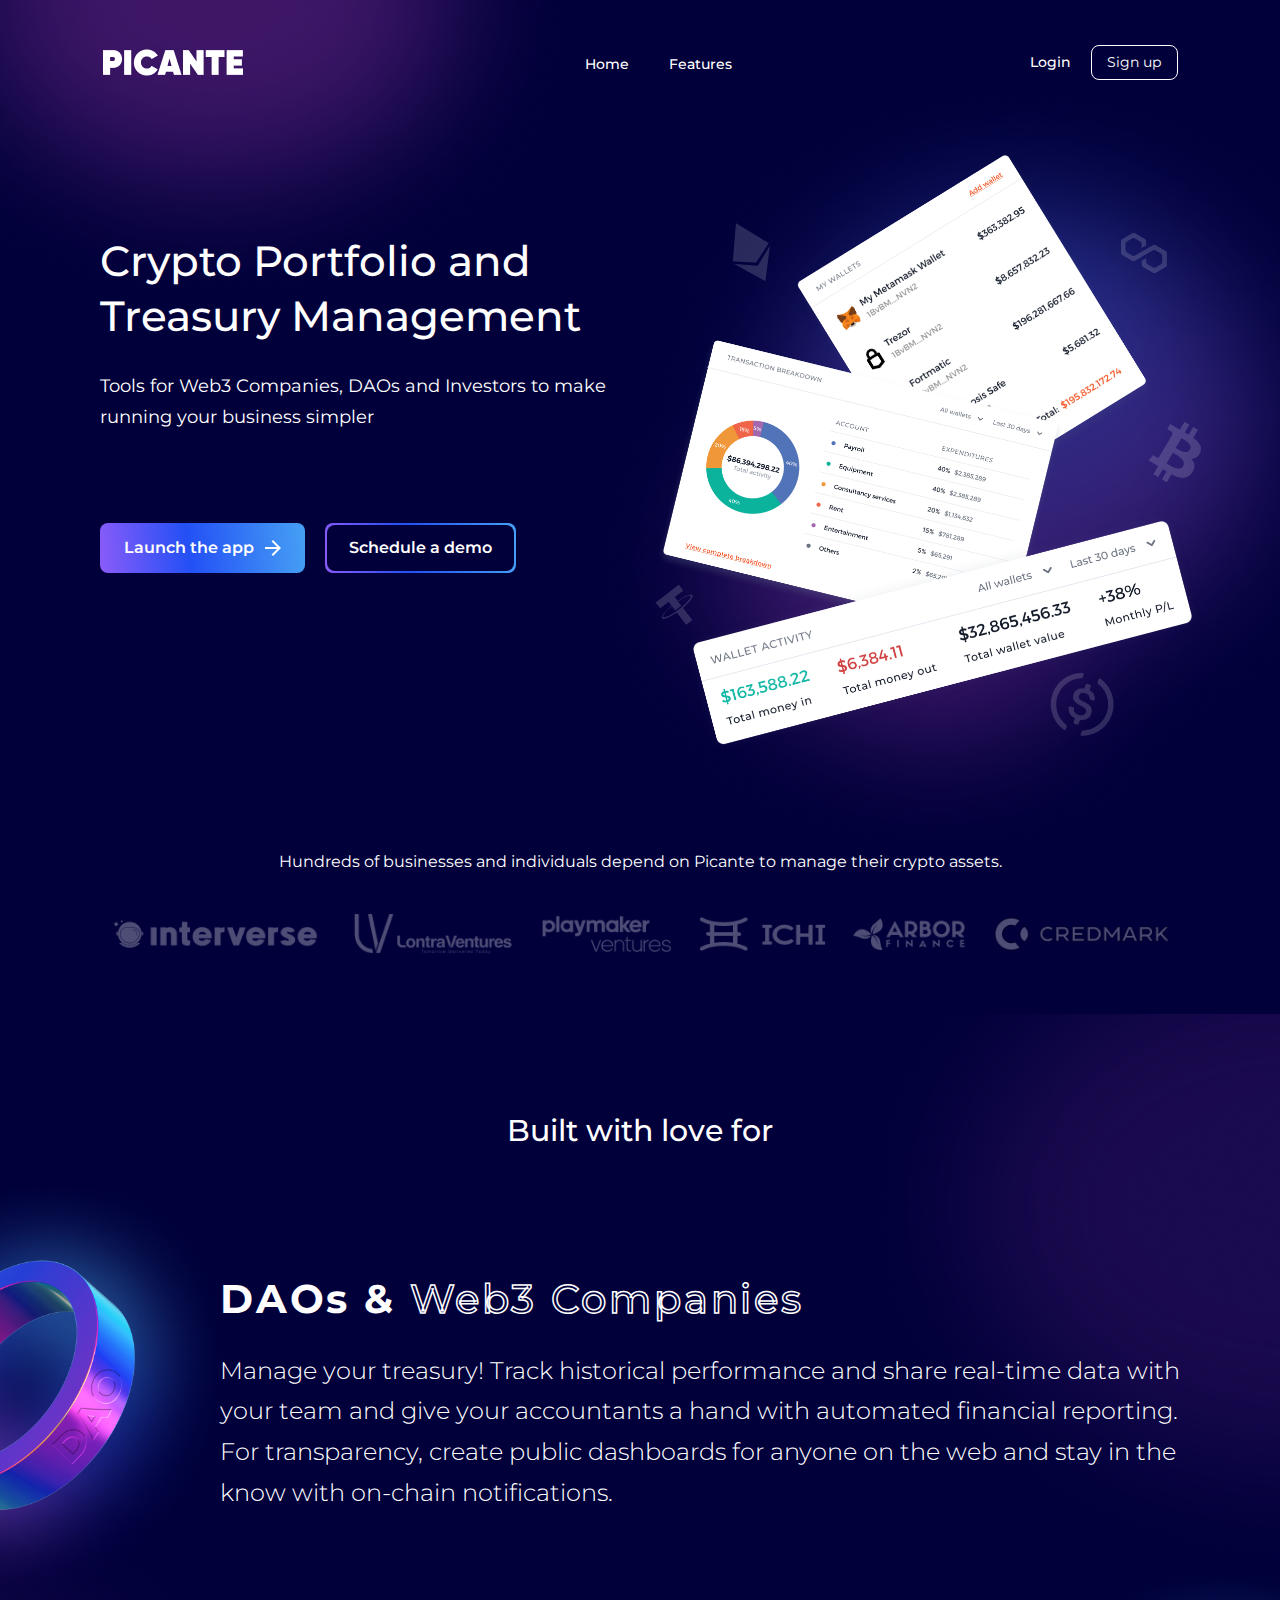
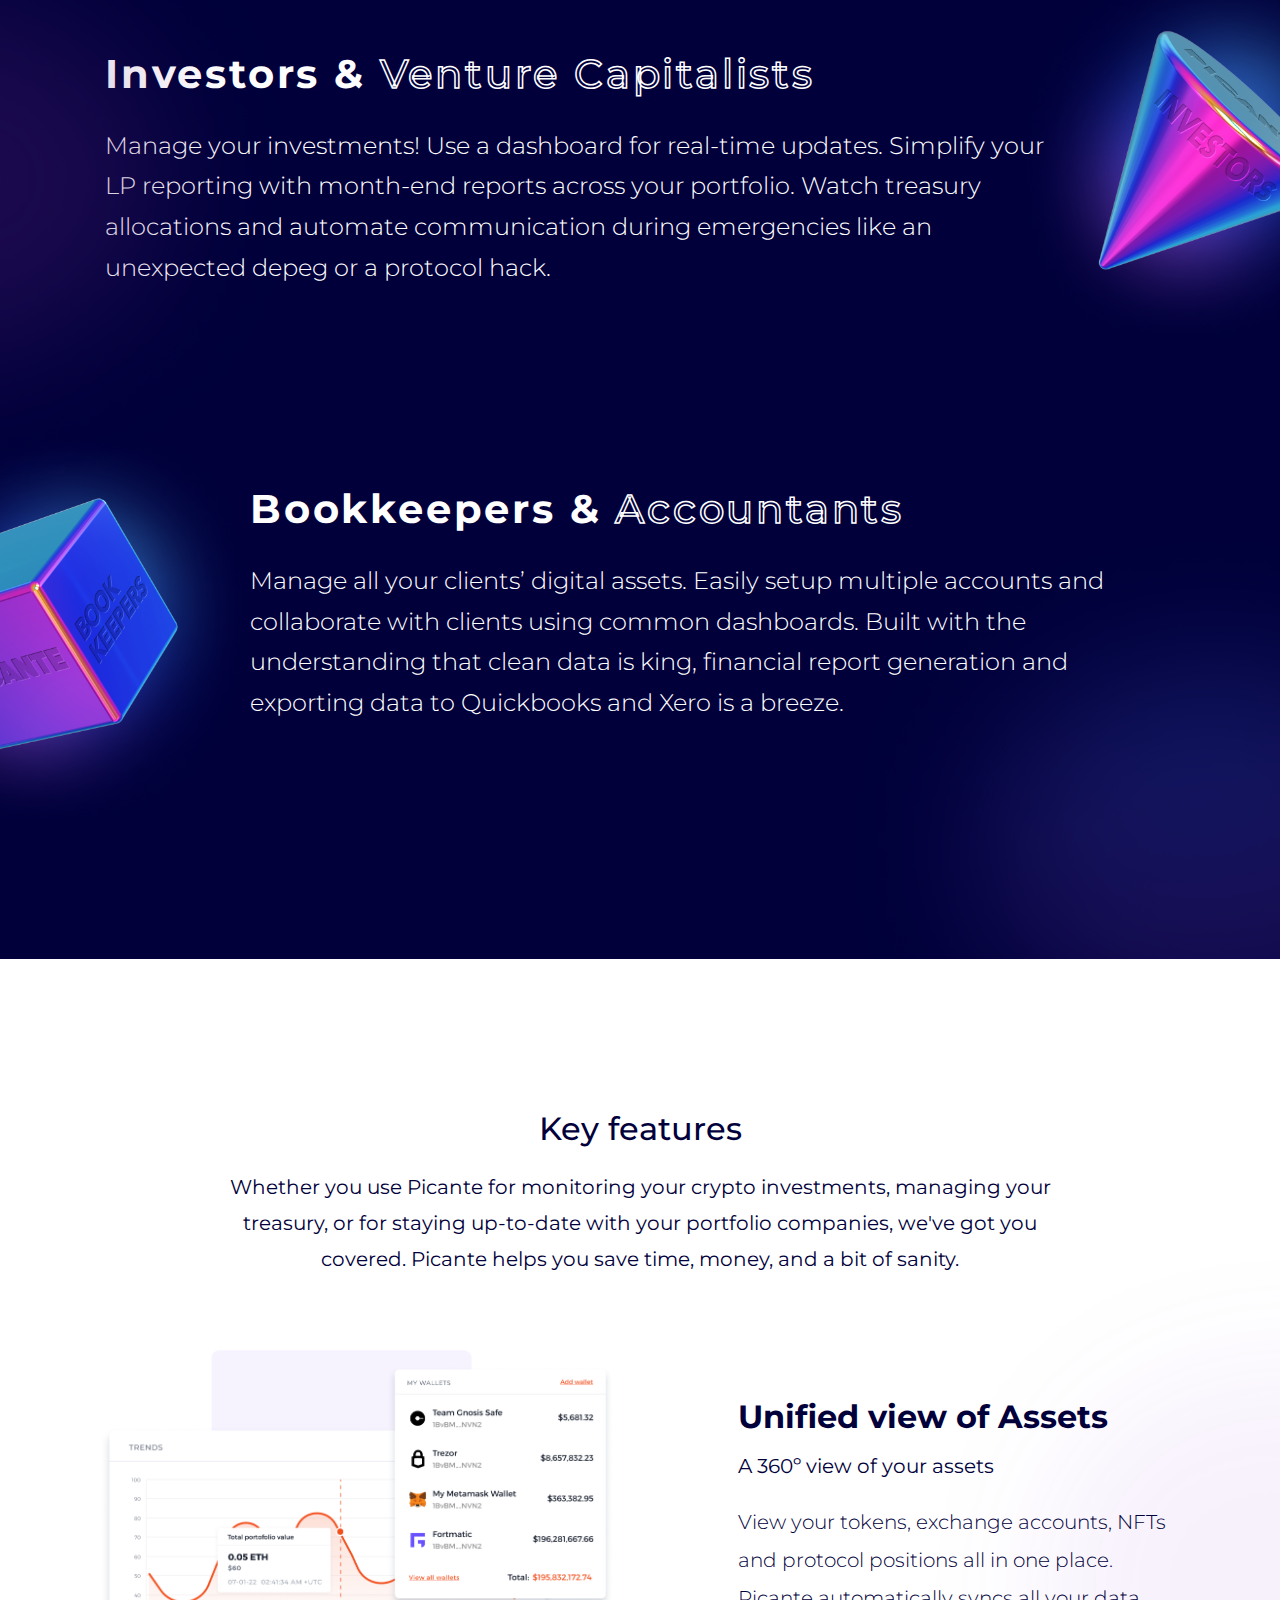
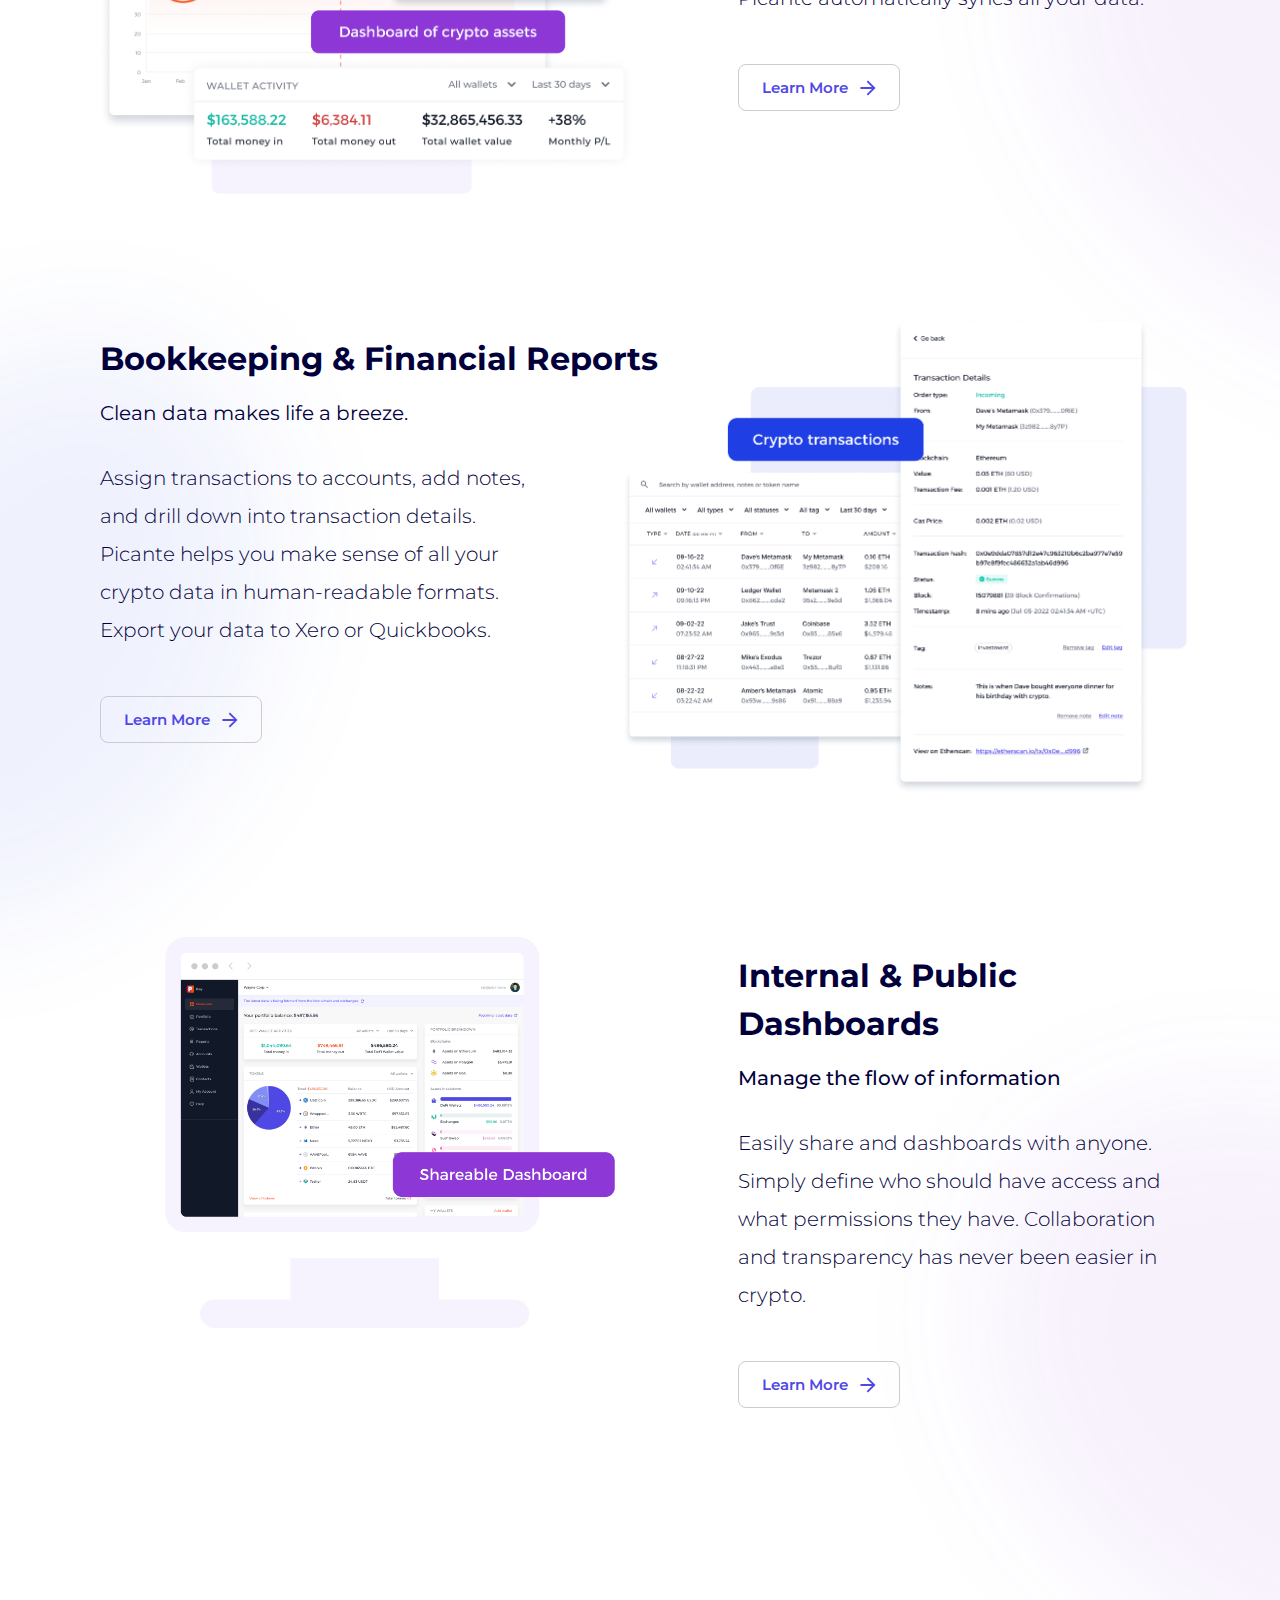
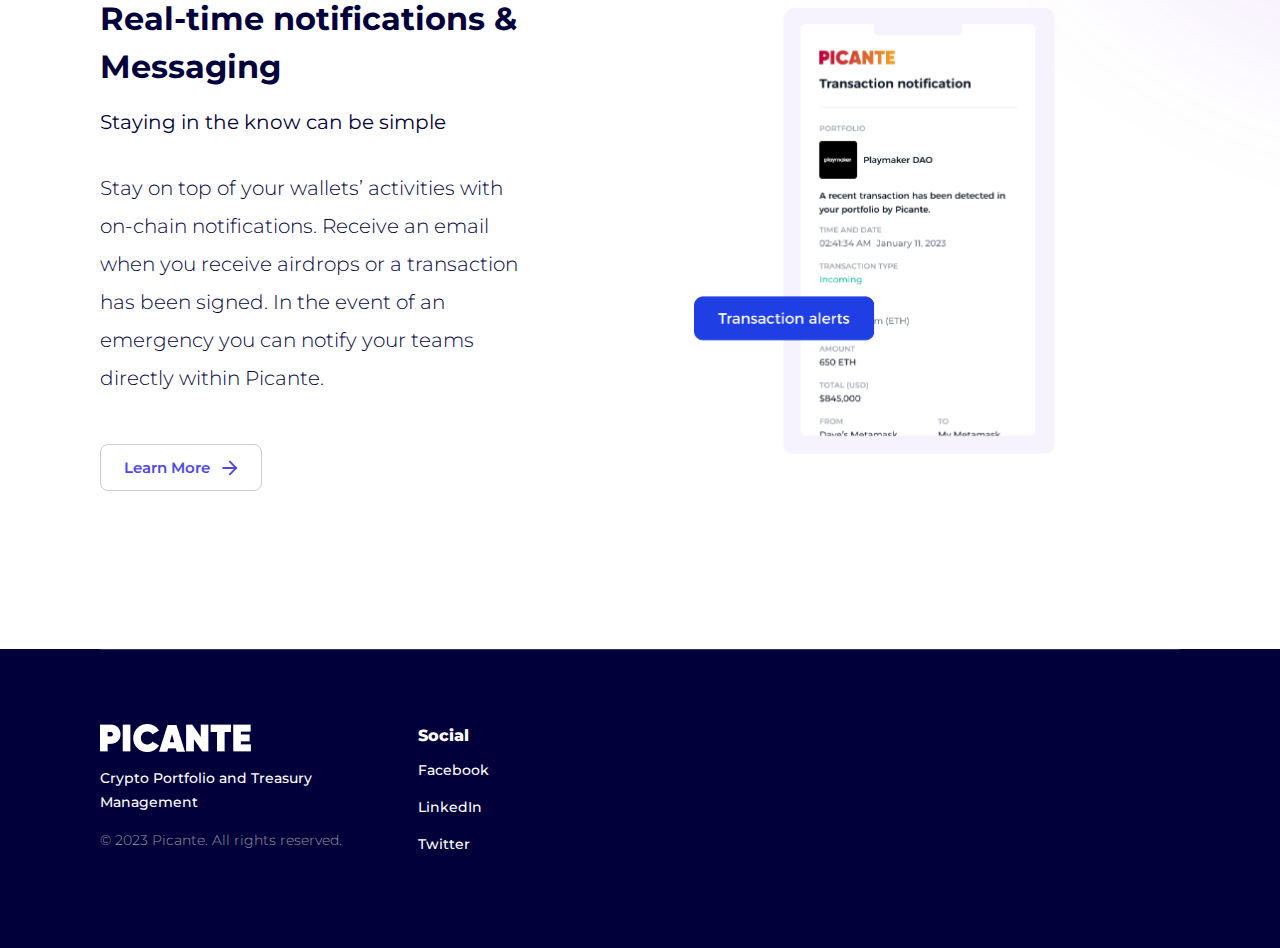
<file: index.html>
<!DOCTYPE html>
<html class="no-js" lang="en">
    <head>
        <meta charset="utf-8">
        <meta name="viewport" content="width=device-width, initial-scale=1">
        <meta http-equiv="X-UA-Compatible" content="IE=edge" />
        <meta name="robots" content="noindex, follow" />
        <meta content="PICANTE" property="og:title" key="og:title" />
        <meta content="PICANTE" name="twitter:title" key="twitter:title" />
        <meta name="description" content="Portfolio tracking, bookkeeping and accounting for your crypto assets." />        
        <meta property="og:image" content="assets/images/og-image-picante.png" />
        <link rel="apple-touch-icon" sizes="57x57" href="assets/favicon/apple-icon-57x57.png">
        <link rel="apple-touch-icon" sizes="60x60" href="assets/favicon/apple-icon-60x60.png">
        <link rel="apple-touch-icon" sizes="72x72" href="assets/favicon/apple-icon-72x72.png">
        <link rel="apple-touch-icon" sizes="76x76" href="assets/favicon/apple-icon-76x76.png">
        <link rel="apple-touch-icon" sizes="114x114" href="assets/favicon/apple-icon-114x114.png">
        <link rel="apple-touch-icon" sizes="120x120" href="assets/favicon/apple-icon-120x120.png">
        <link rel="apple-touch-icon" sizes="144x144" href="assets/favicon/apple-icon-144x144.png">
        <link rel="apple-touch-icon" sizes="152x152" href="assets/favicon/apple-icon-152x152.png">
        <link rel="apple-touch-icon" sizes="180x180" href="assets/favicon/apple-icon-180x180.png">
        <link rel="icon" type="image/png" sizes="192x192"  href="assets/favicon/android-icon-192x192.png">
        <link rel="icon" type="image/png" sizes="32x32" href="assets/favicon/favicon-32x32.png">
        <link rel="icon" type="image/png" sizes="96x96" href="assets/favicon/favicon-96x96.png">
        <link rel="icon" type="image/png" sizes="16x16" href="assets/favicon/favicon-16x16.png">
        <link rel="manifest" href="/manifest.json"> 
        <meta name="msapplication-TileColor" content="#ffffff">
        <meta name="msapplication-TileImage" content="assets/favicon/ms-icon-144x144.png">
        <meta name="theme-color" content="#ffffff">

        <title>Picante - Portfolio tracking, bookkeeping and accounting for your crypto assets.</title>

        <!-- BEGIN: CSS -->

        <!-- Bootstrap Css -->
        <link rel="stylesheet" href="assets/css/bootstrap.css">

        <!-- Animate Css -->
        <link rel="stylesheet" href="assets/css/animate.css">

        <!-- Fontawesome Css -->
        <link rel="stylesheet" href="assets/css/fontawesome-all.css">

        <!-- Owl Carouesl Css -->
        <link rel="stylesheet" href="assets/css/owl.theme.default.min.css">
        <link rel="stylesheet" href="assets/css/owl.carousel.min.css">
        
        <!-- Mobile Menu css -->
        <link rel="stylesheet" href="assets/css/meanmenu.css">

        <!-- Style css -->
        <link rel="stylesheet" href="assets/css/main.css">

        <!-- Responsive css -->
        <link rel="stylesheet" href="assets/css/responsive.css">

        <!-- END: CSS -->

        <!-- BEGIN: Favicon -->
        <link rel="icon"  type="image/png" href="assets/images/favicon.png"> 
        <!-- END: Favicon -->
    </head>
    <body>

        <!-- BEGIN: Header Section -->
        <header class="header01">
            <div class="container">
                <div class="row">
                    <div class="col-lg-12">
                        <div class="headerInner">
                            <!-- Logo -->
                            <div class="logo">
                                <a href="index.html"><img src="assets/images/logo.png" alt="picante"/></a>
                            </div>
                            <!-- Logo -->
                            <!-- Nav Menu -->
                            <nav class="mainMenu d-none d-lg-block">
                                <ul class="sub-menu">
                                    <li><a href="https://picante.io">Home</a></li>
                                    <li class="menu-item-has-children">
                                        <a href="javascript:void(0);">Features</a>
                                        <ul class="sub-menu">
                                            <li class="heading">Features</li>
                                            <li><a href="dashboard.html">Unified view of assets</a></li>
                                            <li><a href="bookkeeping.html">Bookkeeping & Financial Reports</a></li>
                                            <li><a href="transparency.html">Internal & Public Dashboards</a></li>
                                            <li><a href="notifications.html">Real-time notifications & Messaging</a></li>
                                        </ul>
                                    </li>
                                    <!--<li><a href="javascript:void(0);">Pricing</a></li>
                                    <li><a href="javascript:void(0);">About us</a></li>
                                    <li><a href="javascript:void(0);">Careers</a></li>
                                    <li><a href="javascript:void(0);">Contact</a></li>-->
                                </ul>
                            </nav>
                            <!-- Nav Menu -->
                            <div class="accessNav d-none d-md-block">
                                <!-- Login Btn -->
                                <a class="loginBtn" href="https://app.picante.io/authentication/login/">Login</a>
                                <!-- Login Btn -->
                                <!-- Sign Up Btn -->
                                <a class="signupBtn" href="https://app.picante.io/authentication/register/">Sign up</a>
                                <!-- Sign Up Btn -->
                            </div>
                            <!-- Mobile Menu Btn -->
                            <a href="javascript:void(0)" class="menuBtn"><svg width="30" height="23" viewBox="0 0 30 23" xmlns="http://www.w3.org/2000/svg"><path d="M1.67578 1.03955H28.2663M13 11.0603H28.2663M1.67578 21.0811H28.2663" stroke="white" stroke-width="2" stroke-linecap="round" stroke-linejoin="round"/></svg></a>
                            <!-- Mobile Menu Btn -->
                        </div>
                    </div>
                </div>
            </div>
        </header>
        <header class="header01 header02 isSticky">
            <div class="container">
                <div class="row">
                    <div class="col-lg-12">
                        <div class="headerInner">
                            <!-- Logo -->
                            <div class="logo">
                                <a href="index.html"><img src="assets/images/logo.png" alt="picante"/></a>
                            </div>
                            <!-- Logo -->
                            <!-- Nav Menu -->
                            <nav class="mainMenu d-none d-lg-block">
                                <ul class="sub-menu">
                                    <li><a href="https://picante.io">Home</a></li>
                                    <li class="menu-item-has-children">
                                        <a href="javascript:void(0);">Features</a>
                                        <ul class="sub-menu">
                                            <li class="heading">Features</li>
                                            <li><a href="dashboard.html">Unified view of assets</a></li>
                                            <li><a href="bookkeeping.html">Bookkeeping & Financial Reports</a></li>
                                            <li><a href="transparency.html">Internal & Public Dashboards</a></li>
                                            <li><a href="notifications.html">Real-time notifications & Messaging</a></li>
                                        </ul>
                                    </li>
                                    <!--<li><a href="javascript:void(0);">Pricing</a></li>
                                    <li><a href="javascript:void(0);">About us</a></li>
                                    <li><a href="javascript:void(0);">Careers</a></li>
                                    <li><a href="javascript:void(0);">Contact</a></li>-->
                                </ul>
                            </nav>
                            <!-- Nav Menu -->
                            <div class="accessNav d-none d-md-block">
                                <!-- Login Btn -->
                                <a class="loginBtn" href="https://app.picante.io/authentication/login/">Login</a>
                                <!-- Login Btn -->
                                <!-- Sign Up Btn -->
                                <a class="signupBtn" href="https://app.picante.io/authentication/register/">Sign up</a>
                                <!-- Sign Up Btn -->
                            </div>
                            <!-- Mobile Menu Btn -->
                            <a href="javascript:void(0)" class="menuBtn"><svg width="30" height="23" viewBox="0 0 30 23" xmlns="http://www.w3.org/2000/svg"><path d="M1.67578 1.03955H28.2663M13 11.0603H28.2663M1.67578 21.0811H28.2663" stroke="white" stroke-width="2" stroke-linecap="round" stroke-linejoin="round"/></svg></a>
                            <!-- Mobile Menu Btn -->
                        </div>
                    </div>
                </div>
            </div>
        </header>
        <!-- mobile menu -->
        <div class="mobile_menu d-lg-none">
            <div class="topArea">
                <span>MENU</span>
                <a class="closeIcon" href="javascript:void(0)"><img src="assets/images/close.svg" alt="picante"></a>
            </div>
            <nav class="mobileMenu">
                <ul>
                    <li><a href="https://picante.io">Home</a></li>
                    <li><a href="dashboard.html">Unified view of assets</a></li>
                    <li><a href="bookkeeping.html">Bookkeeping & Financial Reports</a></li>
                    <li><a href="transparency.html">Internal & Public Dashboards</a></li>
                    <li><a href="notifications.html">Real-time notifications & Messaging</a></li>
                </ul>
            </nav>
            <div class="bottom_area">
              <a href="#"><span>Launch app</span></a>
            </div>
        </div>
        <!-- END: Header Section -->

        <!-- BEGIN: Hero Section -->
        <section class="heroSection" style="background-image: url(assets/images/home/1.png);">
            <div class="container">
                <div class="row">
                    <div class="col-lg-6">
                        <div class="bannerContent">
                            <h2>Crypto Portfolio and Treasury Management</h2>
                            <p>Tools for Web3 Companies, DAOs and Investors to make running your business simpler</p>
                            <div class="bannerBtn">
                                <a href="#">
                                    <span>
                                    Launch the app
                                    <svg width="16" height="16" viewBox="0 0 16 16" fill="#fff" xmlns="http://www.w3.org/2000/svg"><path d="M8 0L6.59 1.41L12.17 7H0V9H12.17L6.59 14.59L8 16L16 8L8 0Z"/></svg>
                                    </span>
                                </a>
                                <a href="#">
                                    <span>Schedule a demo</span>
                                </a>
                            </div>
                        </div>
                    </div>
                    <div class="col-lg-6">
                        <div class="bannerThumb">
                            <img src="assets/images/home/2.png" alt="picante">
                            <img class="bg" src="assets/images/home/3.png" alt="picante">
                        </div>
                    </div>
                </div>
            </div>
        </section>
        <!-- END: Hero Section -->

        <!-- BEGIN: Clients Logo Section -->
        <section class="clientsSection">
            <div class="container">
                <div class="row">
                    <div class="col-lg-12 text-center">
                        <p>Hundreds of businesses and individuals depend on Picante to manage their crypto assets.</p>
                        <ul class="clientsLogo">
                            <li><a href="javascript:void(0);"><img src="assets/images/home/logo/1.png" alt="picante"></a></li>
                            <li><a href="javascript:void(0);"><img src="assets/images/home/logo/2.png" alt="picante"></a></li>
                            <li><a href="javascript:void(0);"><img src="assets/images/home/logo/3.png" alt="picante"></a></li>
                            <li><a href="javascript:void(0);"><img src="assets/images/home/logo/4.png" alt="picante"></a></li>
                            <li><a href="javascript:void(0);"><img src="assets/images/home/logo/5.png" alt="picante"></a></li>
                            <li><a href="javascript:void(0);"><img src="assets/images/home/logo/6.png" alt="picante"></a></li>
                        </ul>
                    </div>
                </div>
            </div>
        </section>
        <!-- END: Clients Logo Section -->

        <!-- BEGIN:  Section -->
        <section class="ctaSection01" style="background-image: url(assets/images/home/7.png);">
            <!-- Layer 01 Image -->
            <div class="layerThumb">
                <img src="assets/images/home/4.png" alt="picante">
            </div>
            <!-- Layer 01 Image -->
            <!-- Layer 02 Image -->
            <div class="layerThumb02">
                <img src="assets/images/home/5.png" alt="picante">
            </div>
            <!-- Layer 02 Image -->
            <!-- Layer 03 Image -->
            <div class="layerThumb03">
                <img src="assets/images/home/6.png" alt="picante">
            </div>
            <!-- Layer 03 Image -->
            <div class="container">
                <div class="row">
                    <div class="col-lg-12">
                        <h3>Built with love for</h3>
                        <div class="ctaCon01 cmCon">
                            <h2 class="secTitle">DAOs & <span>Web3 Companies</span></h2>
                            <p>
                                Manage your treasury! Track historical performance and share real-time data with your team and give your accountants a hand with automated financial reporting. For transparency, create public dashboards for anyone on the web and stay in the know with on-chain notifications.
                            </p>
                        </div>
                        <div class="ctaCon02 cmCon">
                            <h2 class="secTitle">Investors & <span>Venture Capitalists</span></h2>
                            <p>
                                Manage your investments! Use a dashboard for real-time updates. Simplify your LP reporting with month-end reports across your portfolio. Watch treasury allocations and automate communication during emergencies like an unexpected depeg or a protocol hack.
                            </p>
                        </div>
                        <div class="ctaCon03 cmCon">
                            <h2 class="secTitle">Bookkeepers & <span>Accountants</span></h2>
                            <p>
                                Manage all your clients’ digital assets. Easily setup multiple accounts and collaborate with clients using common dashboards. Built with the understanding that clean data is king, financial report generation and exporting data to Quickbooks and Xero is a breeze.
                            </p>
                        </div>
                    </div>
                </div>
            </div>
        </section>
        <!-- END:  Section -->

        <!-- BEGIN: Feature Section -->
        <section class="featureSection01">
            <!-- Layer 01 Image -->
            <div class="layerThumb04">
                <img src="assets/images/home/16.png" alt="picante">
            </div>
            <!-- Layer 01 Image -->
            <!-- Layer 02 Image -->
            <div class="layerThumb05">
                <img src="assets/images/home/17.png" alt="picante">
            </div>
            <!-- Layer 02 Image -->
            <!-- Layer 03 Image -->
            <div class="layerThumb06">
                <img src="assets/images/home/18.png" alt="picante">
            </div>
            <!-- Layer 03 Image -->
            <div class="container">
                <div class="row">
                    <div class="col-lg-12 text-center">
                        <h3>Key features</h3>
                        <p class="fs01Con">
                            Whether you use Picante for monitoring your crypto investments, managing your treasury, or for staying up-to-date with your portfolio companies, we've got you covered. Picante helps you save time, money, and a bit of sanity.
                        </p>
                    </div>
                </div>
                <div class="row">
                    <div class="col-lg-7">
                        <div class="fImage01">
                            <img src="assets/images/home/9.png" alt="picante">
                        </div>
                    </div>
                    <div class="col-lg-5">
                        <div class="flCon">
                            <h4>Unified view of Assets</h4>
                            <h5>A 360º view of your assets</h5>
                            <p>View your tokens, exchange accounts, NFTs and protocol positions all in one place. Picante automatically syncs all your data.</p>
                            <a class="picanteBtn" href="#">
                                Learn More
                                <svg width="16" height="17" viewBox="0 0 16 17" fill="#5048E5" xmlns="http://www.w3.org/2000/svg"><path d="M8 0.5L6.59 1.91L12.17 7.5H0V9.5H12.17L6.59 15.09L8 16.5L16 8.5L8 0.5Z"/></svg>
                            </a>
                        </div>
                    </div>
                </div>
                <div class="row flGap">
                    <div class="col-lg-5">
                        <div class="flCon flCon02">
                            <h4>Bookkeeping & Financial Reports</h4>
                            <h5>Clean data makes life a breeze. </h5>
                            <p>Assign transactions to accounts, add notes, and drill down into transaction details. Picante helps you make sense of all your crypto data in human-readable formats. Export your data to Xero or Quickbooks.</p>
                            <a class="picanteBtn" href="#">
                                Learn More
                                <svg width="16" height="17" viewBox="0 0 16 17" fill="#5048E5" xmlns="http://www.w3.org/2000/svg"><path d="M8 0.5L6.59 1.91L12.17 7.5H0V9.5H12.17L6.59 15.09L8 16.5L16 8.5L8 0.5Z"/></svg>
                            </a>
                        </div>
                    </div>
                    <div class="col-lg-7 imgOrder">
                        <div class="fImage02">
                            <img src="assets/images/home/10.png" alt="picante">
                        </div>
                    </div>
                </div>
                <div class="row flGap02">
                    <div class="col-lg-7 imgOrder">
                        <div class="fImage03">
                            <img src="assets/images/home/11.png" alt="picante">
                        </div>
                    </div>
                    <div class="col-lg-5">
                        <div class="flCon flCon03">
                            <h4>Internal & Public Dashboards</h4>
                            <h5>Manage the flow of information</h5>
                            <p>Easily share and dashboards with anyone. Simply define who should have access and what permissions they have. Collaboration and transparency has never been easier in crypto.</p>
                            <a class="picanteBtn" href="#">
                                Learn More
                                <svg width="16" height="17" viewBox="0 0 16 17" fill="#5048E5" xmlns="http://www.w3.org/2000/svg"><path d="M8 0.5L6.59 1.91L12.17 7.5H0V9.5H12.17L6.59 15.09L8 16.5L16 8.5L8 0.5Z"/></svg>
                            </a>
                        </div>
                    </div>
                </div>
                <div class="row">
                    <div class="col-lg-5">
                        <div class="flCon flCon04">
                            <h4>Real-time notifications & Messaging</h4>
                            <h5>Staying in the know can be simple</h5>
                            <p>Stay on top of your wallets’ activities with on-chain notifications. Receive an email when you receive airdrops or a transaction has been signed. In the event of an emergency you can notify your teams directly within Picante.</p>
                            <a class="picanteBtn" href="#">
                                Learn More
                                <svg width="16" height="17" viewBox="0 0 16 17" fill="#5048E5" xmlns="http://www.w3.org/2000/svg"><path d="M8 0.5L6.59 1.91L12.17 7.5H0V9.5H12.17L6.59 15.09L8 16.5L16 8.5L8 0.5Z"/></svg>
                            </a>
                        </div>
                    </div>
                    <div class="col-lg-7 imgOrder">
                        <div class="fImage04">
                            <img src="assets/images/home/12.png" alt="picante">
                        </div>
                    </div>
                </div>
            </div>
        </section>
        <!-- END: Feature Section -->

        <!-- BEGIN: Testimonial Section -->
        <!--<section class="testimonialSection">
            <div class="container">
                <div class="row tsrow">
                    <div class="col-lg-12">-->
                        <!-- Nav Item  -->
                        <!--<div class="testNav">
                            <a href="javascript:void(0);" class="prevArrow tsNav">
                                <svg width="40" height="40" viewBox="0 0 40 40" xmlns="http://www.w3.org/2000/svg"><path d="M15.9507 9.88379L5.83398 20.0005L15.9507 30.1171" stroke="white" stroke-width="2.5" stroke-miterlimit="10" stroke-linecap="round" stroke-linejoin="round"/><path d="M34.1662 20H6.11621" stroke="white" stroke-width="2.5" stroke-miterlimit="10" stroke-linecap="round" stroke-linejoin="round"/></svg>
                            </a>
                            <a href="javascript:void(0);" class="nextArrow tsNav">
                                <svg width="40" height="40" viewBox="0 0 40 40" xmlns="http://www.w3.org/2000/svg"><path d="M24.0498 9.88379L34.1665 20.0005L24.0498 30.1171" stroke="white" stroke-width="2.5" stroke-miterlimit="10" stroke-linecap="round" stroke-linejoin="round"/><path d="M5.83301 20H33.883" stroke="white" stroke-width="2.5" stroke-miterlimit="10" stroke-linecap="round" stroke-linejoin="round"/></svg>
                            </a>
                        </div>-->
                        <!-- Nav Item  -->
                        <!--<div class="testimonialSlider owl-carousel">
                            <div class="row">
                                <div class="col-lg-8">
                                    <div class="testimonialContent">
                                        <h2>“Effortless tracking, a crypto game-changer.”</h2>
                                        <h5>Jonah Lau</h5>
                                        <span>Former VP of Product, Crypto.com</span>
                                        <div class="quotation">
                                            <img src="assets/images/home/quote.png" alt="picante">
                                            Once we started with Picante, we finally felt like we had control. Notifications, a newer feature, were also a game changer. Knowing when money flows in and out of our safes keeps everyone in the loop, in real-time. Incredible.
                                        </div>
                                    </div>
                                </div>
                                <div class="col-lg-4 tsCol">
                                    <div class="tsThumb">
                                        <img src="assets/images/home/13.png" alt="picante">
                                    </div>
                                </div>
                            </div>
                            <div class="row">
                                <div class="col-lg-8">
                                    <div class="testimonialContent">
                                        <h2>“Immigo Consultan is highly recommended”</h2>
                                        <h5>Henry Morgan</h5>
                                        <span>Former Sr. Consultant, Crypto.com</span>
                                        <div class="quotation">
                                            <img src="assets/images/home/quote.png" alt="picante">
                                            Lorem Ipsum is simply dummy text of the printing and typesetting industry. Lorem Ipsum has been the industry's standard dummy text ever since the 1500s, when an known printer took a galley of type and scrambled.
                                        </div>
                                    </div>
                                </div>
                                <div class="col-lg-4 tsCol">
                                    <div class="tsThumb">
                                        <img src="assets/images/home/13.png" alt="picante">
                                    </div>
                                </div>
                            </div>
                        </div>
                    </div>
                </div>
            </div>
        </section>-->
        <!-- END: Testimonial Section -->

        <!-- BEGIN: Footer Section -->
        <footer class="footer">
            <div class="container">
                <div class="row">
                    <div class="col-lg-12"><div class="fbr"></div></div>
                </div>
                <div class="row">
                    <div class="col-lg-4 col-md-6">
                        <aside class="aboutWidget">
                            <a href="index.html"><img src="assets/images/flogo.png" alt="picante"></a>
                            <p>Crypto Portfolio and Treasury Management</p>
                        </aside>
                    </div>
                    <!-- <div class="col-lg-2 col-md-2">
                        <aside class="widget mleft27">
                            <h3 class="widgetTitle">Company</h3>
                            <ul class="menu">
                                <li><a href="javascript:void(0);">Home</a></li>
                                <li><a href="javascript:void(0);">Product</a></li>
                                <li><a href="javascript:void(0);">Pricing</a></li>
                                <li><a href="javascript:void(0);">Team</a></li>
                                <li><a href="javascript:void(0);">Careers</a></li>
                                <li><a href="javascript:void(0);">Contact</a></li>
                            </ul>
                        </aside>
                    </div> -->
                    <div class="col-lg-2 col-md-2">
                        <aside class="widget mleft50">
                            <h3 class="widgetTitle">Social</h3>
                            <ul class="menu">
                                <li><a target="_blank" href="https://www.facebook.com/picante.io">Facebook</a></li>
                                <li><a target="_blank" href="https://www.linkedin.com/company/picanteio/">LinkedIn</a></li>
                                <li><a target="_blank" href="https://twitter.com/picanteio">Twitter</a></li>
                            </ul>
                        </aside>
                    </div>
                    <!--<div class="col-lg-2 col-md-2">
                        <aside class="widget mleft65">
                            <h3 class="widgetTitle">Legal</h3>
                            <ul class="menu">
                                <li><a href="javascript:void(0);">Terms of use</a></li>
                                <li><a href="javascript:void(0);">Privacy</a></li>
                            </ul>
                        </aside>
                    </div>-->
                </div>
                <div class="row">
                    <div class="col-lg-12">
                        <div class="copyright">© 2023 Picante. All rights reserved.</div>
                    </div>
                </div>
            </div>
        </footer>
        <!-- END: Footer Section -->

        <!-- BEGIN: JS -->

        <!-- Jquery js -->
        <script src="assets/js/jquery.js"></script>

        <!-- Bootstrap js -->
        <script src="assets/js/bootstrap.min.js"></script>

        <!-- Owl Carousel js -->
        <script src="assets/js/owl.carousel.min.js"></script>

        <!-- Mobile Menu js -->
        <script src="assets/js/meanmenu.js"></script>
        
        <!-- Custome Js -->
        <script src="assets/js/theme.js"></script>
        <!-- END: JS -->
    </body>
</html>
</file>
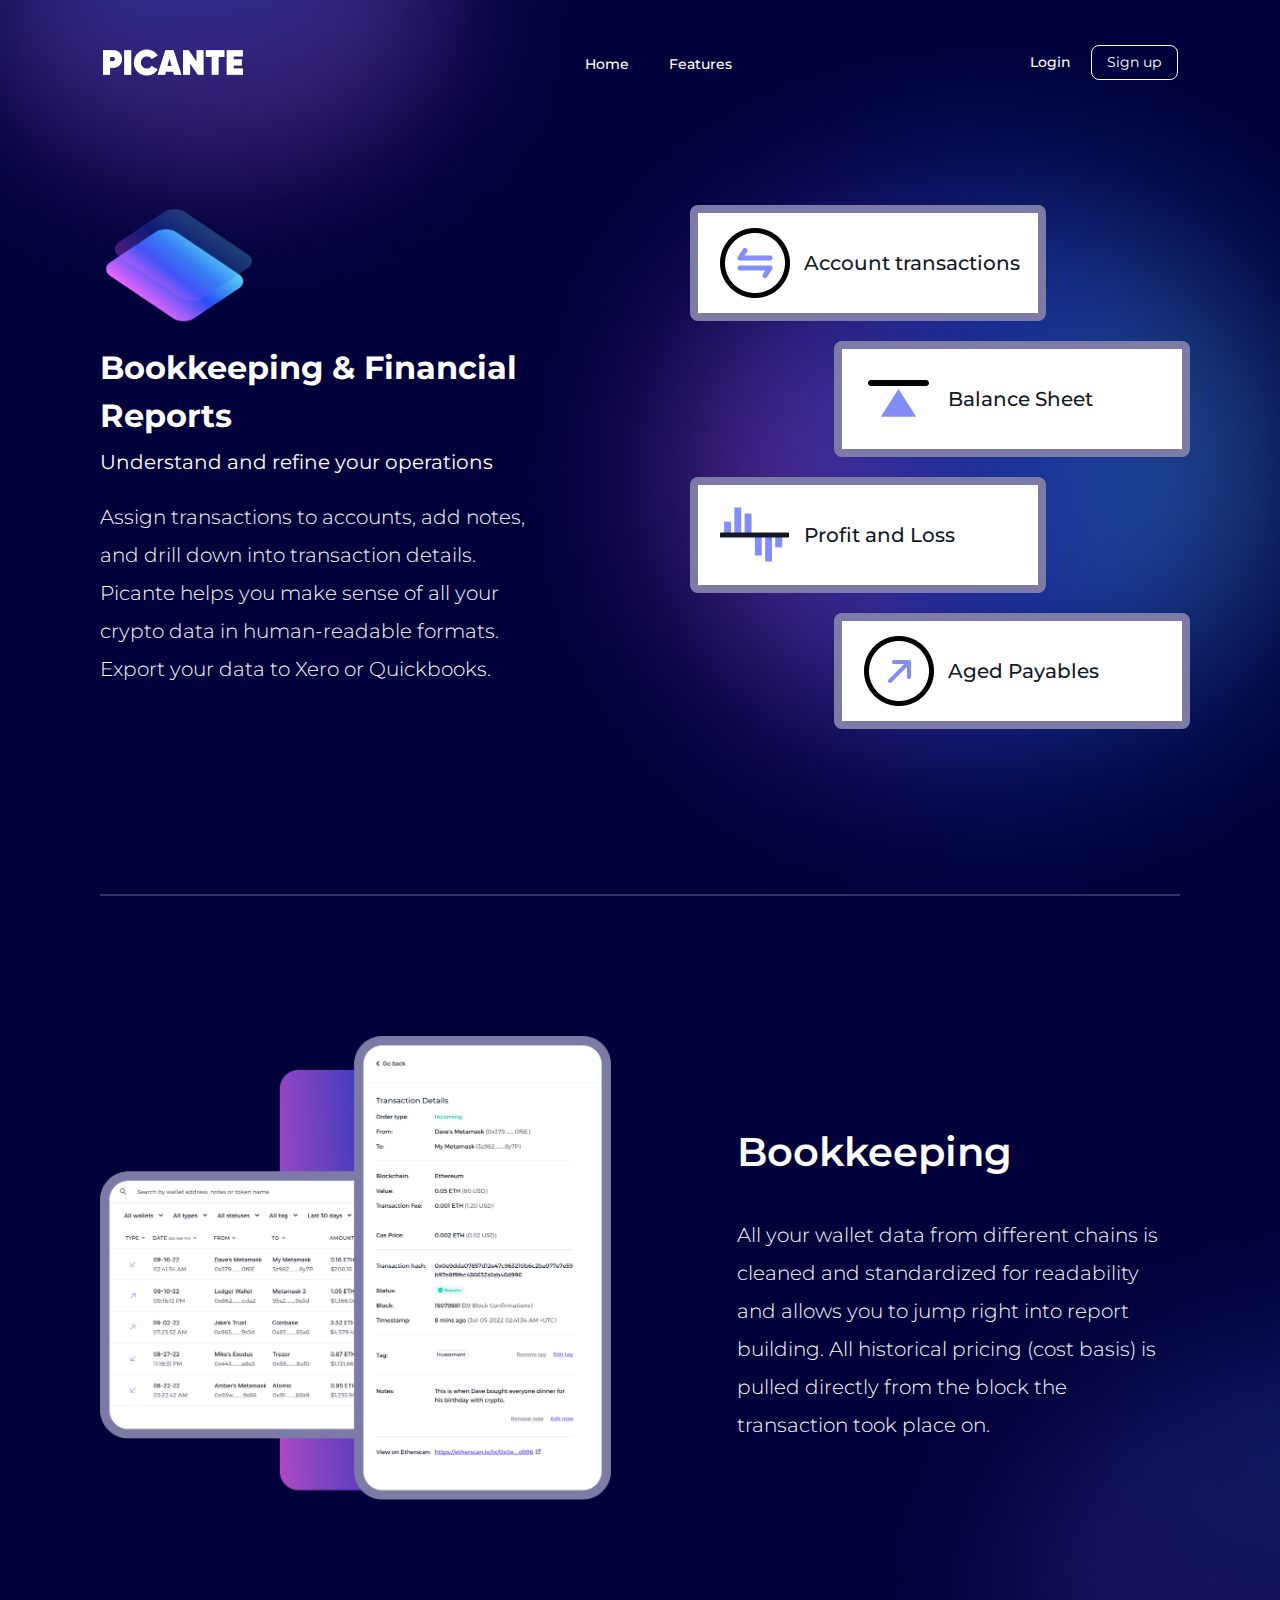
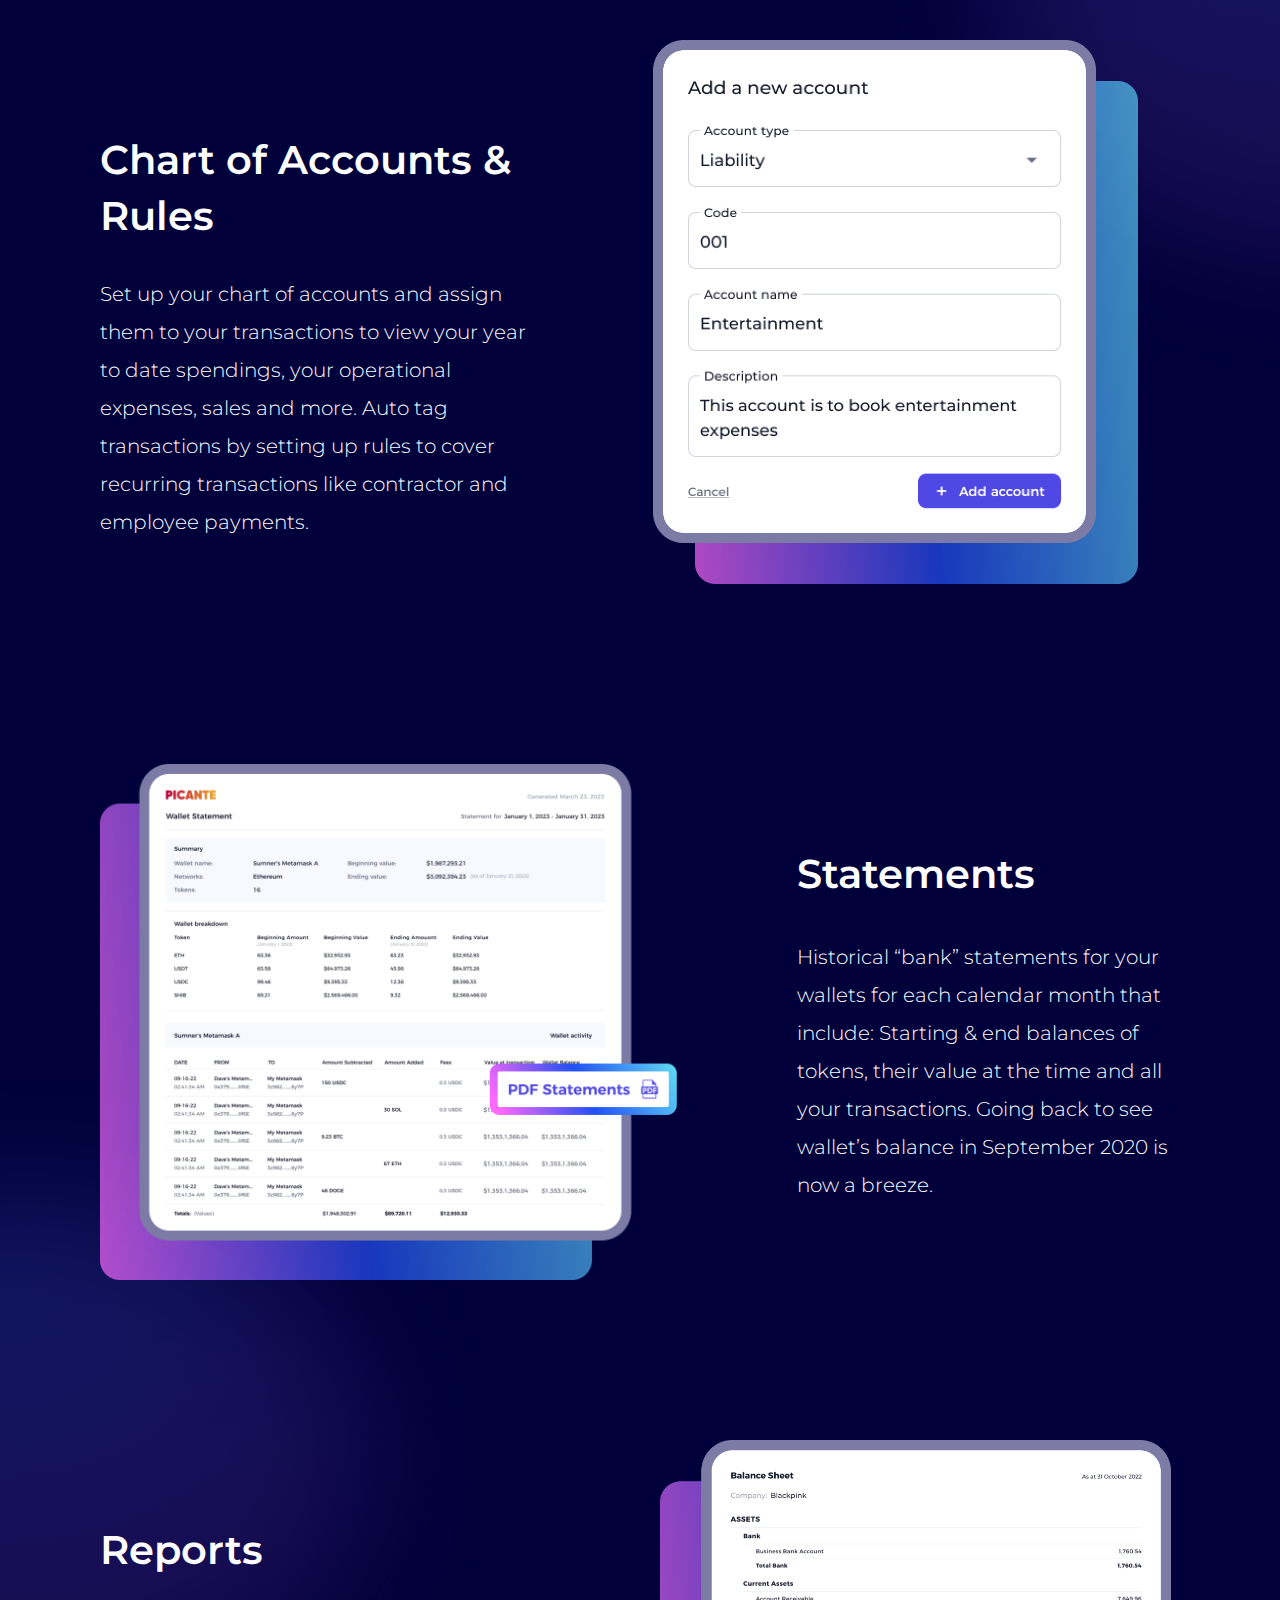
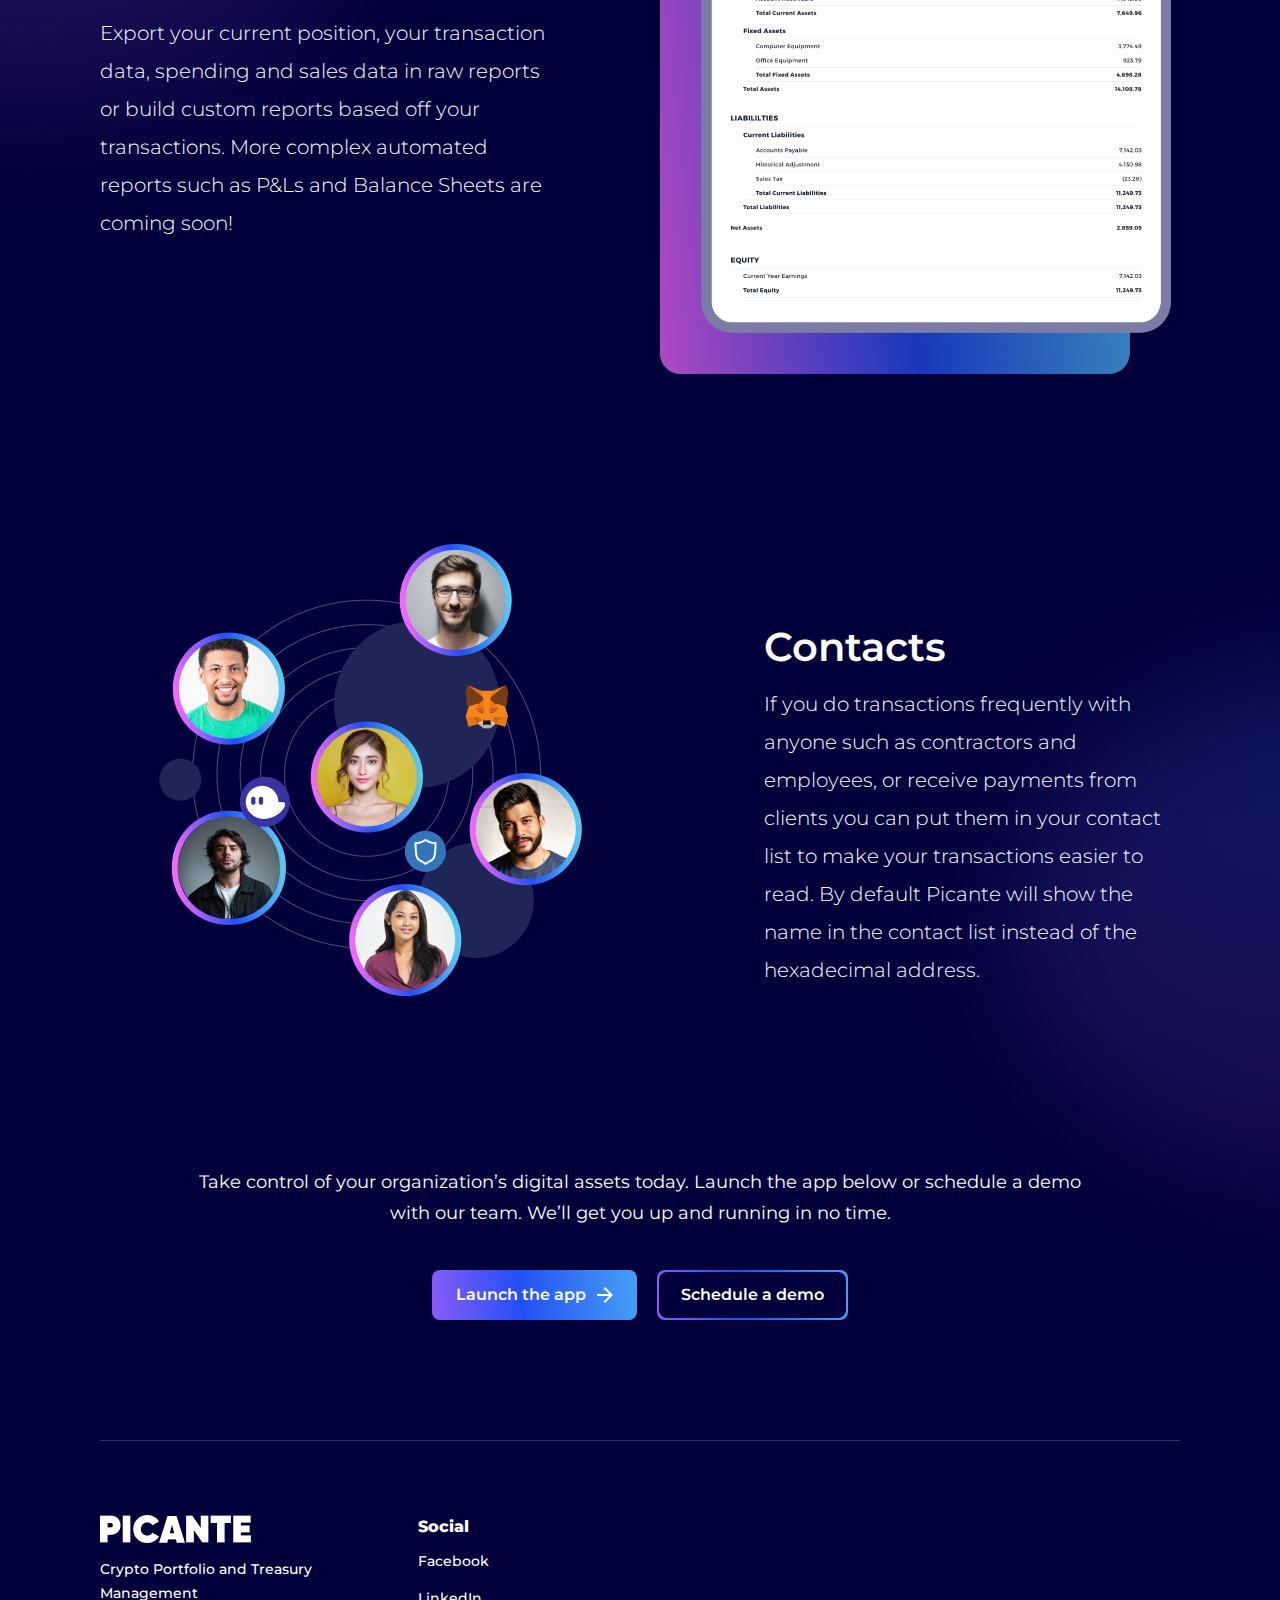
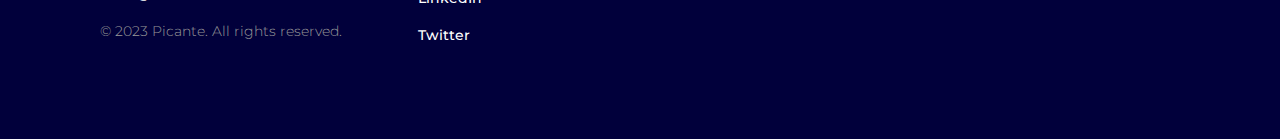
<file: bookkeeping.html>
<!DOCTYPE html>
<html class="no-js" lang="en">
    <head>
        <meta charset="utf-8">
        <meta name="viewport" content="width=device-width, initial-scale=1">
        <meta http-equiv="X-UA-Compatible" content="IE=edge" />
        <meta name="robots" content="noindex, follow" />
        <meta content="PICANTE" property="og:title" key="og:title" />
        <meta content="PICANTE" name="twitter:title" key="twitter:title" />
        <meta name="description" content="Portfolio tracking, bookkeeping and accounting for your crypto assets." />        
        <meta property="og:image" content="https://picante.io/assets/images/og-image-picante.png" />
        <link rel="apple-touch-icon" sizes="57x57" href="assets/favicon/apple-icon-57x57.png">
        <link rel="apple-touch-icon" sizes="60x60" href="assets/favicon/apple-icon-60x60.png">
        <link rel="apple-touch-icon" sizes="72x72" href="assets/favicon/apple-icon-72x72.png">
        <link rel="apple-touch-icon" sizes="76x76" href="assets/favicon/apple-icon-76x76.png">
        <link rel="apple-touch-icon" sizes="114x114" href="assets/favicon/apple-icon-114x114.png">
        <link rel="apple-touch-icon" sizes="120x120" href="assets/favicon/apple-icon-120x120.png">
        <link rel="apple-touch-icon" sizes="144x144" href="assets/favicon/apple-icon-144x144.png">
        <link rel="apple-touch-icon" sizes="152x152" href="assets/favicon/apple-icon-152x152.png">
        <link rel="apple-touch-icon" sizes="180x180" href="assets/favicon/apple-icon-180x180.png">
        <link rel="icon" type="image/png" sizes="192x192"  href="assets/favicon/android-icon-192x192.png">
        <link rel="icon" type="image/png" sizes="32x32" href="assets/favicon/favicon-32x32.png">
        <link rel="icon" type="image/png" sizes="96x96" href="assets/favicon/favicon-96x96.png">
        <link rel="icon" type="image/png" sizes="16x16" href="assets/favicon/favicon-16x16.png">
        <link rel="manifest" href="/manifest.json">
        <meta name="msapplication-TileColor" content="#ffffff">
        <meta name="msapplication-TileImage" content="assets/favicon/ms-icon-144x144.png">
        <link rel="manifest" href="/manifest.json">
        <meta name="msapplication-TileColor" content="#ffffff">
        <meta name="msapplication-TileImage" content="https://picante.io/assets/favicon/ms-icon-144x144.png">
        <meta name="theme-color" content="#ffffff">

        <title>Picante - Portfolio tracking, bookkeeping and accounting for your crypto assets.</title>

        <!-- BEGIN: CSS -->

        <!-- Bootstrap Css -->
        <link rel="stylesheet" href="assets/css/bootstrap.css">

        <!-- Animate Css -->
        <link rel="stylesheet" href="assets/css/animate.css">

        <!-- Fontawesome Css -->
        <link rel="stylesheet" href="assets/css/fontawesome-all.css">

        <!-- Owl Carouesl Css -->
        <link rel="stylesheet" href="assets/css/owl.theme.default.min.css">
        <link rel="stylesheet" href="assets/css/owl.carousel.min.css">
        
        <!-- Mobile Menu css -->
        <link rel="stylesheet" href="assets/css/meanmenu.css">

        <!-- Style css -->
        <link rel="stylesheet" href="assets/css/main.css">

        <!-- Responsive css -->
        <link rel="stylesheet" href="assets/css/responsive.css">

        <!-- END: CSS -->

        <!-- BEGIN: Favicon -->
        <link rel="icon"  type="image/png" href="assets/images/favicon.png"> 
        <!-- END: Favicon -->
    </head>
    <body>

        <!-- BEGIN: Header Section -->
        <header class="header01">
            <div class="container">
                <div class="row">
                    <div class="col-lg-12">
                        <div class="headerInner">
                            <!-- Logo -->
                            <div class="logo">
                                <a href="index.html"><img src="assets/images/logo.png" alt="picante"/></a>
                            </div>
                            <!-- Logo -->
                            <!-- Nav Menu -->
                            <nav class="mainMenu d-none d-lg-block">
                                <ul class="sub-menu">
                                    <li><a href="https://picante.io">Home</a></li>
                                    <li class="menu-item-has-children">
                                        <a href="javascript:void(0);">Features</a>
                                        <ul class="sub-menu">
                                            <li class="heading">Features</li>
                                            <li><a href="dashboard.html">Unified view of assets</a></li>
                                            <li><a href="bookkeeping.html">Bookkeeping & Financial Reports</a></li>
                                            <li><a href="transparency.html">Internal & Public Dashboards</a></li>
                                            <li><a href="notifications.html">Real-time notifications & Messaging</a></li>
                                        </ul>
                                    </li>
                                    <!--<li><a href="javascript:void(0);">Pricing</a></li>
                                    <li><a href="javascript:void(0);">About us</a></li>
                                    <li><a href="javascript:void(0);">Careers</a></li>
                                    <li><a href="javascript:void(0);">Contact</a></li>-->
                                </ul>
                            </nav>
                            <!-- Nav Menu -->
                            <div class="accessNav d-none d-md-block">
                                <!-- Login Btn -->
                                <a class="loginBtn" href="https://app.picante.io/authentication/login/">Login</a>
                                <!-- Login Btn -->
                                <!-- Sign Up Btn -->
                                <a class="signupBtn" href="https://app.picante.io/authentication/register/">Sign up</a>
                                <!-- Sign Up Btn -->
                            </div>
                            <!-- Mobile Menu Btn -->
                            <a href="javascript:void(0)" class="menuBtn"><svg width="30" height="23" viewBox="0 0 30 23" xmlns="http://www.w3.org/2000/svg"><path d="M1.67578 1.03955H28.2663M13 11.0603H28.2663M1.67578 21.0811H28.2663" stroke="white" stroke-width="2" stroke-linecap="round" stroke-linejoin="round"/></svg></a>
                            <!-- Mobile Menu Btn -->
                        </div>
                    </div>
                </div>
            </div>
        </header>
        <header class="header01 header02 isSticky">
            <div class="container">
                <div class="row">
                    <div class="col-lg-12">
                        <div class="headerInner">
                            <!-- Logo -->
                            <div class="logo">
                                <a href="index.html"><img src="assets/images/logo.png" alt="picante"/></a>
                            </div>
                            <!-- Logo -->
                            <!-- Nav Menu -->
                            <nav class="mainMenu d-none d-lg-block">
                                <ul class="sub-menu">
                                    <li><a href="https://picante.io">Home</a></li>
                                    <li class="menu-item-has-children">
                                        <a href="javascript:void(0);">Features</a>
                                        <ul class="sub-menu">
                                            <li class="heading">Features</li>
                                            <li><a href="dashboard.html">Unified view of assets</a></li>
                                            <li><a href="bookkeeping.html">Bookkeeping & Financial Reports</a></li>
                                            <li><a href="transparency.html">Internal & Public Dashboards</a></li>
                                            <li><a href="notifications.html">Real-time notifications & Messaging</a></li>
                                        </ul>
                                    </li>
                                    <!--<li><a href="javascript:void(0);">Pricing</a></li>
                                    <li><a href="javascript:void(0);">About us</a></li>
                                    <li><a href="javascript:void(0);">Careers</a></li>
                                    <li><a href="javascript:void(0);">Contact</a></li>-->
                                </ul>
                            </nav>
                            <!-- Nav Menu -->
                            <div class="accessNav d-none d-md-block">
                                <!-- Login Btn -->
                                <a class="loginBtn" href="https://app.picante.io/authentication/login/">Login</a>
                                <!-- Login Btn -->
                                <!-- Sign Up Btn -->
                                <a class="signupBtn" href="https://app.picante.io/authentication/register/">Sign up</a>
                                <!-- Sign Up Btn -->
                            </div>
                            <!-- Mobile Menu Btn -->
                            <a href="javascript:void(0)" class="menuBtn"><svg width="30" height="23" viewBox="0 0 30 23" xmlns="http://www.w3.org/2000/svg"><path d="M1.67578 1.03955H28.2663M13 11.0603H28.2663M1.67578 21.0811H28.2663" stroke="white" stroke-width="2" stroke-linecap="round" stroke-linejoin="round"/></svg></a>
                            <!-- Mobile Menu Btn -->
                        </div>
                    </div>
                </div>
            </div>
        </header>
        <!-- mobile menu -->
        <div class="mobile_menu d-lg-none">
            <div class="topArea">
                <span>MENU</span>
                <a class="closeIcon" href="javascript:void(0)"><img src="assets/images/close.svg" alt="picante"></a>
            </div>
            <nav class="mobileMenu">
                <ul>
                    <li><a href="https://picante.io">Home</a></li>
                    <li><a href="dashboard.html">Unified view of assets</a></li>
                    <li><a href="bookkeeping.html">Bookkeeping & Financial Reports</a></li>
                    <li><a href="transparency.html">Internal & Public Dashboards</a></li>
                    <li><a href="notifications.html">Real-time notifications & Messaging</a></li>
                </ul>
            </nav>
            <div class="bottom_area">
              <a href="#"><span>Launch app</span></a>
            </div>
        </div>
        <!-- END: Header Section -->

        <!-- BEGIN: Hero Section -->
        <section class="pr02heroSection" style="background-image: url(assets/images/product1/3.png);">
            <div class="container">
                <div class="row">
                    <div class="col-lg-6">
                        <div class="bannerContent02">
                            <img src="assets/images/product2/1.png" alt="picante">
                            <h2>Bookkeeping & Financial Reports</h2>
                            <h5>Understand and refine your operations</h5>
                            <p>Assign transactions to accounts, add notes, and drill down into transaction details. Picante helps you make sense of all your crypto data in human-readable formats. Export your data to Xero or Quickbooks.</p>
                        </div>
                    </div>
                    <div class="col-lg-6 position-relative">
                        <div class="strBanerThumb02">
                            <img src="assets/images/product2/2.png" alt="picante">
                        </div>
                        <div class="bnfrItem">
                            <img src="assets/images/product2/i1.png" alt="picante">
                            <span>Account transactions</span>
                        </div>
                        <div class="bnfrItem ml145">
                            <img src="assets/images/product2/i2.png" alt="picante">
                            <span>Balance Sheet</span>
                        </div>
                        <div class="bnfrItem">
                            <img src="assets/images/product2/i3.png" alt="picante">
                            <span>Profit and Loss</span>
                        </div>
                        <div class="bnfrItem ml145">
                            <img src="assets/images/product2/i4.png" alt="picante">
                            <span>Aged Payables</span>
                        </div>
                    </div>
                </div>
            </div>
        </section>
        <!-- END: Hero Section -->

        <!-- BEGIN: Call To Action Section -->
        <section class="ctaSection03">
            <!-- Layer 01 Image -->
            <div class="pr02Layer01">
                <img src="assets/images/product2/s1.png" alt="picante">
            </div>
            <!-- Layer 01 Image -->
            <!-- Layer 02 Image -->
            <div class="pr02Layer02">
                <img src="assets/images/product2/s2.png" alt="picante">
            </div>
            <!-- Layer 02 Image -->
            <!-- Layer 03 Image -->
            <div class="pr02Layer03">
                <img src="assets/images/product2/s3.png" alt="picante">
            </div>
            <!-- Layer 03 Image -->
            <div class="container">
                <div class="row">
                    <div class="col-lg-12">
                        <div class="bsbr"></div>
                    </div>
                </div>
                <div class="row">
                    <div class="col-lg-6">
                        <div class="ctaprT02">
                            <img src="assets/images/product2/3.png" alt="picante">
                        </div>
                    </div>
                    <div class="col-lg-6">
                        <div class="ctaprCon02">
                            <h2 class="secTitle">Bookkeeping</h2>
                            <p>
                                All your wallet data from different chains is cleaned and standardized for readability and allows you to jump right into report building. All historical pricing (cost basis) is pulled directly from the block the transaction took place on.
                            </p>
                        </div>
                    </div>
                </div>
                <div class="row rowGapt03">
                    <div class="col-lg-5">
                        <div class="ctaprCon02">
                            <h2 class="secTitle">Chart of Accounts & Rules</h2>
                            <p>
                                Set up your chart of accounts and assign them to your transactions to view your year to date spendings, your operational expenses, sales and more. Auto tag transactions by setting up rules to cover recurring transactions like contractor and employee payments.
                            </p>
                        </div>
                    </div>
                    <div class="col-lg-7 cpOrder">
                        <div class="ctaprT02">
                            <img src="assets/images/product2/4.png" alt="picante">
                        </div>
                    </div>
                </div>
                <div class="row rowGapt04">
                    <div class="col-lg-7">
                        <div class="ctaprT02">
                            <img src="assets/images/product2/5.png" alt="picante">
                        </div>
                    </div>
                    <div class="col-lg-5">
                        <div class="ctaprCon02">
                            <h2 class="secTitle">Statements</h2>
                            <p>
                                Historical “bank” statements for your wallets for each calendar month that include: Starting & end balances of tokens, their value at the time and all your transactions. Going back to see wallet’s balance in September 2020 is now a breeze.
                            </p>
                        </div>
                    </div>
                </div>
                <div class="row rowGapt05">
                    <div class="col-lg-6">
                        <div class="ctaprCon02">
                            <h2 class="secTitle">Reports</h2>
                            <p>
                                Export your current position, your transaction data, spending and sales data in raw reports or build custom reports based off your transactions. More complex automated reports such as P&Ls and Balance Sheets are coming soon!
                            </p>
                        </div>
                    </div>
                    <div class="col-lg-6 cpOrder">
                        <div class="ctaprT02">
                            <img src="assets/images/product2/6.png" alt="picante">
                        </div>
                    </div>
                </div>
                <div class="row testimonial02">
                    <div class="col-lg-6">
                        <div class="testiThumb">
                            <img src="assets/images/product2/7.png" alt="picante">
                        </div>
                    </div>
                    <div class="col-lg-6">
                        <div class="ctaprCon02">
                            <h2 class="secTitle">Contacts</h2>
                            <p>
                                If you do transactions frequently with anyone such as contractors and employees, or receive payments from clients you can put them in your contact list to make your transactions easier to read. By default Picante will show the name in the contact list instead of the hexadecimal address.
                            </p>
                        </div>
                    </div>
                </div>
                <div class="row">
                    <div class="col-lg-12">
                        <div class="ctabcWrapper">
                            <p>Take control of your organization’s digital assets today. Launch the app below or schedule a demo with our team. We’ll get you up and running in no time.</p>
                            <div class="bannerBtn">
                                <a href="#">
                                    <span>
                                    Launch the app
                                    <svg width="16" height="16" viewBox="0 0 16 16" fill="#fff" xmlns="http://www.w3.org/2000/svg"><path d="M8 0L6.59 1.41L12.17 7H0V9H12.17L6.59 14.59L8 16L16 8L8 0Z"></path></svg>
                                    </span>
                                </a>
                                <a href="#">
                                    <span>Schedule a demo</span>
                                </a>
                            </div>
                        </div>
                    </div>
                </div>
            </div>
        </section>
        <!-- END: Call To Action Section -->

        <!-- BEGIN: Footer Section -->
        <footer class="footer">
            <div class="container">
                <div class="row">
                    <div class="col-lg-12"><div class="fbr"></div></div>
                </div>
                <div class="row">
                    <div class="col-lg-4 col-md-6">
                        <aside class="aboutWidget">
                            <a href="index.html"><img src="assets/images/flogo.png" alt="picante"></a>
                            <p>Crypto Portfolio and Treasury Management</p>
                        </aside>
                    </div>
<!--                     <div class="col-lg-2 col-md-2">
                        <aside class="widget mleft27">
                            <h3 class="widgetTitle">Company</h3>
                            <ul class="menu">
                                <li><a href="javascript:void(0);">Home</a></li>
                                <li><a href="javascript:void(0);">Product</a></li>
                                <li><a href="javascript:void(0);">Pricing</a></li>
                                <li><a href="javascript:void(0);">Team</a></li>
                                <li><a href="javascript:void(0);">Careers</a></li>
                                <li><a href="javascript:void(0);">Contact</a></li>
                            </ul>
                        </aside>
                    </div> -->
                    <div class="col-lg-2 col-md-2">
                        <aside class="widget mleft50">
                            <h3 class="widgetTitle">Social</h3>
                            <ul class="menu">
                                <li><a target="_blank" href="https://www.facebook.com/picante.io">Facebook</a></li>
                                <li><a target="_blank" href="https://www.linkedin.com/company/picanteio/">LinkedIn</a></li>
                                <li><a target="_blank" href="https://twitter.com/picanteio">Twitter</a></li>
                            </ul>
                        </aside>
                    </div>
<!--                     <div class="col-lg-2 col-md-2">
                        <aside class="widget mleft65">
                            <h3 class="widgetTitle">Legal</h3>
                            <ul class="menu">
                                <li><a href="javascript:void(0);">Terms of use</a></li>
                                <li><a href="javascript:void(0);">Privacy</a></li>
                            </ul>
                        </aside>
                    </div> -->
                </div>
                <div class="row">
                    <div class="col-lg-12">
                        <div class="copyright">© 2023 Picante. All rights reserved.</div>
                    </div>
                </div>
            </div>
        </footer>
        <!-- END: Footer Section -->

        <!-- BEGIN: JS -->

        <!-- Jquery js -->
        <script src="assets/js/jquery.js"></script>

        <!-- Bootstrap js -->
        <script src="assets/js/bootstrap.min.js"></script>

        <!-- Owl Carousel js -->
        <script src="assets/js/owl.carousel.min.js"></script>

        <!-- Mobile Menu js -->
        <script src="assets/js/meanmenu.js"></script>
        
        <!-- Custome Js -->
        <script src="assets/js/theme.js"></script>
        <!-- END: JS -->
    </body>
</html>
</file>
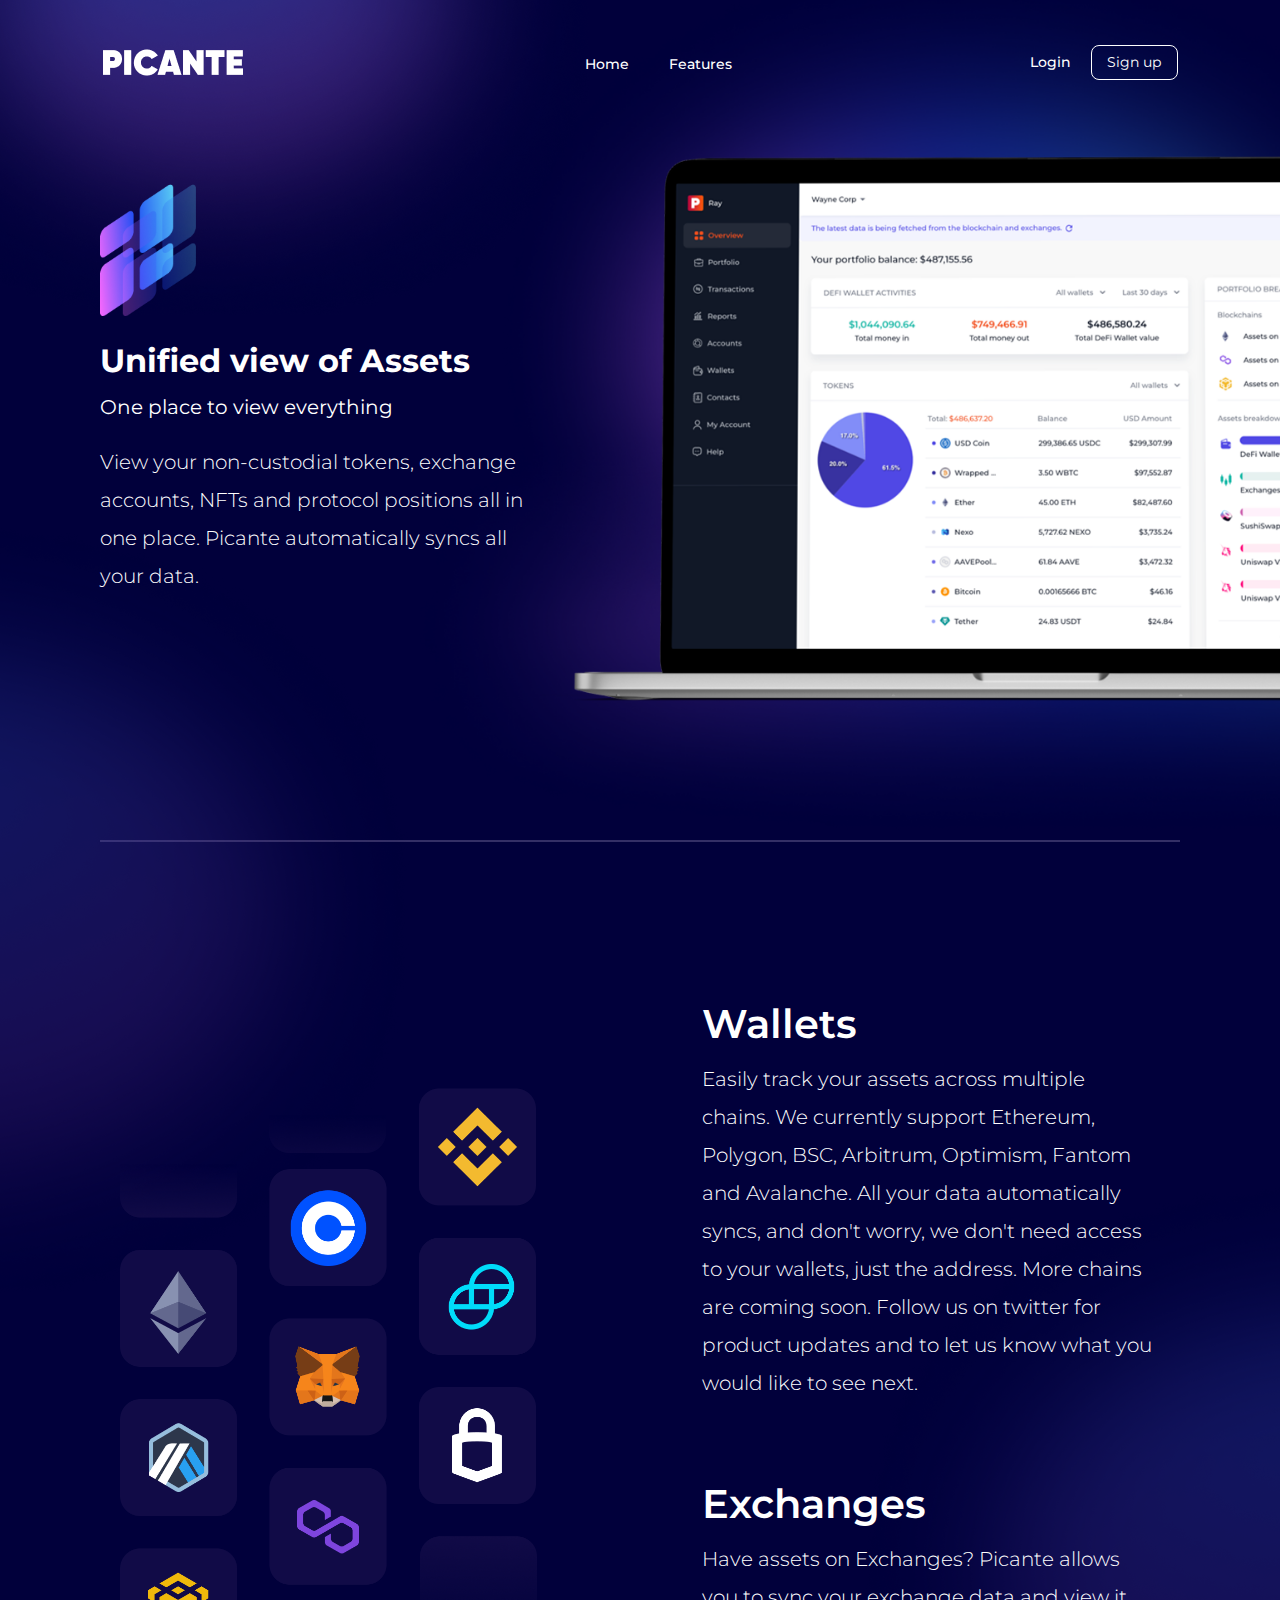
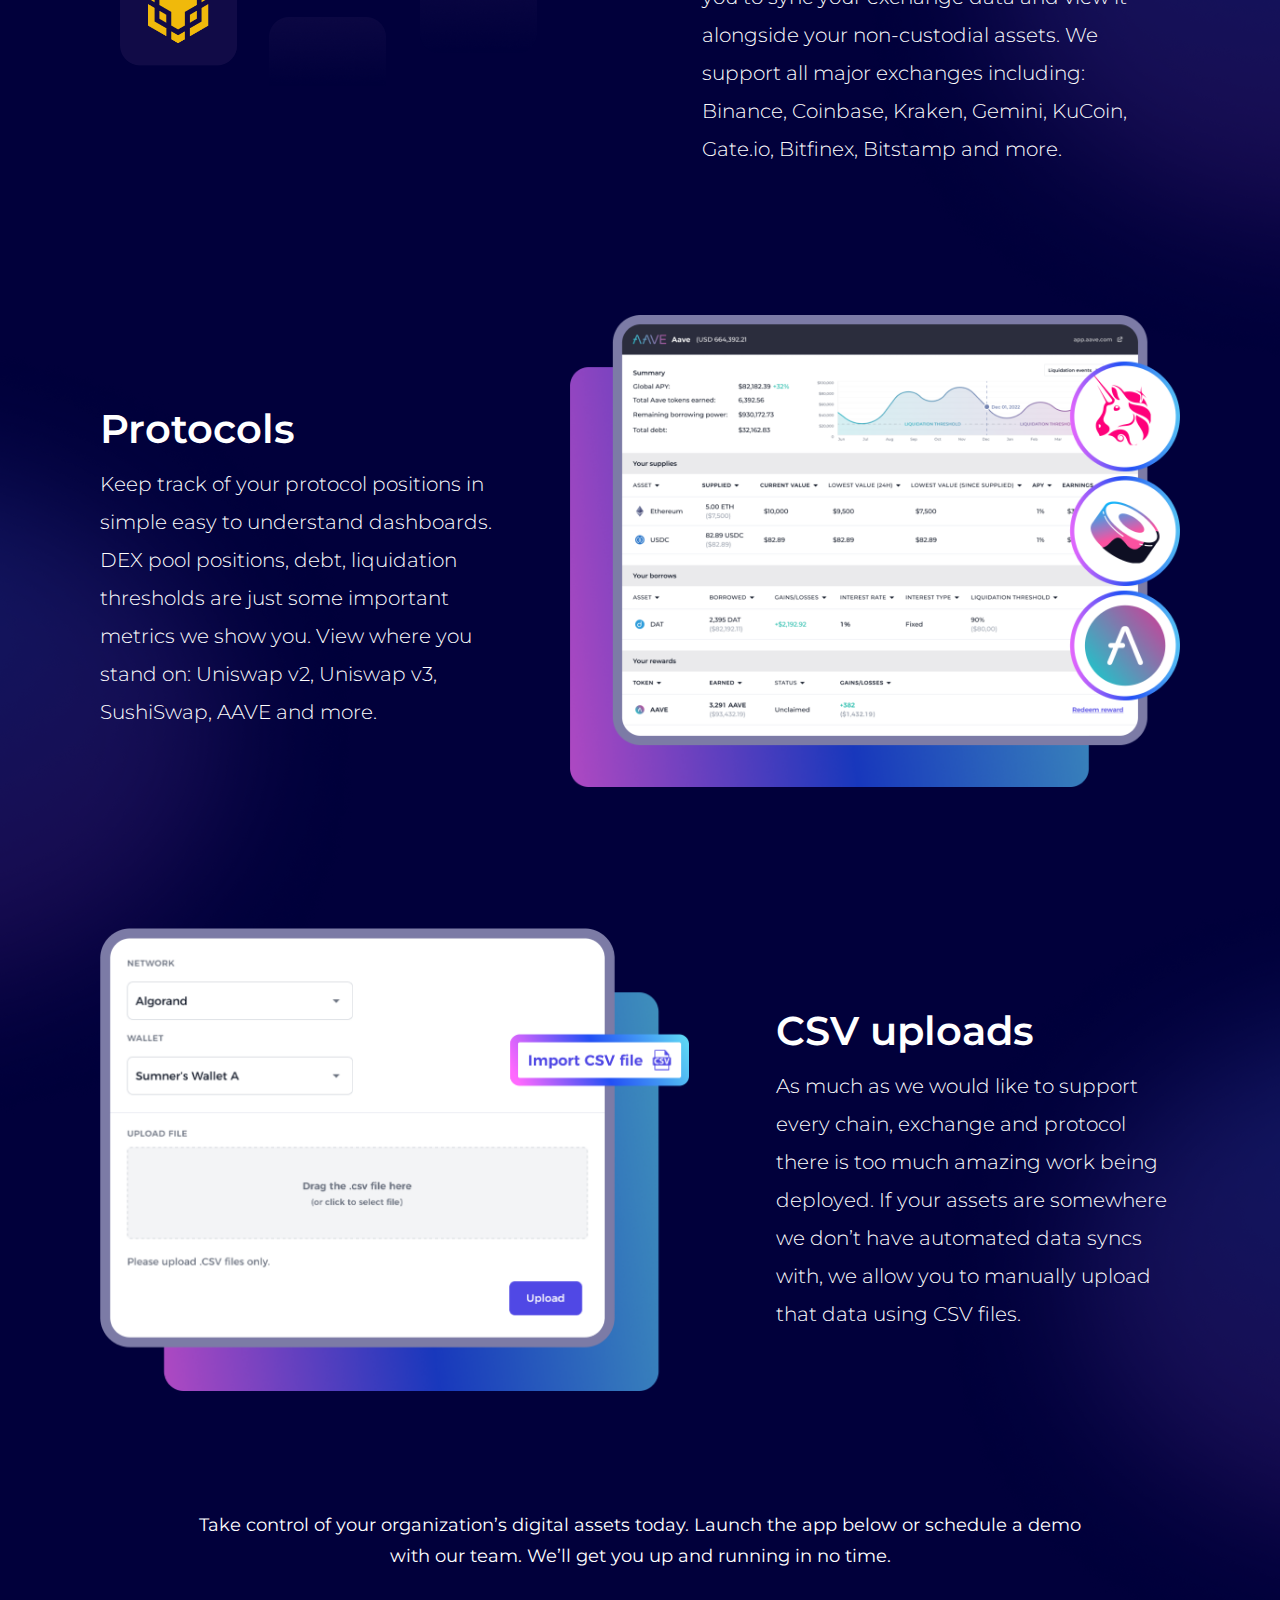
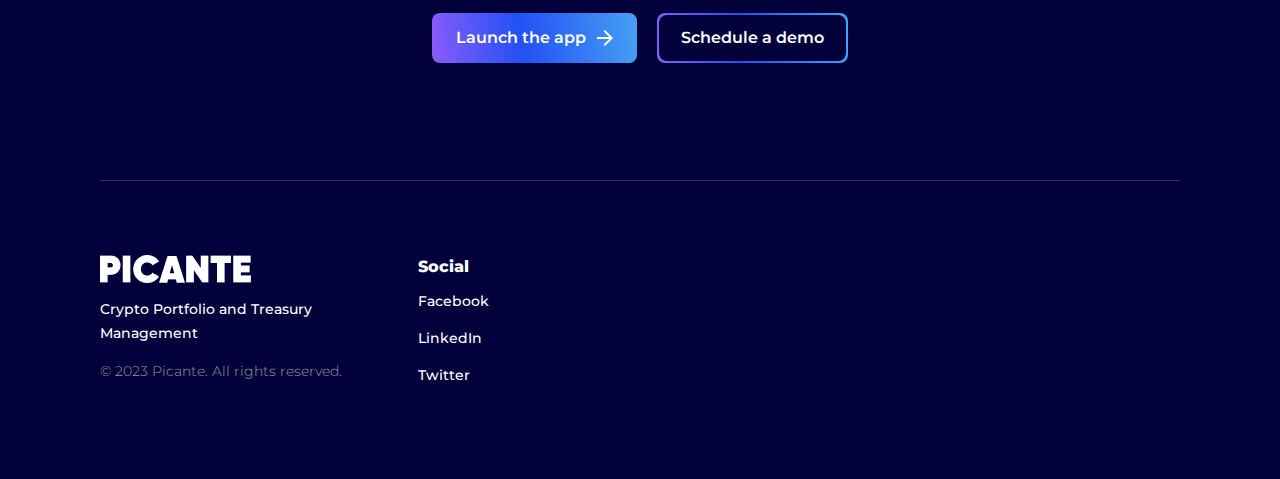
<file: dashboard.html>
<!DOCTYPE html>
<html class="no-js" lang="en">
    <head>
        <meta charset="utf-8">
        <meta name="viewport" content="width=device-width, initial-scale=1">
        <meta http-equiv="X-UA-Compatible" content="IE=edge" />
        <meta name="robots" content="noindex, follow" />
        <meta content="PICANTE" property="og:title" key="og:title" />
        <meta content="PICANTE" name="twitter:title" key="twitter:title" />
        <meta name="description" content="Portfolio tracking, bookkeeping and accounting for your crypto assets." />        
        <meta property="og:image" content="https://picante.io/assets/images/og-image-picante.png" />
        <link rel="apple-touch-icon" sizes="57x57" href="assets/favicon/apple-icon-57x57.png">
        <link rel="apple-touch-icon" sizes="60x60" href="assets/favicon/apple-icon-60x60.png">
        <link rel="apple-touch-icon" sizes="72x72" href="assets/favicon/apple-icon-72x72.png">
        <link rel="apple-touch-icon" sizes="76x76" href="assets/favicon/apple-icon-76x76.png">
        <link rel="apple-touch-icon" sizes="114x114" href="assets/favicon/apple-icon-114x114.png">
        <link rel="apple-touch-icon" sizes="120x120" href="assets/favicon/apple-icon-120x120.png">
        <link rel="apple-touch-icon" sizes="144x144" href="assets/favicon/apple-icon-144x144.png">
        <link rel="apple-touch-icon" sizes="152x152" href="assets/favicon/apple-icon-152x152.png">
        <link rel="apple-touch-icon" sizes="180x180" href="assets/favicon/apple-icon-180x180.png">
        <link rel="icon" type="image/png" sizes="192x192"  href="assets/favicon/android-icon-192x192.png">
        <link rel="icon" type="image/png" sizes="32x32" href="assets/favicon/favicon-32x32.png">
        <link rel="icon" type="image/png" sizes="96x96" href="assets/favicon/favicon-96x96.png">
        <link rel="icon" type="image/png" sizes="16x16" href="assets/favicon/favicon-16x16.png">
        <link rel="manifest" href="/manifest.json">
        <meta name="msapplication-TileColor" content="#ffffff">
        <meta name="msapplication-TileImage" content="assets/favicon/ms-icon-144x144.png">
        <link rel="manifest" href="/manifest.json">
        <meta name="msapplication-TileColor" content="#ffffff">
        <meta name="msapplication-TileImage" content="https://picante.io/assets/favicon/ms-icon-144x144.png">
        <meta name="theme-color" content="#ffffff">

        <title>Picante - Portfolio tracking, bookkeeping and accounting for your crypto assets.</title>

        <!-- BEGIN: CSS -->

        <!-- Bootstrap Css -->
        <link rel="stylesheet" href="assets/css/bootstrap.css">

        <!-- Animate Css -->
        <link rel="stylesheet" href="assets/css/animate.css">

        <!-- Fontawesome Css -->
        <link rel="stylesheet" href="assets/css/fontawesome-all.css">

        <!-- Owl Carouesl Css -->
        <link rel="stylesheet" href="assets/css/owl.theme.default.min.css">
        <link rel="stylesheet" href="assets/css/owl.carousel.min.css">
        
        <!-- Mobile Menu css -->
        <link rel="stylesheet" href="assets/css/meanmenu.css">

        <!-- Style css -->
        <link rel="stylesheet" href="assets/css/main.css">

        <!-- Responsive css -->
        <link rel="stylesheet" href="assets/css/responsive.css">

        <!-- END: CSS -->

        <!-- BEGIN: Favicon -->
        <link rel="icon"  type="image/png" href="assets/images/favicon.png"> 
        <!-- END: Favicon -->
    </head>
    <body>

        <!-- BEGIN: Header Section -->
        <header class="header01">
            <div class="container">
                <div class="row">
                    <div class="col-lg-12">
                        <div class="headerInner">
                            <!-- Logo -->
                            <div class="logo">
                                <a href="index.html"><img src="assets/images/logo.png" alt="picante"/></a>
                            </div>
                            <!-- Logo -->
                            <!-- Nav Menu -->
                            <nav class="mainMenu d-none d-lg-block">
                                <ul class="sub-menu">
                                    <li><a href="https://picante.io">Home</a></li>
                                    <li class="menu-item-has-children">
                                        <a href="javascript:void(0);">Features</a>
                                        <ul class="sub-menu">
                                            <li class="heading">Features</li>
                                            <li><a href="dashboard.html">Unified view of assets</a></li>
                                            <li><a href="bookkeeping.html">Bookkeeping & Financial Reports</a></li>
                                            <li><a href="transparency.html">Internal & Public Dashboards</a></li>
                                            <li><a href="notifications.html">Real-time notifications & Messaging</a></li>
                                        </ul>                                    </li>
                                    <!--<li><a href="javascript:void(0);">Pricing</a></li>
                                    <li><a href="javascript:void(0);">About us</a></li>
                                    <li><a href="javascript:void(0);">Careers</a></li>
                                    <li><a href="javascript:void(0);">Contact</a></li>-->
                                </ul>
                            </nav>
                            <!-- Nav Menu -->
                            <div class="accessNav d-none d-md-block">
                                <!-- Login Btn -->
                                <a class="loginBtn" href="https://app.picante.io/authentication/login/">Login</a>
                                <!-- Login Btn -->
                                <!-- Sign Up Btn -->
                                <a class="signupBtn" href="https://app.picante.io/authentication/register/">Sign up</a>
                                <!-- Sign Up Btn -->
                            </div>
                            <!-- Mobile Menu Btn -->
                            <a href="javascript:void(0)" class="menuBtn"><svg width="30" height="23" viewBox="0 0 30 23" xmlns="http://www.w3.org/2000/svg"><path d="M1.67578 1.03955H28.2663M13 11.0603H28.2663M1.67578 21.0811H28.2663" stroke="white" stroke-width="2" stroke-linecap="round" stroke-linejoin="round"/></svg></a>
                            <!-- Mobile Menu Btn -->
                        </div>
                    </div>
                </div>
            </div>
        </header>
        <header class="header01 header02 isSticky">
            <div class="container">
                <div class="row">
                    <div class="col-lg-12">
                        <div class="headerInner">
                            <!-- Logo -->
                            <div class="logo">
                                <a href="index.html"><img src="assets/images/logo.png" alt="picante"/></a>
                            </div>
                            <!-- Logo -->
                            <!-- Nav Menu -->
                            <nav class="mainMenu d-none d-lg-block">
                                <ul class="sub-menu">
                                    <li><a href="https://picante.io">Home</a></li>
                                    <li class="menu-item-has-children">
                                        <a href="javascript:void(0);">Features</a>
                                        <ul class="sub-menu">
                                            <li class="heading">Features</li>
                                            <li><a href="dashboard.html">Unified view of assets</a></li>
                                            <li><a href="bookkeeping.html">Bookkeeping & Financial Reports</a></li>
                                            <li><a href="transparency.html">Internal & Public Dashboards</a></li>
                                            <li><a href="notifications.html">Real-time notifications & Messaging</a></li>
                                        </ul>
                                    </li>
                                    <!--<li><a href="javascript:void(0);">Pricing</a></li>
                                    <li><a href="javascript:void(0);">About us</a></li>
                                    <li><a href="javascript:void(0);">Careers</a></li>
                                    <li><a href="javascript:void(0);">Contact</a></li>-->
                                </ul>
                            </nav>
                            <!-- Nav Menu -->
                            <div class="accessNav d-none d-md-block">
                                <!-- Login Btn -->
                                <a class="loginBtn" href="https://app.picante.io/authentication/login/">Login</a>
                                <!-- Login Btn -->
                                <!-- Sign Up Btn -->
                                <a class="signupBtn" href="https://app.picante.io/authentication/register/">Sign up</a>
                                <!-- Sign Up Btn -->
                            </div>
                            <!-- Mobile Menu Btn -->
                            <a href="javascript:void(0)" class="menuBtn"><svg width="30" height="23" viewBox="0 0 30 23" xmlns="http://www.w3.org/2000/svg"><path d="M1.67578 1.03955H28.2663M13 11.0603H28.2663M1.67578 21.0811H28.2663" stroke="white" stroke-width="2" stroke-linecap="round" stroke-linejoin="round"/></svg></a>
                            <!-- Mobile Menu Btn -->
                        </div>
                    </div>
                </div>
            </div>
        </header>
        <!-- mobile menu -->
        <div class="mobile_menu d-lg-none">
            <div class="topArea">
                <span>MENU</span>
                <a class="closeIcon" href="javascript:void(0)"><img src="assets/images/close.svg" alt="picante"></a>
            </div>
            <nav class="mobileMenu">
                <ul>
                    <li><a href="https://picante.io">Home</a></li>
                    <li><a href="dashboard.html">Unified view of assets</a></li>
                    <li><a href="bookkeeping.html">Bookkeeping & Financial Reports</a></li>
                    <li><a href="transparency.html">Internal & Public Dashboards</a></li>
                    <li><a href="notifications.html">Real-time notifications & Messaging</a></li>
                </ul>
            </nav>
            <div class="bottom_area">
              <a href="#"><span>Launch app</span></a>
            </div>
        </div>
        <!-- END: Header Section -->

        <!-- BEGIN: Hero Section -->
        <section class="pr01heroSection" style="background-image: url(assets/images/product1/3.png);">
            <div class="container">
                <div class="row">
                    <div class="col-lg-5">
                        <div class="bannerContent02">
                            <img src="assets/images/product1/2.png" alt="picante">
                            <h2>Unified view of Assets</h2>
                            <h5>One place to view everything</h5>
                            <p>View your non-custodial tokens, exchange accounts, NFTs and protocol positions all in one place. Picante automatically syncs all your data.</p>
                        </div>
                    </div>
                    <div class="col-lg-7">
                        <div class="tj-stretch-element-inside-column">
                            <div class="strBanerThumb">
                                <img src="assets/images/product1/1.png" alt="picante">
                            </div>
                        </div>
                    </div>
                </div>
            </div>
        </section>
        <!-- END: Hero Section -->

        <!-- BEGIN: Call To Action Section -->
        <section class="ctaSection02">
            <!-- Layer 01 Image -->
            <div class="pr01Layer01">
                <img src="assets/images/product1/s1.png" alt="picante">
            </div>
            <!-- Layer 01 Image -->
            <!-- Layer 02 Image -->
            <div class="pr01Layer02">
                <img src="assets/images/product1/s2.png" alt="picante">
            </div>
            <!-- Layer 02 Image -->
            <!-- Layer 03 Image -->
            <div class="pr01Layer03">
                <img src="assets/images/product1/s3.png" alt="picante">
            </div>
            <!-- Layer 03 Image -->
            <!-- Layer 04 Image -->
            <div class="pr01Layer04">
                <img src="assets/images/product1/s4.png" alt="picante">
            </div>
            <!-- Layer 04 Image -->
            <div class="container">
                <div class="row">
                    <div class="col-lg-12">
                        <div class="bsbr"></div>
                    </div>
                </div>
                <div class="row">
                    <div class="col-lg-6">
                        <div class="ctaprT01">
                            <img src="assets/images/product1/4.png" alt="picante">
                        </div>
                    </div>
                    <div class="col-lg-6">
                        <div class="ctaprCon01">
                            <h2 class="secTitle">Wallets</h2>
                            <p>
                                Easily track your assets across multiple chains. We currently support Ethereum, Polygon, BSC, Arbitrum, Optimism, Fantom and Avalanche. All your data automatically syncs, and don't worry, we don't need access to your wallets, just the address. More chains are coming soon. Follow us on twitter for product updates and to let us know what you would like to see next.
                            </p>
                            <h2 class="secTitle Raligh">Exchanges</h2>
                            <p class="Raligh">
                                Have assets on Exchanges? Picante allows you to sync your exchange data and view it alongside your non-custodial assets. We support all major exchanges including: Binance, Coinbase, Kraken, Gemini, KuCoin, Gate.io, Bitfinex, Bitstamp and more.
                            </p>
                        </div>
                    </div>
                </div>
                <div class="row rowGapt01">
                    <div class="col-lg-5">
                        <div class="ctaprCon01">
                            <h2 class="secTitle">Protocols</h2>
                            <p>
                                Keep track of your protocol positions in simple easy to understand dashboards. DEX pool positions, debt, liquidation thresholds are just some important metrics we show you. View where you stand on: Uniswap v2, Uniswap v3, SushiSwap, AAVE and more.
                            </p>
                        </div>
                    </div>
                    <div class="col-lg-7 cpOrder">
                        <div class="ctaprT01">
                            <img src="assets/images/product1/5.png" alt="picante">
                        </div>
                    </div>
                </div>
                <div class="row rowGapt02">
                    <div class="col-lg-7">
                        <div class="ctaprT01">
                            <img src="assets/images/product1/6.png" alt="picante">
                        </div>
                    </div>
                    <div class="col-lg-5">
                        <div class="ctaprCon01">
                            <h2 class="secTitle">CSV uploads</h2>
                            <p>
                                As much as we would like to support every chain, exchange and protocol there is too much amazing work being deployed. If your assets are somewhere we don’t have automated data syncs with, we allow you to manually upload that data using CSV files.
                            </p>
                        </div>
                    </div>
                </div>
                <div class="row">
                    <div class="col-lg-12">
                        <div class="ctabcWrapper">
                            <p>Take control of your organization’s digital assets today. Launch the app below or schedule a demo with our team. We’ll get you up and running in no time.</p>
                            <div class="bannerBtn">
                                <a href="#">
                                    <span>
                                    Launch the app
                                    <svg width="16" height="16" viewBox="0 0 16 16" fill="#fff" xmlns="http://www.w3.org/2000/svg"><path d="M8 0L6.59 1.41L12.17 7H0V9H12.17L6.59 14.59L8 16L16 8L8 0Z"></path></svg>
                                    </span>
                                </a>
                                <a href="#">
                                    <span>Schedule a demo</span>
                                </a>
                            </div>
                        </div>
                    </div>
                </div>
            </div>
        </section>
        <!-- END: Call To Action Section -->

        <!-- BEGIN: Footer Section -->
        <footer class="footer">
            <div class="container">
                <div class="row">
                    <div class="col-lg-12"><div class="fbr"></div></div>
                </div>
                <div class="row">
                    <div class="col-lg-4 col-md-6">
                        <aside class="aboutWidget">
                            <a href="index.html"><img src="assets/images/flogo.png" alt="picante"></a>
                            <p>Crypto Portfolio and Treasury Management</p>
                        </aside>
                    </div>
<!--                     <div class="col-lg-2 col-md-2">
                        <aside class="widget mleft27">
                            <h3 class="widgetTitle">Company</h3>
                            <ul class="menu">
                                <li><a href="https://picante.io">Home</a></li>
                                <li><a href="dashboard.html">Unified view of assets</a></li>
                                <li><a href="bookkeeping.html">Bookkeeping & Financial Reports</a></li>
                                <li><a href="transparency.html">Internal & Public Dashboards</a></li>
                                <li><a href="notifications.html">Real-time notifications & Messaging</a></li>
                            </ul>
                        </aside>
                    </div> -->
                    <div class="col-lg-2 col-md-2">
                        <aside class="widget mleft50">
                            <h3 class="widgetTitle">Social</h3>
                            <ul class="menu">
                                <li><a target="_blank" href="https://www.facebook.com/picante.io">Facebook</a></li>
                                <li><a target="_blank" href="https://www.linkedin.com/company/picanteio/">LinkedIn</a></li>
                                <li><a target="_blank" href="https://twitter.com/picanteio">Twitter</a></li>
                            </ul>
                        </aside>
                    </div>
<!--                     <div class="col-lg-2 col-md-2">
                        <aside class="widget mleft65">
                            <h3 class="widgetTitle">Legal</h3>
                            <ul class="menu">
                                <li><a href="javascript:void(0);">Terms of use</a></li>
                                <li><a href="javascript:void(0);">Privacy</a></li>
                            </ul>
                        </aside>
                    </div>
                </div> -->
                <div class="row">
                    <div class="col-lg-12">
                        <div class="copyright">© 2023 Picante. All rights reserved.</div>
                    </div>
                </div>
            </div>
        </footer>
        <!-- END: Footer Section -->

        <!-- BEGIN: JS -->

        <!-- Jquery js -->
        <script src="assets/js/jquery.js"></script>

        <!-- Bootstrap js -->
        <script src="assets/js/bootstrap.min.js"></script>

        <!-- Owl Carousel js -->
        <script src="assets/js/owl.carousel.min.js"></script>

        <!-- Mobile Menu js -->
        <script src="assets/js/meanmenu.js"></script>
        
        <!-- Custome Js -->
        <script src="assets/js/theme.js"></script>
        <!-- END: JS -->
    </body>
</html>
</file>
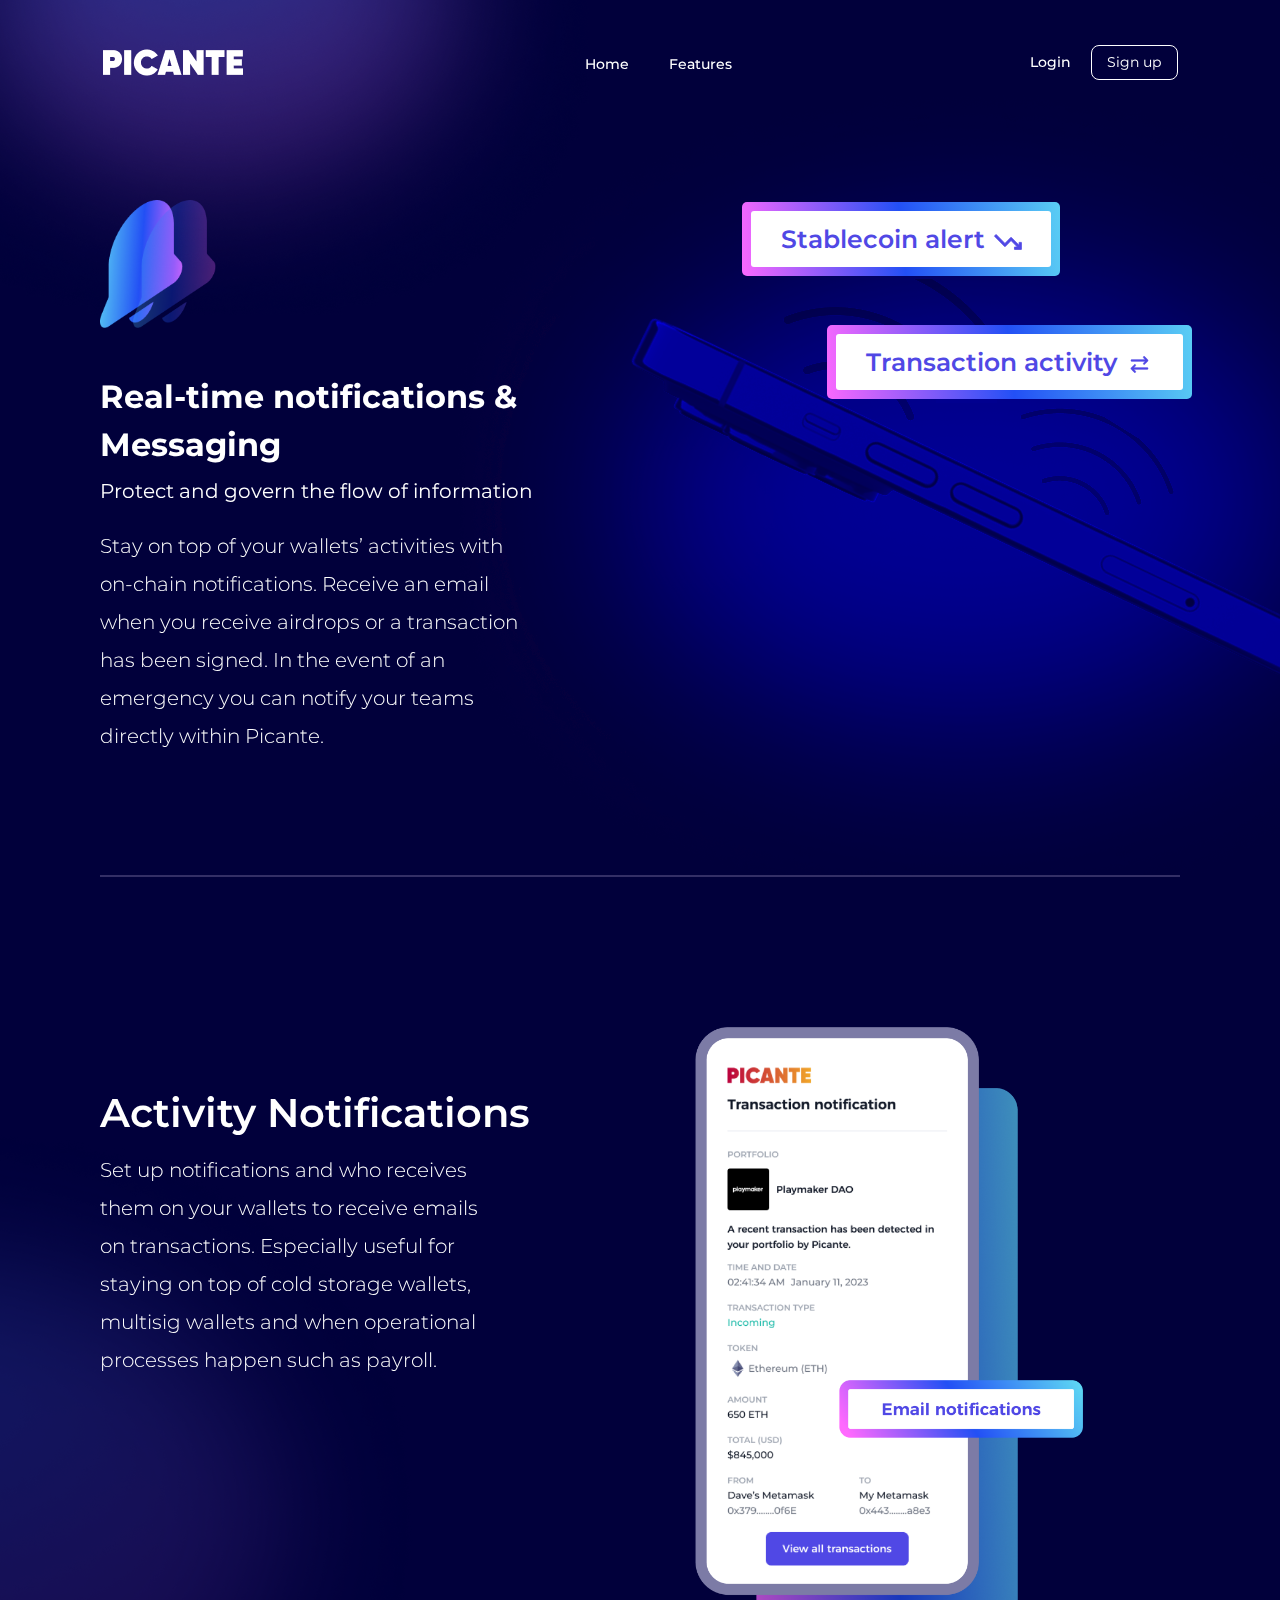
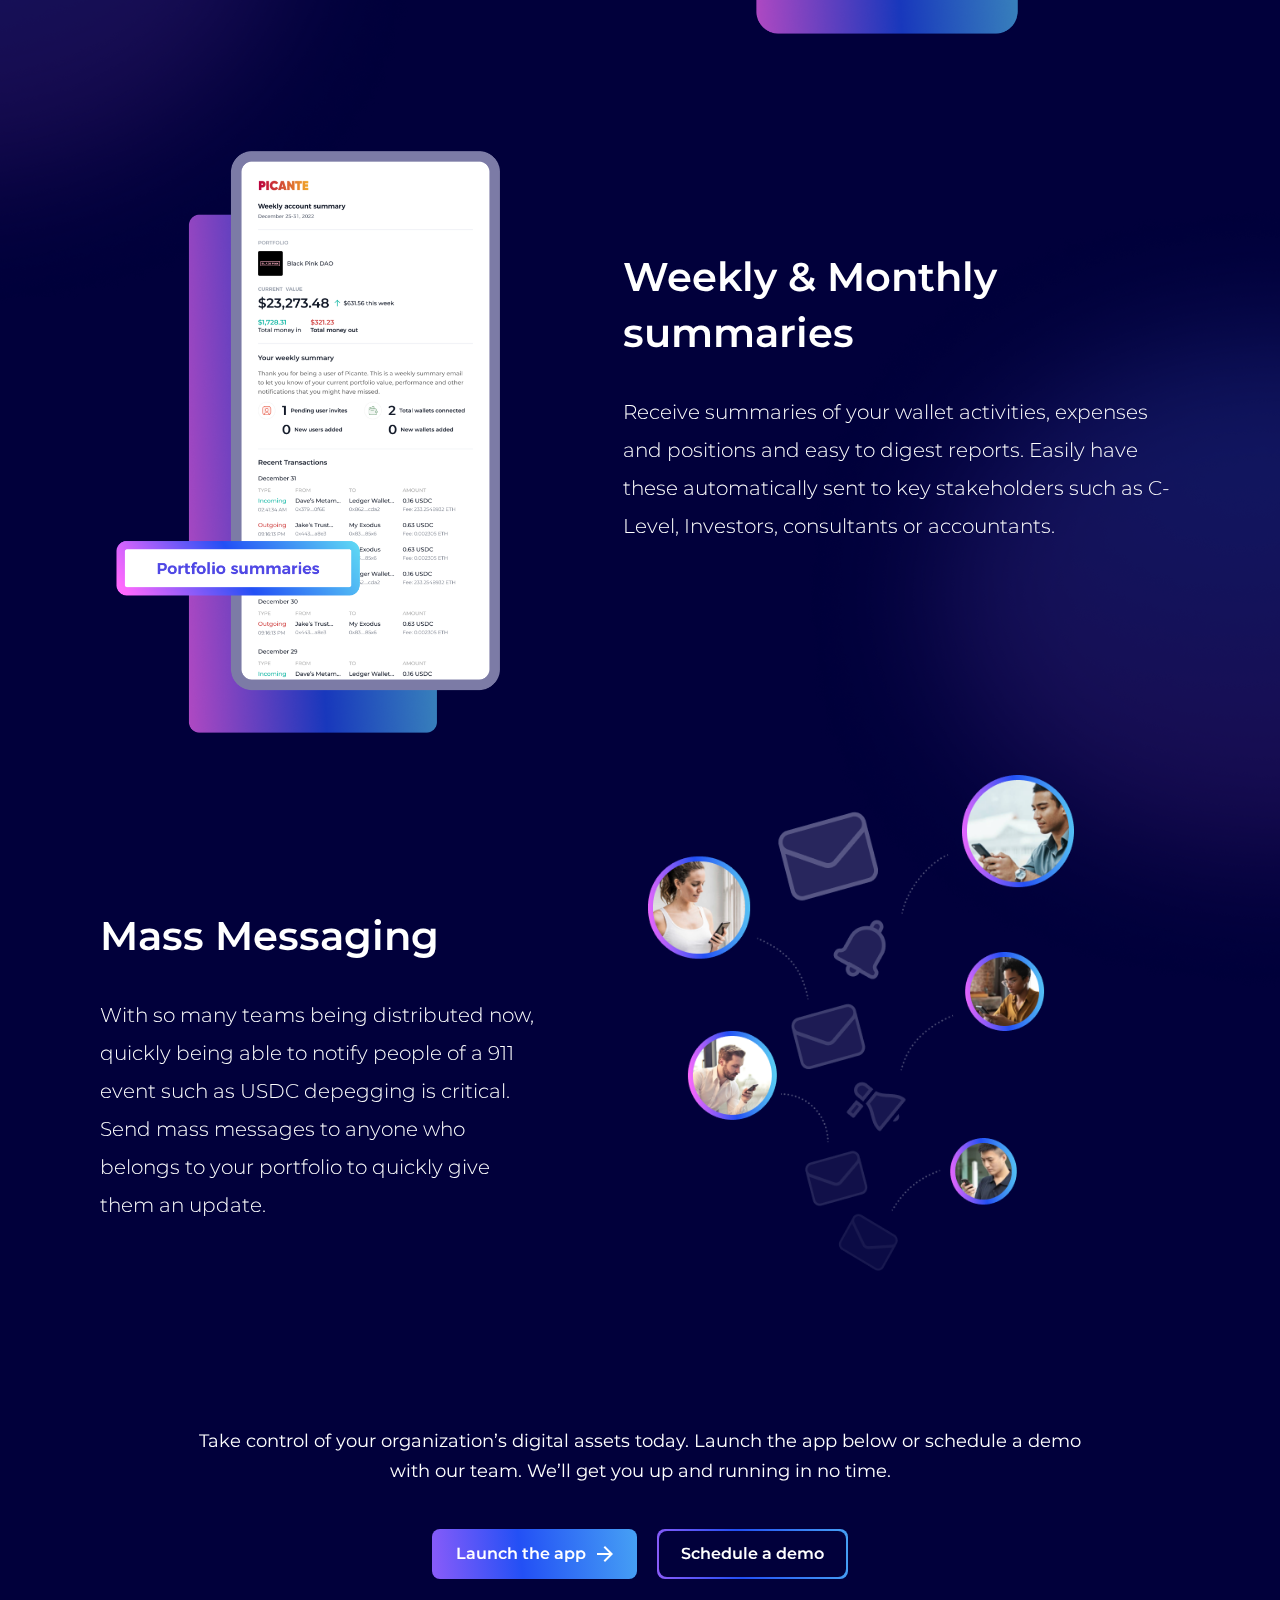
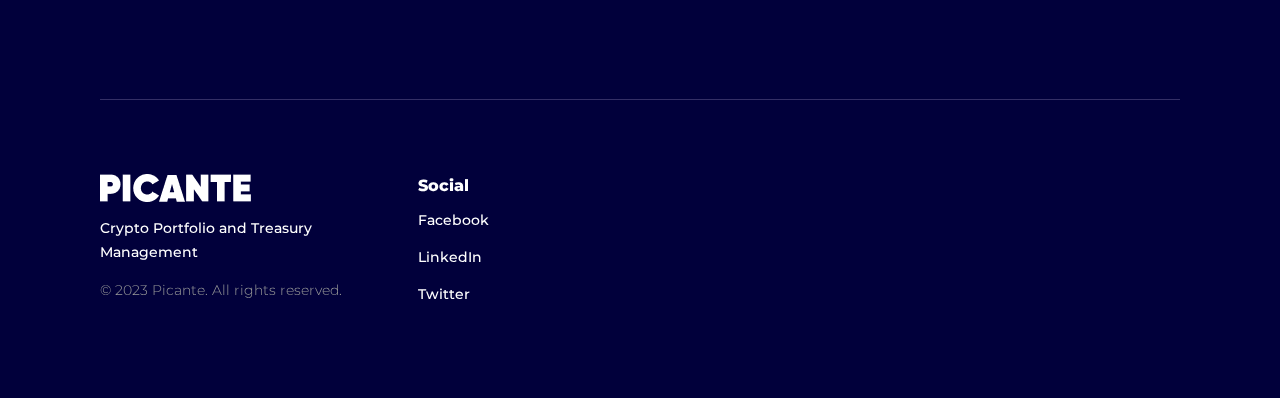
<file: notifications.html>
<!DOCTYPE html>
<html class="no-js" lang="en">
    <head>
        <meta charset="utf-8">
        <meta name="viewport" content="width=device-width, initial-scale=1">
        <meta http-equiv="X-UA-Compatible" content="IE=edge" />
        <meta name="robots" content="noindex, follow" />
        <meta content="PICANTE" property="og:title" key="og:title" />
        <meta content="PICANTE" name="twitter:title" key="twitter:title" />
        <meta name="description" content="Portfolio tracking, bookkeeping and accounting for your crypto assets." />        
        <meta property="og:image" content="https://picante.io/assets/images/og-image-picante.png" />
        <link rel="apple-touch-icon" sizes="57x57" href="assets/favicon/apple-icon-57x57.png">
        <link rel="apple-touch-icon" sizes="60x60" href="assets/favicon/apple-icon-60x60.png">
        <link rel="apple-touch-icon" sizes="72x72" href="assets/favicon/apple-icon-72x72.png">
        <link rel="apple-touch-icon" sizes="76x76" href="assets/favicon/apple-icon-76x76.png">
        <link rel="apple-touch-icon" sizes="114x114" href="assets/favicon/apple-icon-114x114.png">
        <link rel="apple-touch-icon" sizes="120x120" href="assets/favicon/apple-icon-120x120.png">
        <link rel="apple-touch-icon" sizes="144x144" href="assets/favicon/apple-icon-144x144.png">
        <link rel="apple-touch-icon" sizes="152x152" href="assets/favicon/apple-icon-152x152.png">
        <link rel="apple-touch-icon" sizes="180x180" href="assets/favicon/apple-icon-180x180.png">
        <link rel="icon" type="image/png" sizes="192x192"  href="assets/favicon/android-icon-192x192.png">
        <link rel="icon" type="image/png" sizes="32x32" href="assets/favicon/favicon-32x32.png">
        <link rel="icon" type="image/png" sizes="96x96" href="assets/favicon/favicon-96x96.png">
        <link rel="icon" type="image/png" sizes="16x16" href="assets/favicon/favicon-16x16.png">
        <link rel="manifest" href="/manifest.json">
        <meta name="msapplication-TileColor" content="#ffffff">
        <meta name="msapplication-TileImage" content="assets/favicon/ms-icon-144x144.png">
        <link rel="manifest" href="/manifest.json">
        <meta name="msapplication-TileColor" content="#ffffff">
        <meta name="msapplication-TileImage" content="https://picante.io/assets/favicon/ms-icon-144x144.png">
        <meta name="theme-color" content="#ffffff">

        <title>Picante - Portfolio tracking, bookkeeping and accounting for your crypto assets.</title>

        <!-- BEGIN: CSS -->

        <!-- Bootstrap Css -->
        <link rel="stylesheet" href="assets/css/bootstrap.css">

        <!-- Animate Css -->
        <link rel="stylesheet" href="assets/css/animate.css">

        <!-- Fontawesome Css -->
        <link rel="stylesheet" href="assets/css/fontawesome-all.css">

        <!-- Owl Carouesl Css -->
        <link rel="stylesheet" href="assets/css/owl.theme.default.min.css">
        <link rel="stylesheet" href="assets/css/owl.carousel.min.css">
        
        <!-- Mobile Menu css -->
        <link rel="stylesheet" href="assets/css/meanmenu.css">

        <!-- Style css -->
        <link rel="stylesheet" href="assets/css/main.css">

        <!-- Responsive css -->
        <link rel="stylesheet" href="assets/css/responsive.css">

        <!-- END: CSS -->

        <!-- BEGIN: Favicon -->
        <link rel="icon"  type="image/png" href="assets/images/favicon.png"> 
        <!-- END: Favicon -->
    </head>
    <body>

        <!-- BEGIN: Header Section -->
        <header class="header01">
            <div class="container">
                <div class="row">
                    <div class="col-lg-12">
                        <div class="headerInner">
                            <!-- Logo -->
                            <div class="logo">
                                <a href="index.html"><img src="assets/images/logo.png" alt="picante"/></a>
                            </div>
                            <!-- Logo -->
                            <!-- Nav Menu -->
                            <nav class="mainMenu d-none d-lg-block">
                                <ul class="sub-menu">
                                    <li><a href="https://www.picante.io">Home</a></li>
                                    <li class="menu-item-has-children">
                                        <a href="javascript:void(0);">Features</a>
                                        <ul class="sub-menu">
                                            <li class="heading">Features</li>
                                            <li><a href="dashboard.html">Unified view of assets</a></li>
                                            <li><a href="bookkeeping.html">Bookkeeping & Financial Reports</a></li>
                                            <li><a href="transparency.html">Internal & Public Dashboards</a></li>
                                            <li><a href="notifications.html">Real-time notifications & Messaging</a></li>
                                        </ul>
                                    </li>
                                    <!--<li><a href="javascript:void(0);">Pricing</a></li>
                                    <li><a href="javascript:void(0);">About us</a></li>
                                    <li><a href="javascript:void(0);">Careers</a></li>
                                    <li><a href="javascript:void(0);">Contact</a></li>-->
                                </ul>
                            </nav>
                            <!-- Nav Menu -->
                            <div class="accessNav d-none d-md-block">
                                <!-- Login Btn -->
                                <a class="loginBtn" href="https://app.picante.io/authentication/login/">Login</a>
                                <!-- Login Btn -->
                                <!-- Sign Up Btn -->
                                <a class="signupBtn" href="https://app.picante.io/authentication/register/">Sign up</a>
                                <!-- Sign Up Btn -->
                            </div>
                            <!-- Mobile Menu Btn -->
                            <a href="javascript:void(0)" class="menuBtn"><svg width="30" height="23" viewBox="0 0 30 23" xmlns="http://www.w3.org/2000/svg"><path d="M1.67578 1.03955H28.2663M13 11.0603H28.2663M1.67578 21.0811H28.2663" stroke="white" stroke-width="2" stroke-linecap="round" stroke-linejoin="round"/></svg></a>
                            <!-- Mobile Menu Btn -->
                        </div>
                    </div>
                </div>
            </div>
        </header>
        <header class="header01 header02 isSticky">
            <div class="container">
                <div class="row">
                    <div class="col-lg-12">
                        <div class="headerInner">
                            <!-- Logo -->
                            <div class="logo">
                                <a href="index.html"><img src="assets/images/logo.png" alt="picante"/></a>
                            </div>
                            <!-- Logo -->
                            <!-- Nav Menu -->
                            <nav class="mainMenu d-none d-lg-block">
                                <ul class="sub-menu">
                                    <li><a href="https://picante.io">Home</a></li>
                                    <li class="menu-item-has-children">
                                        <a href="javascript:void(0);">Features</a>
                                        <ul class="sub-menu">
                                            <li class="heading">Features</li>
                                            <li><a href="dashboard.html">Unified view of assets</a></li>
                                            <li><a href="bookkeeping.html">Bookkeeping & Financial Reports</a></li>
                                            <li><a href="transparency.html">Internal & Public Dashboards</a></li>
                                            <li><a href="notifications.html">Real-time notifications & Messaging</a></li>
                                        </ul>
                                    </li>
                                    <!--<li><a href="javascript:void(0);">Pricing</a></li>
                                    <li><a href="javascript:void(0);">About us</a></li>
                                    <li><a href="javascript:void(0);">Careers</a></li>
                                    <li><a href="javascript:void(0);">Contact</a></li>-->
                                </ul>
                            </nav>
                            <!-- Nav Menu -->
                            <div class="accessNav d-none d-md-block">
                                <!-- Login Btn -->
                                <a class="loginBtn" href="https://app.picante.io/authentication/login/">Login</a>
                                <!-- Login Btn -->
                                <!-- Sign Up Btn -->
                                <a class="signupBtn" href="https://app.picante.io/authentication/register/">Sign up</a>
                                <!-- Sign Up Btn -->
                            </div>
                            <!-- Mobile Menu Btn -->
                            <a href="javascript:void(0)" class="menuBtn"><svg width="30" height="23" viewBox="0 0 30 23" xmlns="http://www.w3.org/2000/svg"><path d="M1.67578 1.03955H28.2663M13 11.0603H28.2663M1.67578 21.0811H28.2663" stroke="white" stroke-width="2" stroke-linecap="round" stroke-linejoin="round"/></svg></a>
                            <!-- Mobile Menu Btn -->
                        </div>
                    </div>
                </div>
            </div>
        </header>
        <!-- mobile menu -->
        <div class="mobile_menu d-lg-none">
            <div class="topArea">
                <span>MENU</span>
                <a class="closeIcon" href="javascript:void(0)"><img src="assets/images/close.svg" alt="picante"></a>
            </div>
            <nav class="mobileMenu">
                <ul>
                    <li><a href="https://picante.io">Home</a></li>
                    <li><a href="dashboard.html">Unified view of assets</a></li>
                    <li><a href="bookkeeping.html">Bookkeeping & Financial Reports</a></li>
                    <li><a href="transparency.html">Internal & Public Dashboards</a></li>
                    <li><a href="notifications.html">Real-time notifications & Messaging</a></li>
                </ul>
            </nav>
            <div class="bottom_area">
              <a href="#"><span>Launch app</span></a>
            </div>
        </div>
        <!-- END: Header Section -->

        <!-- BEGIN: Hero Section -->
        <section class="pr04heroSection" style="background-image: url(assets/images/product1/3.png);">
            <div class="container">
                <div class="row">
                    <div class="col-lg-6">
                        <div class="bannerContent02">
                            <img src="assets/images/product4/1.png" alt="picante">
                            <h2>Real-time notifications & Messaging</h2>
                            <h5>Protect and govern the flow of information</h5>
                            <p>Stay on top of your wallets’ activities with on-chain notifications. Receive an email when you receive airdrops or a transaction has been signed. In the event of an emergency you can notify your teams directly within Picante.</p>
                        </div>
                    </div>
                    <div class="col-lg-6">
                        <div class="strBanerThumb04">
                            <img src="assets/images/product4/2.png" alt="picante">
                            <div class="pr04bannerBtn">
                                <span>
                                    Stablecoin alert
                                    <svg width="29" height="17" viewBox="0 0 29 17" xmlns="http://www.w3.org/2000/svg"><path d="M17.7611 4.50918L11.9523 10.4404L3.36209 1.7193L3.0763 1.42916L2.79134 1.72012L1.71422 2.81995L1.43942 3.10055L1.71494 3.38044L11.6681 13.4915L11.9539 13.7819L12.2389 13.4908L18.0479 7.55939L24.4432 14.0444H21.8555H21.4555V14.4444V16V16.4H21.8555H28H28.4V16V9.77778V9.37778H28H26.4766H26.0766V9.77778V12.3687L18.3318 4.50832L18.046 4.21826L17.7611 4.50918Z" fill="#5048E5" stroke="#5048E5" stroke-width="0.8"/></svg>
                                </span>
                            </div>
                            <div class="clearfix"></div>
                            <div class="pr04bannerBtn ml185">
                                <span>
                                    Transaction activity
                                    <svg width="20" height="18" viewBox="0 0 20 18" xmlns="http://www.w3.org/2000/svg"><path d="M0.850011 13.2483C0.849391 13.3788 0.873516 13.5082 0.921132 13.6293L1.06073 13.5744L0.921134 13.6293C0.96886 13.7507 1.03932 13.8615 1.12874 13.9551L1.12916 13.9555L4.40103 17.3542C4.5827 17.5429 4.83035 17.65 5.08984 17.65C5.34933 17.65 5.59698 17.5429 5.77866 17.3542C5.96015 17.1656 6.06115 16.9111 6.06115 16.6469C6.06115 16.3826 5.96015 16.1281 5.77866 15.9396L5.77843 15.9394L4.14296 14.2479L18.1773 14.2479C18.4359 14.2479 18.6827 14.1412 18.8637 13.9531C19.0446 13.7652 19.1453 13.5116 19.1453 13.2483C19.1453 12.9849 19.0446 12.7313 18.8637 12.5434L18.7557 12.6475L18.8637 12.5434C18.6827 12.3554 18.4359 12.2486 18.1773 12.2486L4.14296 12.2486L5.77843 10.5572L5.77866 10.5569C5.96015 10.3684 6.06115 10.1139 6.06115 9.84965C6.06115 9.5854 5.96015 9.33089 5.77866 9.14237C5.59698 8.95365 5.34933 8.84652 5.08984 8.84652C4.83035 8.84652 4.5827 8.95365 4.40103 9.14237L1.12916 12.541L1.12874 12.5414C1.03932 12.6351 0.96886 12.7458 0.921134 12.8672L1.06073 12.9221L0.921133 12.8672C0.873516 12.9883 0.849391 13.1178 0.850011 13.2483ZM0.850011 13.2483C0.850011 13.248 0.850015 13.2477 0.850015 13.2474L1.00001 13.2483L0.850015 13.2491C0.850015 13.2488 0.850011 13.2485 0.850011 13.2483ZM1.81798 5.75139L15.8523 5.75139L14.2168 7.44283L14.2166 7.44306C14.0351 7.63158 13.9341 7.8861 13.9341 8.15035C13.9341 8.41459 14.0351 8.66911 14.2166 8.85763C14.3983 9.04635 14.6459 9.15348 14.9054 9.15348C15.1649 9.15348 15.4126 9.04635 15.5942 8.85763L18.8657 5.45947C18.8658 5.45938 18.8658 5.4593 18.8659 5.45922C18.9562 5.36609 19.0277 5.25563 19.0763 5.13433C19.125 5.01294 19.15 4.88293 19.15 4.75174C19.15 4.62055 19.125 4.49054 19.0763 4.36914C19.0277 4.24784 18.9562 4.13738 18.8659 4.04424C18.8658 4.04417 18.8658 4.04409 18.8657 4.04401L15.5942 0.645844C15.4126 0.457127 15.1649 0.35 14.9054 0.35C14.6459 0.35 14.3983 0.457127 14.2166 0.645844C14.0351 0.834366 13.9341 1.08888 13.9341 1.35313C13.9341 1.61737 14.0351 1.87189 14.2166 2.06041L14.2168 2.06065L15.8523 3.75209L1.81798 3.75209C1.55938 3.75209 1.31258 3.85885 1.13153 4.04691C0.950662 4.23478 0.850014 4.48841 0.850014 4.75174C0.850014 5.01506 0.950662 5.26869 1.13153 5.45656C1.31258 5.64463 1.55938 5.75139 1.81798 5.75139Z" fill="#5048E5" stroke="#5048E5" stroke-width="0.3"/></svg>
                                </span>
                            </div>
                        </div>
                    </div>
                </div>
            </div>
        </section>
        <!-- END: Hero Section -->

        <!-- BEGIN: Call To Action Section -->
        <section class="ctaSection05">
            <!-- Layer 01 Image -->
            <div class="pr04Layer01">
                <img src="assets/images/product4/s1.png" alt="picante">
            </div>
            <!-- Layer 01 Image -->
            <!-- Layer 02 Image -->
            <div class="pr04Layer02">
                <img src="assets/images/product4/s2.png" alt="picante">
            </div>
            <!-- Layer 02 Image -->
            <div class="container">
                <div class="row">
                    <div class="col-lg-12">
                        <div class="bsbr"></div>
                    </div>
                </div>
                <div class="row">
                    <div class="col-lg-5">
                        <div class="ctaprCon04">
                            <h2 class="secTitle">Activity Notifications</h2>
                            <p>
                                Set up notifications and who receives them on your wallets to receive emails on transactions. Especially useful for staying on top of cold storage wallets, multisig wallets and when operational processes happen such as payroll.
                            </p>
                        </div>
                    </div>
                    <div class="col-lg-7 cpOrder">
                        <div class="ctaprT04">
                            <img src="assets/images/product4/3.png" alt="picante">
                        </div>
                    </div>
                </div>
                <div class="row rowGapt07">
                    <div class="col-lg-6">
                        <div class="ctaprT04">
                            <img src="assets/images/product4/4.png" alt="picante">
                        </div>
                    </div>
                    <div class="col-lg-6">
                        <div class="ctaprCon04">
                            <h2 class="secTitle">Weekly & Monthly summaries</h2>
                            <p>
                                Receive summaries of your wallet activities, expenses and positions and easy to digest reports. Easily have these automatically sent to key stakeholders such as C- Level, Investors, consultants or accountants.
                            </p>
                        </div>
                    </div>
                </div>
                <div class="row rowGapt08">
                    <div class="col-lg-5">
                        <div class="ctaprCon04">
                            <h2 class="secTitle">Mass Messaging </h2>
                            <p>With so many teams being distributed now, quickly being able to notify people of a 911 event such as USDC depegging is critical. Send mass messages to anyone who belongs to your portfolio to quickly give them an update. 
                            </p>
                        </div>
                    </div>
                    <div class="col-lg-7 cpOrder">
                        <div class="ctaprT04">
                            <img src="assets/images/product4/5.png" alt="picante">
                        </div>
                    </div>
                </div>
                <div class="row">
                    <div class="col-lg-12">
                        <div class="ctabcWrapper">
                            <p>Take control of your organization’s digital assets today. Launch the app below or schedule a demo with our team. We’ll get you up and running in no time.</p>
                            <div class="bannerBtn">
                                <a href="#">
                                    <span>
                                    Launch the app
                                    <svg width="16" height="16" viewBox="0 0 16 16" fill="#fff" xmlns="http://www.w3.org/2000/svg"><path d="M8 0L6.59 1.41L12.17 7H0V9H12.17L6.59 14.59L8 16L16 8L8 0Z"></path></svg>
                                    </span>
                                </a>
                                <a href="#">
                                    <span>Schedule a demo</span>
                                </a>
                            </div>
                        </div>
                    </div>
                </div>
            </div>
        </section>
        <!-- END: Call To Action Section -->

        <!-- BEGIN: Footer Section -->
        <footer class="footer">
            <div class="container">
                <div class="row">
                    <div class="col-lg-12"><div class="fbr"></div></div>
                </div>
                <div class="row">
                    <div class="col-lg-4 col-md-6">
                        <aside class="aboutWidget">
                            <a href="index.html"><img src="assets/images/flogo.png" alt="picante"></a>
                            <p>Crypto Portfolio and Treasury Management</p>
                        </aside>
                    </div>
<!--                     <div class="col-lg-2 col-md-2">
                        <aside class="widget mleft27">
                            <h3 class="widgetTitle">Company</h3>
                            <ul class="menu">
                                <li><a href="javascript:void(0);">Home</a></li>
                                <li><a href="javascript:void(0);">Product</a></li>
                                <li><a href="javascript:void(0);">Pricing</a></li>
                                <li><a href="javascript:void(0);">Team</a></li>
                                <li><a href="javascript:void(0);">Careers</a></li>
                                <li><a href="javascript:void(0);">Contact</a></li>
                            </ul>
                        </aside>
                    </div> -->
                    <div class="col-lg-2 col-md-2">
                        <aside class="widget mleft50">
                            <h3 class="widgetTitle">Social</h3>
                            <ul class="menu">
                                <li><a target="_blank" href="https://www.facebook.com/picante.io">Facebook</a></li>
                                <li><a target="_blank" href="https://www.linkedin.com/company/picanteio/">LinkedIn</a></li>
                                <li><a target="_blank" href="https://twitter.com/picanteio">Twitter</a></li>
                            </ul>
                        </aside>
                    </div>
<!--                     <div class="col-lg-2 col-md-2">
                        <aside class="widget mleft65">
                            <h3 class="widgetTitle">Legal</h3>
                            <ul class="menu">
                                <li><a href="javascript:void(0);">Terms of use</a></li>
                                <li><a href="javascript:void(0);">Privacy</a></li>
                            </ul>
                        </aside>
                    </div> -->
                </div>
                <div class="row">
                    <div class="col-lg-12">
                        <div class="copyright">© 2023 Picante. All rights reserved.</div>
                    </div>
                </div>
            </div>
        </footer>
        <!-- END: Footer Section -->

        <!-- BEGIN: JS -->

        <!-- Jquery js -->
        <script src="assets/js/jquery.js"></script>

        <!-- Bootstrap js -->
        <script src="assets/js/bootstrap.min.js"></script>

        <!-- Owl Carousel js -->
        <script src="assets/js/owl.carousel.min.js"></script>

        <!-- Mobile Menu js -->
        <script src="assets/js/meanmenu.js"></script>
        
        <!-- Custome Js -->
        <script src="assets/js/theme.js"></script>
        <!-- END: JS -->
    </body>
</html>
</file>
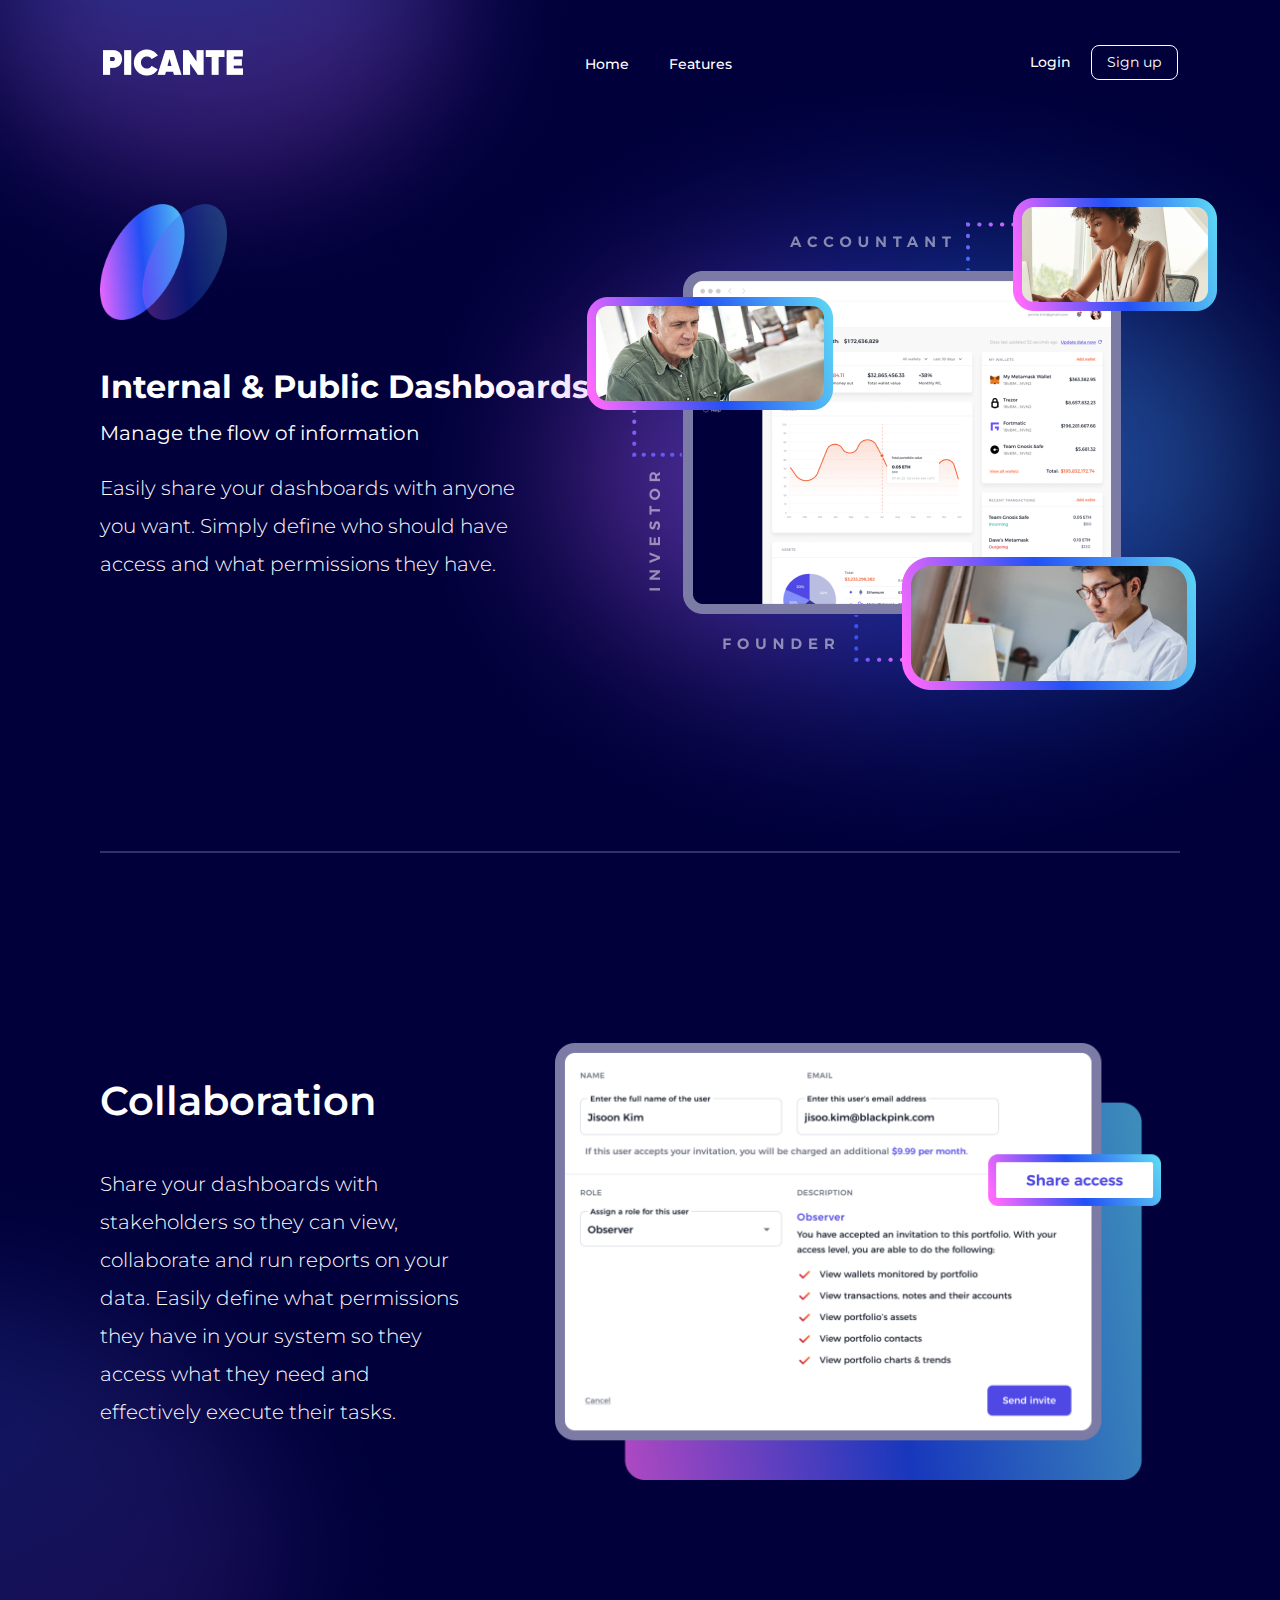
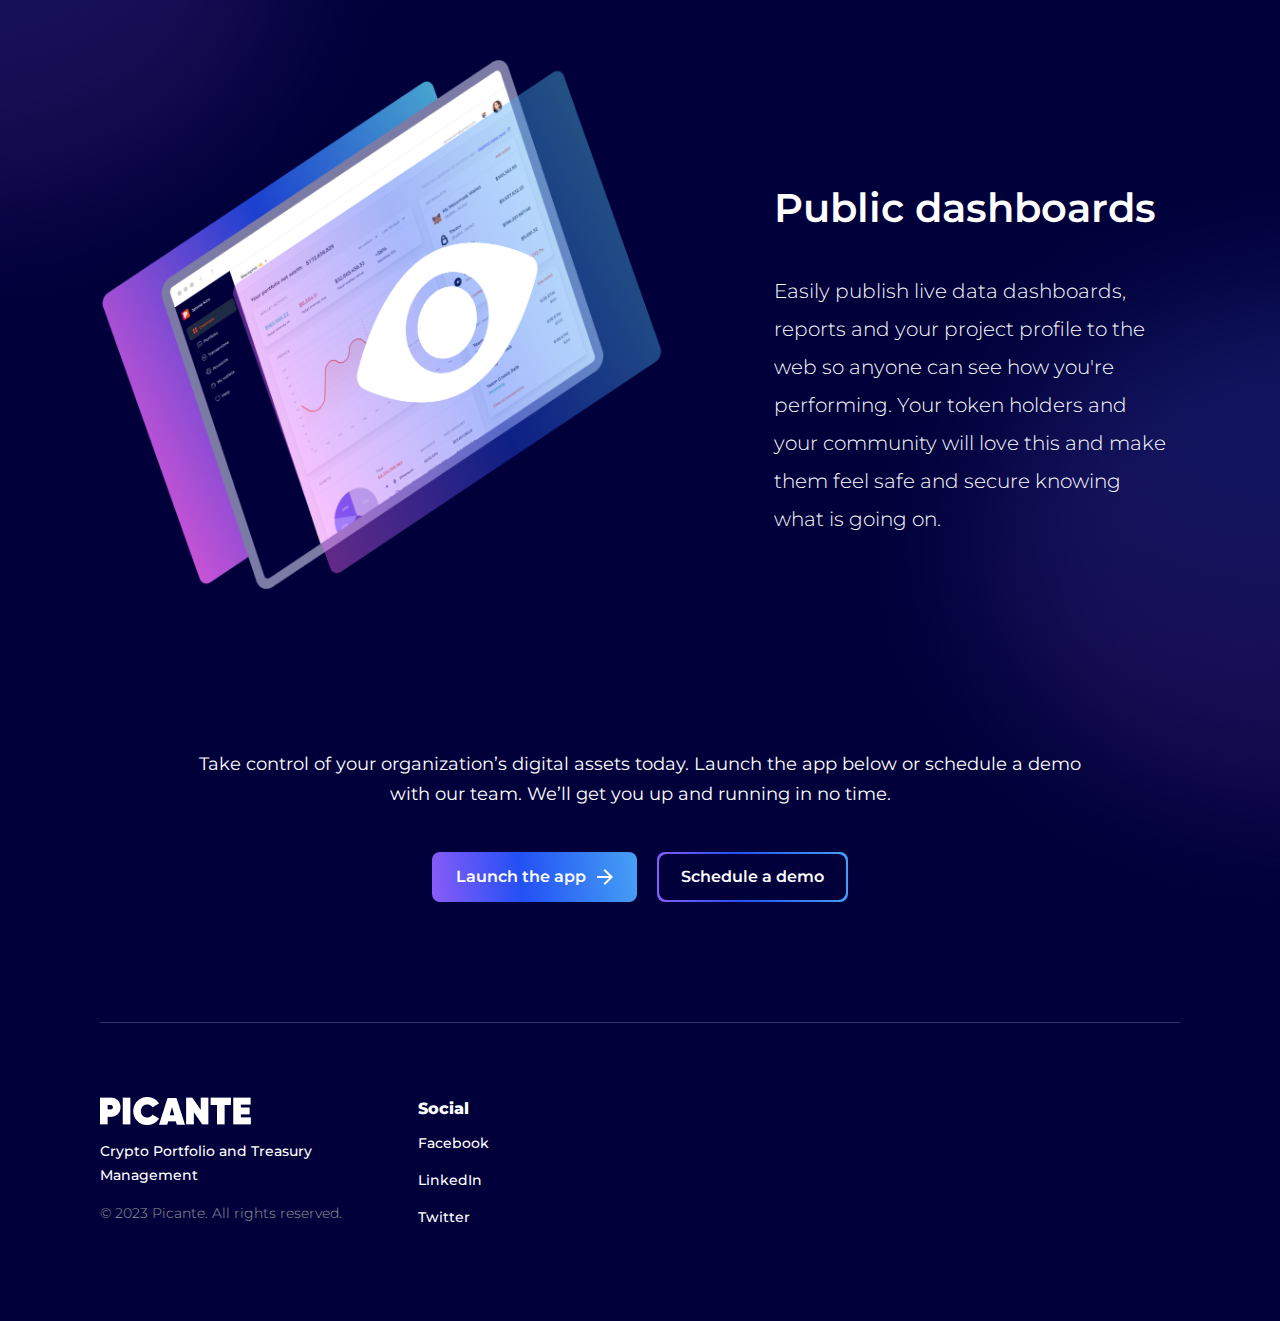
<file: transparency.html>
<!DOCTYPE html>
<html class="no-js" lang="en">
    <head>
        <meta charset="utf-8">
        <meta name="viewport" content="width=device-width, initial-scale=1">
        <meta http-equiv="X-UA-Compatible" content="IE=edge" />
        <meta name="robots" content="noindex, follow" />
        <meta content="PICANTE" property="og:title" key="og:title" />
        <meta content="PICANTE" name="twitter:title" key="twitter:title" />
        <meta name="description" content="Portfolio tracking, bookkeeping and accounting for your crypto assets." />        
        <meta property="og:image" content="https://picante.io/assets/images/og-image-picante.png" />
        <link rel="apple-touch-icon" sizes="57x57" href="assets/favicon/apple-icon-57x57.png">
        <link rel="apple-touch-icon" sizes="60x60" href="assets/favicon/apple-icon-60x60.png">
        <link rel="apple-touch-icon" sizes="72x72" href="assets/favicon/apple-icon-72x72.png">
        <link rel="apple-touch-icon" sizes="76x76" href="assets/favicon/apple-icon-76x76.png">
        <link rel="apple-touch-icon" sizes="114x114" href="assets/favicon/apple-icon-114x114.png">
        <link rel="apple-touch-icon" sizes="120x120" href="assets/favicon/apple-icon-120x120.png">
        <link rel="apple-touch-icon" sizes="144x144" href="assets/favicon/apple-icon-144x144.png">
        <link rel="apple-touch-icon" sizes="152x152" href="assets/favicon/apple-icon-152x152.png">
        <link rel="apple-touch-icon" sizes="180x180" href="assets/favicon/apple-icon-180x180.png">
        <link rel="icon" type="image/png" sizes="192x192"  href="assets/favicon/android-icon-192x192.png">
        <link rel="icon" type="image/png" sizes="32x32" href="assets/favicon/favicon-32x32.png">
        <link rel="icon" type="image/png" sizes="96x96" href="assets/favicon/favicon-96x96.png">
        <link rel="icon" type="image/png" sizes="16x16" href="assets/favicon/favicon-16x16.png">
        <link rel="manifest" href="/manifest.json">
        <meta name="msapplication-TileColor" content="#ffffff">
        <meta name="msapplication-TileImage" content="assets/favicon/ms-icon-144x144.png">
        <meta name="theme-color" content="#ffffff">

        <title>Picante - Portfolio tracking, bookkeeping and accounting for your crypto assets.</title>

        <!-- BEGIN: CSS -->

        <!-- Bootstrap Css -->
        <link rel="stylesheet" href="assets/css/bootstrap.css">

        <!-- Animate Css -->
        <link rel="stylesheet" href="assets/css/animate.css">

        <!-- Fontawesome Css -->
        <link rel="stylesheet" href="assets/css/fontawesome-all.css">

        <!-- Owl Carouesl Css -->
        <link rel="stylesheet" href="assets/css/owl.theme.default.min.css">
        <link rel="stylesheet" href="assets/css/owl.carousel.min.css">
        
        <!-- Mobile Menu css -->
        <link rel="stylesheet" href="assets/css/meanmenu.css">

        <!-- Style css -->
        <link rel="stylesheet" href="assets/css/main.css">

        <!-- Responsive css -->
        <link rel="stylesheet" href="assets/css/responsive.css">

        <!-- END: CSS -->

        <!-- BEGIN: Favicon -->
        <link rel="icon"  type="image/png" href="assets/images/favicon.png"> 
        <!-- END: Favicon -->
    </head>
    <body>

        <!-- BEGIN: Header Section -->
        <header class="header01">
            <div class="container">
                <div class="row">
                    <div class="col-lg-12">
                        <div class="headerInner">
                            <!-- Logo -->
                            <div class="logo">
                                <a href="index.html"><img src="assets/images/logo.png" alt="picante"/></a>
                            </div>
                            <!-- Logo -->
                            <!-- Nav Menu -->
                            <nav class="mainMenu d-none d-lg-block">
                                <ul class="sub-menu">
                                    <li><a href="https://picante.io">Home</a></li>
                                    <li class="menu-item-has-children">
                                        <a href="javascript:void(0);">Features</a>
                                        <ul class="sub-menu">
                                            <li class="heading">Features</li>
                                            <li><a href="dashboard.html">Unified view of assets</a></li>
                                            <li><a href="bookkeeping.html">Bookkeeping & Financial Reports</a></li>
                                            <li><a href="transparency.html">Internal & Public Dashboards</a></li>
                                            <li><a href="notifications.html">Real-time notifications & Messaging</a></li>
                                        </ul>
                                    </li>
                                    <!--<li><a href="javascript:void(0);">Pricing</a></li>
                                    <li><a href="javascript:void(0);">About us</a></li>
                                    <li><a href="javascript:void(0);">Careers</a></li>
                                    <li><a href="javascript:void(0);">Contact</a></li>-->
                                </ul>
                            </nav>
                            <!-- Nav Menu -->
                            <div class="accessNav d-none d-md-block">
                                <!-- Login Btn -->
                                <a class="loginBtn" href="https://app.picante.io/authentication/login/">Login</a>
                                <!-- Login Btn -->
                                <!-- Sign Up Btn -->
                                <a class="signupBtn" href="https://app.picante.io/authentication/register/">Sign up</a>
                                <!-- Sign Up Btn -->
                            </div>
                            <!-- Mobile Menu Btn -->
                            <a href="javascript:void(0)" class="menuBtn"><svg width="30" height="23" viewBox="0 0 30 23" xmlns="http://www.w3.org/2000/svg"><path d="M1.67578 1.03955H28.2663M13 11.0603H28.2663M1.67578 21.0811H28.2663" stroke="white" stroke-width="2" stroke-linecap="round" stroke-linejoin="round"/></svg></a>
                            <!-- Mobile Menu Btn -->
                        </div>
                    </div>
                </div>
            </div>
        </header>
        <header class="header01 header02 isSticky">
            <div class="container">
                <div class="row">
                    <div class="col-lg-12">
                        <div class="headerInner">
                            <!-- Logo -->
                            <div class="logo">
                                <a href="index.html"><img src="assets/images/logo.png" alt="picante"/></a>
                            </div>
                            <!-- Logo -->
                            <!-- Nav Menu -->
                            <nav class="mainMenu d-none d-lg-block">
                                <ul class="sub-menu">
                                    <li><a href="https://picante.io">Home</a></li>
                                    <li class="menu-item-has-children">
                                        <a href="javascript:void(0);">Features</a>
                                        <ul class="sub-menu">
                                            <li class="heading">Features</li>
                                            <li><a href="dashboard.html">Unified view of assets</a></li>
                                            <li><a href="bookkeeping.html">Bookkeeping & Financial Reports</a></li>
                                            <li><a href="transparency.html">Internal & Public Dashboards</a></li>
                                            <li><a href="notifications.html">Real-time notifications & Messaging</a></li>
                                        </ul>
                                    </li>
                                    <!--<li><a href="javascript:void(0);">Pricing</a></li>
                                    <li><a href="javascript:void(0);">About us</a></li>
                                    <li><a href="javascript:void(0);">Careers</a></li>
                                    <li><a href="javascript:void(0);">Contact</a></li>-->
                                </ul>
                            </nav>
                            <!-- Nav Menu -->
                            <div class="accessNav d-none d-md-block">
                                <!-- Login Btn -->
                                <a class="loginBtn" href="https://app.picante.io/authentication/login/">Login</a>
                                <!-- Login Btn -->
                                <!-- Sign Up Btn -->
                                <a class="signupBtn" href="https://app.picante.io/authentication/register/">Sign up</a>
                                <!-- Sign Up Btn -->
                            </div>
                            <!-- Mobile Menu Btn -->
                            <a href="javascript:void(0)" class="menuBtn"><svg width="30" height="23" viewBox="0 0 30 23" xmlns="http://www.w3.org/2000/svg"><path d="M1.67578 1.03955H28.2663M13 11.0603H28.2663M1.67578 21.0811H28.2663" stroke="white" stroke-width="2" stroke-linecap="round" stroke-linejoin="round"/></svg></a>
                            <!-- Mobile Menu Btn -->
                        </div>
                    </div>
                </div>
            </div>
        </header>
        <!-- mobile menu -->
        <div class="mobile_menu d-lg-none">
            <div class="topArea">
                <span>MENU</span>
                <a class="closeIcon" href="javascript:void(0)"><img src="assets/images/close.svg" alt="picante"></a>
            </div>
            <nav class="mobileMenu">
                <ul>
                    <li><a href="https://picante.io">Home</a></li>
                    <li><a href="dashboard.html">Unified view of assets</a></li>
                    <li><a href="bookkeeping.html">Bookkeeping & Financial Reports</a></li>
                    <li><a href="transparency.html">Internal & Public Dashboards</a></li>
                    <li><a href="notifications.html">Real-time notifications & Messaging</a></li>
                </ul>
            </nav>
            <div class="bottom_area">
              <a href="#"><span>Launch app</span></a>
            </div>
        </div>
        <!-- END: Header Section -->

        <!-- BEGIN: Hero Section -->
        <section class="pr03heroSection" style="background-image: url(assets/images/product1/3.png);">
            <div class="container">
                <div class="row">
                    <div class="col-lg-6">
                        <div class="bannerContent02">
                            <img src="assets/images/product3/1.png" alt="picante">
                            <h2>Internal & Public Dashboards</h2>
                            <h5>Manage the flow of information</h5>
                            <p>Easily share your dashboards with anyone you want. Simply define who should have access and what permissions they have.</p>
                        </div>
                    </div>
                    <div class="col-lg-6">
                        <div class="strBanerThumb03">
                            <img src="assets/images/product3/2.png" alt="picante">
                        </div>
                    </div>
                </div>
            </div>
        </section>
        <!-- END: Hero Section -->

        <!-- BEGIN: Call To Action Section -->
        <section class="ctaSection04">
            <!-- Layer 01 Image -->
            <div class="pr03Layer01">
                <img src="assets/images/product3/s1.png" alt="picante">
            </div>
            <!-- Layer 01 Image -->
            <!-- Layer 02 Image -->
            <div class="pr03Layer02">
                <img src="assets/images/product3/s2.png" alt="picante">
            </div>
            <!-- Layer 02 Image -->
            <div class="container">
                <div class="row">
                    <div class="col-lg-12">
                        <div class="bsbr"></div>
                    </div>
                </div>
                <div class="row">
                    <div class="col-lg-5">
                        <div class="ctaprCon03">
                            <h2 class="secTitle">Collaboration</h2>
                            <p>
                                Share your dashboards with stakeholders so they can view, collaborate and run reports on your data. Easily define what permissions they have in your system so they access what they need and effectively execute their tasks.
                            </p>
                        </div>
                    </div>
                    <div class="col-lg-7 cpOrder">
                        <div class="ctaprT03">
                            <img src="assets/images/product3/3.png" alt="picante">
                        </div>
                    </div>
                </div>
                <div class="row rowGapt06">
                    <div class="col-lg-7">
                        <div class="ctaprT03">
                            <img src="assets/images/product3/4.png" alt="picante">
                        </div>
                    </div>
                    <div class="col-lg-5">
                        <div class="ctaprCon03">
                            <h2 class="secTitle">Public dashboards</h2>
                            <p>
                                Easily publish live data dashboards, reports and your project profile to the web so anyone can see how you're performing. Your token holders and your community will love this and make them feel safe and secure knowing what is going on.
                            </p>
                        </div>
                    </div>
                </div>
                <div class="row">
                    <div class="col-lg-12">
                        <div class="ctabcWrapper">
                            <p>Take control of your organization’s digital assets today. Launch the app below or schedule a demo with our team. We’ll get you up and running in no time.</p>
                            <div class="bannerBtn">
                                <a href="#">
                                    <span>
                                    Launch the app
                                    <svg width="16" height="16" viewBox="0 0 16 16" fill="#fff" xmlns="http://www.w3.org/2000/svg"><path d="M8 0L6.59 1.41L12.17 7H0V9H12.17L6.59 14.59L8 16L16 8L8 0Z"></path></svg>
                                    </span>
                                </a>
                                <a href="#">
                                    <span>Schedule a demo</span>
                                </a>
                            </div>
                        </div>
                    </div>
                </div>
            </div>
        </section>
        <!-- END: Call To Action Section -->

        <!-- BEGIN: Footer Section -->
        <footer class="footer">
            <div class="container">
                <div class="row">
                    <div class="col-lg-12"><div class="fbr"></div></div>
                </div>
                <div class="row">
                    <div class="col-lg-4 col-md-6">
                        <aside class="aboutWidget">
                            <a href="index.html"><img src="assets/images/flogo.png" alt="picante"></a>
                            <p>Crypto Portfolio and Treasury Management</p>
                        </aside>
                    </div>
<!--                     <div class="col-lg-2 col-md-2">
                        <aside class="widget mleft27">
                            <h3 class="widgetTitle">Company</h3>
                            <ul class="menu">
                                <li><a href="javascript:void(0);">Home</a></li>
                                <li><a href="javascript:void(0);">Product</a></li>
                                <li><a href="javascript:void(0);">Pricing</a></li>
                                <li><a href="javascript:void(0);">Team</a></li>
                                <li><a href="javascript:void(0);">Careers</a></li>
                                <li><a href="javascript:void(0);">Contact</a></li>
                            </ul>
                        </aside>
                    </div> -->
                    <div class="col-lg-2 col-md-2">
                        <aside class="widget mleft50">
                            <h3 class="widgetTitle">Social</h3>
                            <ul class="menu">
                                <li><a target="_blank" href="https://www.facebook.com/picante.io">Facebook</a></li>
                                <li><a target="_blank" href="https://www.linkedin.com/company/picanteio/">LinkedIn</a></li>
                                <li><a target="_blank" href="https://twitter.com/picanteio">Twitter</a></li>
                            </ul>
                        </aside>
                    </div><!--                     <div class="col-lg-2 col-md-2">
                        <aside class="widget mleft65">
                            <h3 class="widgetTitle">Legal</h3>
                            <ul class="menu">
                                <li><a href="javascript:void(0);">Terms of use</a></li>
                                <li><a href="javascript:void(0);">Privacy</a></li>
                            </ul>
                        </aside>
                    </div> -->
                </div>
                <div class="row">
                    <div class="col-lg-12">
                        <div class="copyright">© 2023 Picante. All rights reserved.</div>
                    </div>
                </div>
            </div>
        </footer>
        <!-- END: Footer Section -->

        <!-- BEGIN: JS -->

        <!-- Jquery js -->
        <script src="assets/js/jquery.js"></script>

        <!-- Bootstrap js -->
        <script src="assets/js/bootstrap.min.js"></script>

        <!-- Owl Carousel js -->
        <script src="assets/js/owl.carousel.min.js"></script>

        <!-- Mobile Menu js -->
        <script src="assets/js/meanmenu.js"></script>
        
        <!-- Custome Js -->
        <script src="assets/js/theme.js"></script>
        <!-- END: JS -->
    </body>
</html>
</file>
<file: assets/css/main.css>
/*
 Theme Name: picante
 Theme URI: 
 Author: 
 Author URI: 
 Description: Picante
 Version: 1.0
 License:
 License URI: 
*/
/*=================================
    CSS Index Here
==================================*/
/*
01. Fonts
02. Mixin
03. Variable
04. Typography
05. Home
06. Product 1
07. Product 2
08. Product 3
09. Product 4

*/
/*------------------- 01. Fonts -------------------*/
@import url('https://fonts.googleapis.com/css2?family=Montserrat:ital,wght@0,100;0,200;0,300;0,400;0,500;0,600;0,700;0,800;0,900;1,100;1,200;1,300;1,400;1,500;1,600;1,700;1,800;1,900&display=swap');
@import url('https://fonts.googleapis.com/css2?family=Playfair+Display:ital,wght@0,400;0,500;0,600;0,700;0,800;0,900;1,400;1,500;1,600;1,700;1,800;1,900&display=swap');
@font-face {
    font-family: 'Graphik';
    src: url('../fonts/Graphik-Regular.woff2') format('woff2'),
        url('../fonts/Graphik-Regular.woff') format('woff');
    font-weight: 400;
    font-style: normal;
    font-display: swap;
}
@font-face {
    font-family: 'Graphik';
    src: url('../fonts/Graphik-Medium.woff2') format('woff2'),
        url('../fonts/Graphik-Medium.woff') format('woff');
    font-weight: 500;
    font-style: normal;
    font-display: swap;
}
@font-face {
    font-family: 'Graphik';
    src: url('../fonts/Graphik-Semibold.woff2') format('woff2'),
        url('../fonts/Graphik-Semibold.woff') format('woff');
    font-weight: 600;
    font-style: normal;
    font-display: swap;
}
/*------------------- 02. Variable-------------------*/
:root {
  --primay-color: #5048E5;
  --body-color: #01003B;
  --body-font: "Montserrat";
}

/*------------------- 04. Typography -------------------*/
html,
body {
  scroll-behavior: smooth !important;
}

body {
  font-family: var(--body-font);
  font-size: 16px;
  font-weight: 400;
  color: var(--body-color);
  line-height: 170%;
  letter-spacing: 0;
  -webkit-font-smoothing: antialiased;
}

iframe {
  border: none;
  width: 100%;
}

.slick-slide:focus,
button:focus,
a:focus,
a:active,
input,
input:hover,
input:focus,
input:active,
textarea,
textarea:hover,
textarea:focus,
textarea:active {
  outline: none;
}

input:focus {
  outline: none;
  box-shadow: none;
}

img:not([draggable]),
embed,
object,
video {
  max-width: 100%;
  height: auto;
}

ul, ol {
  list-style-type: none;
  margin: 0;
  padding: 0;
}

a {
  color: var(--primay-color);
  text-decoration: none;
  outline: 0;
  transition: all ease 0.4s;
}
a:hover {
  color: var(--primay-color);
}
a:active, a:focus, a:hover, a:visited {
  text-decoration: none;
  outline: 0;
}

button {
  transition: all ease 0.4s;
}

ins {
  text-decoration: none;
}

p {
  margin: 0 0 18px 0;
}

.h1,
h1,
.h2,
h2,
.h3,
h3,
.h4,
h4,
.h5,
h5,
.h6,
h6 {
  text-transform: none;
  font-weight: 500;
  line-height: 1.4;
  margin: 0 0 15px 0;
}

/*-- Section Title --*/
.secTitle {
  font-weight: 700;
  font-size: 40px;
  line-height: 49px;
  letter-spacing: 0.07em;
  color: #FFFFFF;
  margin: 0 0 28px;
}
.secTitle span {
  font-weight: 500;
  color: transparent;
  -webkit-text-stroke: 1.5px rgba(255, 255, 255, 1);
}

/*-- Common Btn --*/
.picanteBtn {
  position: relative;
  overflow: hidden;
  font-size: 15px;
  font-weight: 600;
  border: 1px solid #CCCCCC;
  border-radius: 8px;
  line-height: 45px;
  padding: 0 23px;
  text-align: center;
  outline: none;
  display: inline-block;
  background: transparent;
  color: var(--primay-color);
  z-index: 2;
  transition: all ease 0.4s;
}
.picanteBtn svg{
  fill: var(--primay-color);
  transition: all ease 0.4s;
  width: 16px;
  height: 16px;
  margin-left: 8px;
  position: relative;
  top: -1px;
}
.picanteBtn:hover {
  color: #fff;
  background: var(--primay-color);
  border-color: var(--primay-color);
}
.picanteBtn:hover svg{
  fill: #fff;
}

/*------------------- 05. Home -------------------*/
/*-- Header --*/
.header01{
  position: absolute;
  left: 0;
  top: 0;
  width: 100%;
  z-index: 5;
}
@media (min-width: 1200px){
  header .container{
    max-width: 1099px;
  }
}
.headerInner {
  justify-content: space-between;
  display: flex;
  align-items: center;
  position: relative;
}
.menuBtn{
  display: none;
}
.logo {
  margin: 0;
  padding: 48px 0;
  position: relative;
}
.logo img {
  height: 27px;
  width: auto;
  max-width: 100%;
}
.mainMenu{
  position: relative;
  margin-left: 45px;
}
.mainMenu ul{
  margin: 0;
  padding: 0
}
.mainMenu ul li{
  list-style: none;
  position: relative;
  display: inline-block;
  margin-right: 36px;
  padding: 6px 0 4px;
}
.mainMenu ul li:last-child{
  margin-right: 0;
}
.mainMenu ul li a{
  font-weight: 500;
  font-size: 14px;
  line-height: 17px;
  color: #fff;
}
.mainMenu ul li .sub-menu {
  position: absolute;
  top: 80%;
  left: 0;
  opacity: 0;
  visibility: hidden;
  pointer-events: none;
  min-width: 180px;
  background: #FFFFFF;
  box-shadow: 0px 14px 24px rgba(1, 0, 59, 0.2);
  border-radius: 10px;
  transition: all 0.4s ease;
  z-index: 4;
  padding: 17px 0 12px;
}
.mainMenu ul li:hover > .sub-menu {
  pointer-events: inherit;
  top: 100%;
  opacity: 1;
  visibility: visible;
  width: 300px;
}
.mainMenu ul li .sub-menu li {
  display: block;
  margin: 0;
  padding: 0 18px;
}
.mainMenu ul li .sub-menu li.heading{
  margin: 0 0 2px;
  font-weight: 600;
  font-size: 12px;
  line-height: 150%;
  text-transform: uppercase;
  background: linear-gradient(264.33deg, #5DD5F4 -67.65%, #4268F5 147.15%);
  -webkit-background-clip: text;
  -webkit-text-fill-color: transparent;
  background-clip: text;
  text-fill-color: transparent;
}
.mainMenu ul li .sub-menu li a{
  width: 100%;
  display: block;
  color: var(--body-color);
  font-weight: 600;
  border-bottom: 0.5px solid #DDDDDD;
  padding: 11px 0 8px;
}
.mainMenu ul li .sub-menu li:last-child a{
  border-bottom: none;
}
.mainMenu ul li .sub-menu li a:hover{
  color: var(--primay-color);
}
.accessNav{
  position: relative;
}
.accessNav a{
  position: relative;
  display: inline-block;
  font-weight: 500;
  font-size: 14px;
  line-height: 17px;
  color: #fff;
}
.accessNav a:hover{
  color: var(--primay-color);
}
.accessNav a.signupBtn{
  padding: 0 15px;
  min-width: 87px;
  font-weight: 400;
  height: 35px;
  line-height: 33px;
  border: 1px solid #FFFFFF;
  border-radius: 8px;
  margin-left: 16px;
}
.accessNav a.signupBtn:hover{
  border-color: var(--primay-color);
  color: #fff;
  background: var(--primay-color);
}
.header02{
  width: 100%;
  position: fixed;
  top: -100px;
  left: 0;
  z-index: 998;
  opacity: 0;
  -webkit-transition: 0.3s;
  -o-transition: 0.3s;
  transition: 0.3s;
  background: linear-gradient(263.56deg, #5DD5F4 -37%, #2350F5 56.79%, #FF69FE 148.65%);
  box-shadow: 0px 15px 30px rgba(0, 0, 0, 0.5);
}
.header02 .logo{
  padding: 36px 0;
}
.header02 .logo img{
  height: 19px;
}
.header02.sticky {
  top: 0;
  opacity: 1;
  -webkit-animation: bounceInDown 1s;
  animation: bounceInDown 1s;
  animation-duration: 1s;
  animation-fill-mode: none;
  -webkit-animation-duration: 1s;
  animation-duration: 1s;
  -webkit-animation-fill-mode: both;
  animation-fill-mode: both;
}
.header02.sticky-out {
  top: 0;
  opacity: 1;
  -webkit-animation: bounceInUp 1s;
  animation: bounceInUp 1s;
    animation-duration: 1s;
    animation-fill-mode: none;
  -webkit-animation-duration: 1s;
  animation-duration: 1s;
  -webkit-animation-fill-mode: forwards;
  animation-fill-mode: forwards;
}
@-webkit-keyframes bounceInDown {
  0% {
    opacity: 0;
    -webkit-transform: translateY(-2000px);
  }
  60% {
    opacity: 1;
    -webkit-transform: translateY(0px);
  }
  80% {
    -webkit-transform: translateY(-10px);
  }
  100% {
    -webkit-transform: translateY(0);
  }
}

@keyframes bounceInDown {
  0% {
    opacity: 0;
    -webkit-transform: translateY(-2000px);
    transform: translateY(-2000px);
  }
  60% {
    opacity: 1;
    -webkit-transform: translateY(0px);
    transform: translateY(0px);
  }
  80% {
    -webkit-transform: translateY(-10px);
    transform: translateY(-10px);
  }
  100% {
    -webkit-transform: translateY(0);
    transform: translateY(0);
  }
}
@-webkit-keyframes bounceInUp {
  0%,
  10%,
  35%,
  50%,
  to {
    -webkit-animation-timing-function: cubic-bezier(0.215, 0.61, 0.355, 1);
    animation-timing-function: cubic-bezier(0.215, 0.61, 0.355, 1);
  }
  10% {
    -webkit-transform: translate3d(0, 0px, 0);
    transform: translate3d(0, 0px, 0);
  }
  35% {
    -webkit-transform: translate3d(0, -10px, 0);
    transform: translate3d(0, -10px, 0);
  }
  50% {
    -webkit-transform: translate3d(0, 2px, 0);
    transform: translate3d(0, 2px, 0);
  }
  80% {
    -webkit-transform: translate3d(0, -90px, 0);
    transform: translate3d(0, -90px, 0);
  }
  to {
    -webkit-transform: translate3d(0, -3000px, 0);
    transform: translate3d(0, -3000px, 0);
  }
}
@keyframes bounceInUp {
  0%,
  10%,
  35%,
  50%,
  to {
    -webkit-animation-timing-function: cubic-bezier(0.215, 0.61, 0.355, 1);
    animation-timing-function: cubic-bezier(0.215, 0.61, 0.355, 1);
  }
  10% {
    -webkit-transform: translate3d(0, 0px, 0);
    transform: translate3d(0, 0px, 0);
  }
  35% {
    -webkit-transform: translate3d(0, -10px, 0);
    transform: translate3d(0, -10px, 0);
  }
  50% {
    -webkit-transform: translate3d(0, 2px, 0);
    transform: translate3d(0, 2px, 0);
  }
  80% {
    -webkit-transform: translate3d(0, -90px, 0);
    transform: translate3d(0, -90px, 0);
  }
  to {
    -webkit-transform: translate3d(0, -3000px, 0);
    transform: translate3d(0, -3000px, 0);
  }
}

/*-- Hero Banner --*/
.heroSection{
  position: relative;
  background-color: #01003b;
  background-size: auto;
  overflow: hidden;
  padding: 146px 0 80px;
  background-repeat: no-repeat;
  background-position: top left;
}
.bannerContent{
  position: relative;
  padding: 88px 0 0;
}
.bannerContent h2{
  font-size: 42px;
  line-height: 130%;
  color: #FFFFFF;
  margin: 0 0 28px;
}
.bannerContent p{
  font-size: 18px;
  line-height: 170%;
  color: #FFFFFF;
  margin: 0 0 91px;
}
.bannerBtn{
  position: relative;
  display: flex;
}
.bannerBtn a{
  display: flex;
  justify-content: center;
  align-items: center;
  text-align: center;
  height: 50px;
  border-radius: 8px;
  color: #fff;
  font-size: 16px;
  font-weight: 600;
  line-height: 46px;
  padding: 2px;
  background: linear-gradient(263.56deg, #5DD5F4 -37%, #2350F5 56.79%, #FF69FE 148.65%);
}
.bannerBtn a svg{
  fill: #fff;
  transition: all 0.4s ease;
  width: 16px;
  height: 16px;
  margin-left: 7px;
  position: relative;
  top: -1px;
}
.bannerBtn a span{
  transition: all 0.4s ease;
  background: transparent;
  display: block;
  width: 100%;
  height: 100%;
  padding: 0 22px;
  border-radius: 8px;
}
.bannerBtn a:hover span{
  background: #01003b;
}
.bannerBtn a:last-child{
  margin-left: 20px;
}
.bannerBtn a:last-child span{
  background: #01003b;
}
.bannerBtn a:last-child:hover span{
  background: transparent;
}
.bannerThumb{
  position: relative;
  margin-right: -30px;
  z-index: 2;
}
.bannerThumb img{
  max-width: 100%;
  height: auto;
}
.bannerThumb .bg{
  position: absolute;
  left: 0;
  top: 68px;
  z-index: -1;
}

/*-- Clients Section --*/
.clientsSection{
  position: relative;
  background: #01003b;
  padding: 6px 0 60px;
}
.clientsSection p{
  color: #fff;
  margin: 0 0 39px;
}
.clientsLogo{
  position: relative;
  display: flex;
  flex-wrap: wrap;
  justify-content: space-between;
  align-items: center;
  margin: 0;
  padding: 0;
}
.clientsLogo li{
  list-style: none;
}
.clientsLogo li a{
  display: inline-block;
  text-align: center;
  opacity: .3;
}
.clientsLogo li a img{
  max-width: 100%;
  height: auto;
}
.clientsLogo li a:hover{
  opacity: 1;
}
@media (min-width: 1300px){
  .clientsSection .container {
    max-width: 1208px;
  }
}

/*-- Cta Section --*/
.ctaSection01{
  position: relative;
  background: #01003b;
  padding: 98px 0 198px;
  overflow: hidden;
  background-size: auto;
  background-repeat: no-repeat;
  background-position: bottom right;
}
.ctaSection01:after{
  position: absolute;
  left: 0;
  top: 30%;
  content: '';
  width: 290px;
  height: 609px;
  background: url(../images/home/8.png) no-repeat left top;
}
.layerThumb{
  position: absolute;
  left: 0;
  top: 3%;
}
.layerThumb img,
.layerThumb02 img,
.layerThumb03 img{
  max-width: 100%;
  height: auto;
}
.layerThumb02{
  position: absolute;
  right: 0;
  top: 26.7%;
  text-align: right;
}
.layerThumb03{
  position: absolute;
  left: 0;
  bottom: 8%;
}
.ctaSection01 h3{
  text-align: center;
  color: #fff;
  font-size: 30px;
  line-height: 37px;
  margin: 0 0 125px;
}
.ctaCon01{
  position: relative;
  padding: 0 0 0 120px;
}
.cmCon{
  margin: 0 0 135px;
}
.cmCon p{
  font-weight: 300;
  font-size: 24px;
  line-height: 170%;
  color: #fff;
  margin: 0;
}
.ctaCon02{
  padding: 0 130px 0 5px;
  margin-bottom: 195px;
}
.ctaCon03{
  padding: 0 0 0 150px;
}

/*-- Feature  --*/
.featureSection01{
  position: relative;
  padding: 150px 0;
}
.layerThumb04{
  position: absolute;
  right: 0;
  top: 9%;
  text-align: right;
}
.layerThumb05{
  position: absolute;
  left: 0;
  top: 29%;
}
.layerThumb06{
  position: absolute;
  right: 0;
  top: 55%;
  text-align: right;
}
.layerThumb04 img,
.layerThumb05 img,
.layerThumb06 img{
  max-width: 100%;
}
.featureSection01 h3{
  font-size: 32px;
  line-height: 39px;
  margin-bottom: 21px;
}
.featureSection01 .fs01Con{
  font-size: 20px;
  line-height: 180%;
  margin: 0 115px 73px;
}
.fImage01{
  position: relative;
}
.fImage01 img{
  max-width: 86%;
  height: auto;
}
.flCon{
  position: relative;
  padding: 43px 0 0 0;
  margin-left: -6px;
}
.flCon h4{
  font-size: 32px;
  line-height: 48px;
  font-weight: 700;
  margin-bottom: 9px;
}
.flCon h5{
  font-weight: 400;
  font-size: 20px;
  line-height: 160%;
  margin-bottom: 21px;
}
.flCon p{
  font-weight: 300;
  font-size: 20px;
  line-height: 190%;
  margin-bottom: 47px;
}
.flGap{
  margin-bottom: 143px;
  margin-top: 125px;
}
.fImage02{
  position: relative;
  text-align: right;
  margin-right: -7px;
}
.fImage02 img{
  max-width: 90%;
  height: auto;
}
.flCon02{
  margin: 0 0 0 0;
  padding-top: 16px;
}
.flCon02 h4{
  margin-right: -130px;
  margin-bottom: 14px;
}
.flCon02 h5{
  margin-bottom: 30px;
}
.fImage03{
  position: relative;
  margin-left: 65px;
}
.fImage03 img{
  max-width: 81%;
  height: auto;
}
.flCon03{
  margin: 0 0 0 -6px;
  padding-top: 15px;
}
.flCon03 h4{
  margin-bottom: 14px;
}
.flCon03 h5{
  font-weight: 500;
  margin-bottom: 30px;
}
.flGap02{
  margin-bottom: 178px;
}
.flCon04{
  position: relative;
  margin: 0;
  padding: 0;
} 
.flCon04 h4{
  margin-bottom: 15px;
}
.flCon04 h5{
  margin-bottom: 31px;
}
.fImage04{
  position: relative;
  margin: 13px 0 0 9px;
  text-align: center;
}
.fImage04 img{
  max-width: 59%;
  height: auto;
}

/*-- Testimonial --*/
.testimonialSection{
  position: relative;
  background: #01003b;
  padding-bottom: 7px;
}
.testimonialSection .container{
  max-width: 1282px;
  margin-left: 21.2%;
}
.testimonialContent{
  position: relative;
  z-index: 5;
  padding: 193px 0 80px;
}
.testimonialContent h2{
  font-weight: 700;
  font-size: 62px;
  line-height: 120%;
  color: #fff;
  font-family: 'Playfair Display', serif;
  margin: 0 0 30px;
}
.testimonialContent h5{
  font-weight: 600;
  font-size: 22px;
  line-height: 160%;
  font-family: 'Graphik';
  color: #fff;
  margin-bottom: 0px;
}
.testimonialContent span{
  display: block;
  font-weight: 500;
  font-size: 22px;
  line-height: 160%;
  color: rgba(255, 255, 255, .5);
  font-family: 'Graphik';
}
.testimonialSlider.owl-carousel{
  position: relative;
  overflow: hidden;
  margin: -130px 0 0 0;
}
.testimonialSlider.owl-carousel .quotation img{
  height: 39px;
  width: 49px;
  display: block;
  margin: 0 0 19px;
}
.quotation{
  font-weight: 500;
  font-size: 21px;
  line-height: 160%;
  color: #fff;
  font-family: 'Graphik';
  margin: 163px 90px 0 0;
}
.tsThumb{
  position: relative;
  z-index: 2;
  margin: -52px 0 0 -244px;
}
.testimonialSlider.owl-carousel .tsThumb img{
  max-width: 100%;
  height: auto;
}
.testimonialSlider .col-lg-8{
  width: 57%;
}
.testimonialSlider .col-lg-4{
  width: 43%;
}
.testNav{
  position: absolute;
  top: 362px;
  z-index: 5;
}
.tsNav{
  display: inline-block;
  width: 60px;
  height: 60px;
  border: 2px solid rgba(255, 255, 255, 0.3);
  border-radius: 40px;
  text-align: center;
  line-height: 53px;
  margin: 0 26px 0 0;
}
.tsNav svg{
  width: 40px;
  height: 40px;
}
.tsNav:hover{
  border-color: rgba(255, 255, 255, 1);
}

/*-- Footer --*/
.footer{
  position: relative;
  background: #01003b;
  overflow: hidden;
  z-index: 3;
  padding: 0 0 75px;
}
.fbr{
  border-top: 1px solid #342F66;
  margin-bottom: 74px;
}
.aboutWidget{
  position: relative;
  max-width: 300px;
}
.aboutWidget img{
  height: 28px;
  margin: 0 0 15px;
}
.aboutWidget p{
  font-weight: 500;
  font-size: 14px;
  line-height: 170%;
  color: #fff;
  margin: 0;
}
.widget{
  position: relative;
}
.widgetTitle{
  font-weight: 800;
  font-size: 16px;
  line-height: 20px;
  line-height: 1;
  color: #fff;
  margin: 4px 0 18px;
}
.widget ul{
  margin: 0;
  padding: 0
}
.widget ul li{
  list-style: none;
  display: block;
  font-weight: 500;
  font-size: 14px;
  line-height: 17px;
  color: #FFFFFF;
  margin: 0 0 20px;
}
.widget ul li a{
  color: inherit;
}
.widget ul li a:hover{
  color: var(--primay-color);
}
.mleft27{
  margin-left: -27px;
}
.mleft50{
  margin-left: -50px;
}
.mleft65{
  margin-left: -65px;
}
.copyright{
  font-weight: 300;
  font-size: 14px;
  line-height: 17px;
  color: #999;
  margin: -41px 0 0;
}

/*------------------- 06. Product 1 -------------------*/
/*-- Hero Banner --*/
.pr01heroSection{
  background-color: #01003b;
  background-size: auto;
  background-repeat: no-repeat;
  background-position: left top;
  position: relative;
  overflow: hidden;
  padding: 0 0 35px;
}
.bannerContent02{
  position: relative;
  padding: 205px 0 50px;
}
.bannerContent02 img{
  max-width: 100%;
  height: auto;
  margin: 0 0 18px;
}
.pr01heroSection .bannerContent02 img{
  max-width: 20%;
}
.bannerContent02 h2{
  font-weight: 700;
  font-size: 32px;
  line-height: 48px;
  color: #fff;
  margin: 0 0 6px;
}
.bannerContent02 h5{
  font-weight: 400;
  font-size: 20px;
  line-height: 160%;
  color: #fff;
  margin: 0 0 20px;
}
.bannerContent02 p{
  font-weight: 300;
  font-size: 20px;
  line-height: 190%;
  color: #fff;
  margin: 0 0;
}
.strBanerThumb{
  position: relative;
  overflow: hidden;
  text-align: right;
  margin: -30px 0 0;
}

/*-- Cta Section --*/
.ctaSection02{
  position: relative;
  background-color: #01003b;
  padding: 0 0 117px;
  margin-top: -75px;
}
.bsbr{
  border-top: 2px solid #342F66;
  margin-bottom: 157px;
}
.ctaprT01{
  position: relative;
  padding: 37px 0 0 20px;
}
.ctaprT01 img{
  max-width: 82%;
  height: auto;
}
.ctaprCon01{
  position: relative;
  padding: 0 27px 0 50px;
}
.ctaprCon01 .secTitle{
  font-weight: 600;
  letter-spacing: 0;
  margin-bottom: 12px;
}
.ctaprCon01 p{
  font-weight: 300;
  font-size: 20px;
  line-height: 190%;
  color: #FFFFFF;
  margin: 0 0 77px;
}
.rowGapt01{
  margin-top: 86px;
  margin-bottom: 173px;
}
.rowGapt01 .ctaprCon01{
  padding: 89px 58px 0 0;
  margin-left: -48px;
}
.rowGapt01 .ctaprT01{
  padding: 0 0 0 10px;
  margin-right: -51px;
}
.rowGapt01 .ctaprT01 img{
  max-width: 100%;
}
.rowGapt02 .ctaprCon01{
  padding: 78px 0 0 32px;
  margin-right: -35px;
}
.rowGapt02 .ctaprT01{
  padding: 0 0 0;
  margin-left: -39px;
}
.rowGapt02 .ctaprT01 img{
  max-width: 95%;
}
.ctabcWrapper{
  position: relative;
  margin: 162px 0 0;
  text-align: center;
}
.ctabcWrapper p{
  font-size: 18px;
  line-height: 170%;
  color: #FFFFFF;
  margin: 0 80px 42px;
}
.ctabcWrapper .bannerBtn{
  justify-content: center;
}
.pr01Layer01{
  position: absolute;
  left: 0;
  top: -13%;
}
.pr01Layer02{
  position: absolute;
  right: 0;
  top: 13%;
  text-align: right;
}
.pr01Layer03{
  position: absolute;
  left: 0;
  top: 43%;
}
.pr01Layer04{
  position: absolute;
  right: 0;
  bottom: 4%;
  text-align: right;
}

/*------------------- 07. Product 2 -------------------*/
/*-- Hero Banner --*/
.pr02heroSection{
  background-color: #01003b;
  background-size: auto;
  background-repeat: no-repeat;
  background-position: left top;
  position: relative;
  overflow: hidden;
  padding: 205px 0 145px;
}
.pr02heroSection .bannerContent02{
  position: relative;
  padding: 0 0 0;
}
.pr02heroSection .bannerContent02 img{
  max-width: 30%;
}
.strBanerThumb02{
  position: absolute;
  top: -208px;
  left: -152px;
}
.strBanerThumb02 img{
  max-width: inherit;
}
.pr02heroSection .bannerContent02 p{
  max-width: 430px;
}
.bnfrItem{
  position: relative;
  background: #FFFFFF;
  border: 8px solid #7C7BA6;
  border-radius: 8px;
  display: inline-flex;
  align-items: center;
  min-width: 356px;
  padding: 15px 15px 15px 22px;
  font-weight: 500;
  font-size: 20px;
  line-height: 24px;
  color: #111827;
  margin: 0 0 20px 38px;
}
.bnfrItem img{
  width: 70px;
  height: 70px;
  margin-right: 14px;
}
.ml145{
  margin-left: 182px;
}

/*-- Cta Section --*/
.ctaSection03{
  position: relative;
  padding: 0 0 120px;
  background: #01003B;
}
.ctaSection03 .bsbr{
  margin-bottom: 140px;
}
.ctaprT02{
  position: relative;
  margin-left: -34px;
}
.ctaprT02 img{
  max-width: 96.7%;
  height: auto;
}
.ctaprCon02{
  position: relative;
  padding: 88px 0 0 85px;
}
.ctaprCon02 .secTitle{
  font-weight: 600;
  line-height: 140%;
  letter-spacing: 0;
  margin-bottom: 36px;
}
.ctaprCon02 p{
  font-weight: 300;
  font-size: 20px;
  line-height: 190%;
  color: #FFFFFF;
  margin: 0;
}
.rowGapt03{
  margin-top: 140px;
  margin-bottom: 180px;
}
.rowGapt03 .ctaprCon02{
  padding: 92px 28px 0 0;
  margin-left: -51px;
}
.rowGapt03 .ctaprT02 img{
  max-width: 92%;
}
.rowGapt04 .ctaprT02 img{
  max-width: 93%;
}
.rowGapt05 .ctaprT02 img{
  max-width: 98.3%;
}
.rowGapt03 .ctaprCon02 .secTitle{
  margin-bottom: 31px;
}
.rowGapt03 .ctaprT02{
  margin: 0 0 0 93px;
}
.rowGapt04 .ctaprT02{
  margin-left: -32px;
}
.rowGapt04 .ctaprCon02{
  padding: 82px 0 0 53px;
}
.rowGapt04{
  margin-bottom: 160px;
}
.rowGapt05 .ctaprCon02{
  padding: 82px 70px 0 0;
}
.rowGapt05 .ctaprT02 {
  margin-left: 8px;
}
.testimonial02{
  margin-top: 169px;
  margin-bottom: 70px;
}
.testiThumb{
  position: relative;
  margin-left: 59px;
} 
.testiThumb img{
  max-width: 100%;
  height: auto;
}
.testimonial02 .ctaprCon02{
  padding: 76px 0 0 112px;
}
.testimonial02 .ctaprCon02 .secTitle{
  margin-bottom: 10px;
}
.pr02Layer01{
  position: absolute;
  right: 0;
  top: 8%;
  text-align: right;
}
.pr02Layer02{
  position: absolute;
  left: 0;
  top: 47%;
}
.pr02Layer03{
  position: absolute;
  right: 0;
  bottom: 3%;
  text-align: right;
}

/*------------------- 08. Product 3 -------------------*/
/*-- Hero Banner --*/
.pr03heroSection{
  background-color: #01003b;
  background-size: auto;
  background-repeat: no-repeat;
  background-position: left top;
  position: relative;
  overflow: hidden;
  padding: 102px 0 0;
}
.pr03heroSection .bannerContent02{
  position: relative;
  padding: 102px 0 0;
}
.pr03heroSection .bannerContent02 img{
  margin-bottom: 43px;
  max-width: 24%;
}
.pr03heroSection .bannerContent02 p{
  max-width: 430px;
}
.strBanerThumb03{
  position: relative;
  margin-left: -203px;
  margin-top: -43px;
  margin-bottom: -25px;
}
.strBanerThumb03 img{
  max-width: inherit;
}
.ctaSection04{
  position: relative;
  padding: 0 0 120px;
  background: #01003B;
}
.ctaSection04 .bsbr{
  margin-bottom: 190px;
}
.ctaprCon03{
  position: relative;
  padding: 30px 62px 0 0;
}
.ctaprCon03 .secTitle{
  font-weight: 600;
  line-height: 140%;
  letter-spacing: 0;
  margin-bottom: 36px;
}
.ctaprCon03 p{
  font-weight: 300;
  font-size: 20px;
  line-height: 190%;
  color: #FFFFFF;
  margin: 0;
}
.ctaprT03{
  position: relative;
  margin-left: -5px;
}
.ctaprT03 img{
  max-width: 97%;
  height: auto;
}
.rowGapt06{
  margin-top: 180px;
  margin-bottom: 60px;
}
.rowGapt06 .ctaprCon03{
  padding: 120px 5px 0 30px;
}
.rowGapt06 .ctaprT03 {
  margin-left: -48px;
}
.rowGapt06 .ctaprT03 img{
  max-width: 91%;
}
.pr03Layer01{
  position: absolute;
  left: 0;
  top: 17%;
}
.pr03Layer02{
  position: absolute;
  right: 0;
  bottom: 4%;
  text-align: right;
}

/*------------------- 09. Product 4 -------------------*/
/*-- Hero Banner --*/
.pr04heroSection{
  background-color: #01003b;
  background-size: auto;
  background-repeat: no-repeat;
  background-position: left top;
  position: relative;
  overflow: hidden;
  padding: 140px 0 160px;
}
.pr04heroSection .bannerContent02{
  position: relative;
  padding: 60px 0 0;
}
.pr04heroSection .bannerContent02 img{
  margin-bottom: 45px;
  max-width: 23.8%;
}
.pr04heroSection .bannerContent02 p{
  max-width: 430px;
}
.strBanerThumb04{
  position: relative;
  margin-left: 0;
  padding: 62px 0 0 90px;
}
.strBanerThumb04 img{
  max-width: inherit;
  position: absolute;
  left: -200px;
  top: -56px;
  mix-blend-mode: color-dodge;
}
.pr04bannerBtn{
  position: relative;
  display: inline-block;
  background: linear-gradient(264.02deg, #5DD5F4 -3%, #2350F5 49.64%, #FF69FE 101.2%);
  padding: 9px;
  border-radius: 5px;
  margin-bottom: 49px;
}
.pr04bannerBtn span{
  display: block;
  background: #fff;
  border-radius: 3px;
  color: var(--primay-color);
  font-weight: 600;
  font-size: 25px;
  line-height: 26px;
  padding: 15px 29px 15px 30px;
}
.pr04bannerBtn span svg{
  width: 29px;
  height: 17px;
  margin-left: 1px;
}
.ml185{
  margin-left: 185px;
  margin-right: -130px;
}
.ctaSection05{
  position: relative;
  padding: 0 0 120px;
  background: #01003B;
}
.ctaSection05 .bsbr{
  margin-bottom: 190px;
}
.ctaprCon04{
  position: relative;
  padding: 58px 0px 0 0;
}
.ctaprCon04 .secTitle{
  font-weight: 600;
  line-height: 140%;
  letter-spacing: 0;
  margin-bottom: 10px;
}
.ctaprCon04 p{
  font-weight: 300;
  font-size: 20px;
  line-height: 190%;
  color: #FFFFFF;
  margin: 0 50px 0 0;
}
.ctaprT04{
  position: relative;
  margin-left: 135px;
}
.ctaprT04 img{
  max-width: 80%;
  height: auto;
}
.rowGapt07 .ctaprT04 img{
  max-width: 75%;
}
.rowGapt07{
  margin-top: 117px;
  margin-bottom: 42px;
}
.rowGapt07 .ctaprT04{
  margin-left: 16px;
}
.rowGapt07 .ctaprCon04{
  padding: 98px 0 0 0;
  margin-left: -29px;
}
.rowGapt07 .ctaprCon04 .secTitle{
  margin-bottom: 32px;
}
.rowGapt07 .ctaprCon04 p{
  margin: 0;
}
.rowGapt08 .ctaprCon04{
  padding-top: 133px;
}
.rowGapt08 .ctaprCon04 .secTitle{
  margin-bottom: 32px;
}
.rowGapt08 .ctaprCon04 p{
  margin: 0;
}
.rowGapt08 .ctaprT04{
  margin-left: 88px;
}
.rowGapt08{
  margin-bottom: 55px;
}
.pr04Layer01{
  position: absolute;
  left: 0;
  top: 10%;
}
.pr04Layer02{
  position: absolute;
  right: 0;
  top: 38%;
  text-align: right;
}
</file>
<file: assets/css/responsive.css>
@media only screen and (min-width: 1366px) and (max-width: 1700px) {
	/*-- Product 01 --*/
	.strBanerThumb{
		margin: -30px 0 0 -242px;
	}
	.testimonialSection .container {
	  max-width: 1282px;
	  margin-left: auto;
	  margin-right: 0;
	}
	.tsrow .col-lg-12{
		padding-right: 0;
	}
}
@media only screen and (min-width: 1350px) and (max-width: 1400px){
	.testimonialSection .container{
		margin-left: auto;
		max-width: 1104px;
	}
}
/* X-Large devices (large desktops, 1200px to 1400px) */
@media only screen and (min-width: 1200px) and (max-width: 1400px) {
	
	.clientsLogo li a img{
	   max-width: 90%;
	}
	.tsThumb .mockup{
		max-width: 500px;
		left: -23px;
		top: -45px;
	}
	.tsThumb img{
		max-width: 470px;
	}
	.testimonialContent h2{
		font-size: 55px;
	}
	.testimonialSection::after{
		bottom: 130px;
	}
	.layerThumb{
		top: 10%;
	}
	.layerThumb02{
		top: 35%;
	}
	.layerThumb img, .layerThumb02 img, .layerThumb03 img{
		max-width: 65%;
	}
	.ctaSection01{
		padding-bottom: 100px;
	}
}
@media only screen and (min-width: 1200px) and (max-width: 1365px){
	.testimonialSection .container {
	    max-width: 1104px;
		margin-left: auto;
	}
	/*-- Product 01 --*/
	.bannerContent02{
		padding: 182px 0 0;
	}
	.pr01heroSection .bannerContent02 img,
	.bannerContent02 img{
		max-width: 22%;
	}
	.strBanerThumb{
		margin: -30px 0 40px -150px;
	}
	.rowGapt01 .ctaprCon01{
		margin-left: 0;
		padding-right: 30px;
	}
	.rowGapt01 .ctaprT01{
		margin-right: 0;
	}
	.rowGapt01 {
	  margin-top: 70px;
	  margin-bottom: 120px;
	}
	.rowGapt02 .ctaprT01{
		margin-left: 0;
	}
	.rowGapt02 .ctaprCon01{
		margin-right: 0;
	}
	.ctabcWrapper{
		margin-top: 100px;
	}
	/*-- Product 02 --*/
	.ctaprT02{
		margin-left: 0;
	}
	.rowGapt03 .ctaprCon02{
		margin-left: 0;
		padding-right: 0;
	}
	.rowGapt04 .ctaprT02{
		margin-left: 0;
	}
	/*-- Product 03 --*/
	.strBanerThumb03{
		margin-left: -250px;
	}
	.rowGapt06 .ctaprT03{
		margin-left: 0;
	}

	/*-- Product 04 --*/
	.pr04heroSection{
		padding-bottom: 120px;
	}
	.strBanerThumb04 img{
		top: -50px;
	}
	.ml185{
		margin-left: 85px;
	}
	.ctaSection05 .bsbr {
	  margin-bottom: 150px;
	}
	.pr04heroSection .bannerContent02 img{
		max-width: 22%;
	}
}

/* Large devices (desktops, 992px to 1199px) */
@media only screen and (min-width: 992px) and (max-width: 1199px) {
	.rowGapt06 .ctaprT03 img{
		max-width: 95%;
	}
	.ctaprT01 img{
		max-width: 91%;
	}
	.fImage01 img{
		max-width: 95%;
	}
	.fImage02 img{
		max-width: 100%;
	}
	.fImage04 img{
		max-width: 69%;
	}
	.fImage03 img{
		max-width: 95%;
	}
	/*-- Home --*/
	.logo img{
		height: 24px;
	}
	.logo{
		padding: 40px 0;
	}
	.mainMenu ul li{
		margin-right: 30px;
	}
	.bannerContent h2{
		font-size: 38px;
	}
	.bannerThumb{
		margin: 0;
	}
	.heroSection{
		background-position: center center;
	}
	.layerThumb{
	  	top: 6%;
	}
	.layerThumb02{
	  	top: 35%;
	}
	.layerThumb img, .layerThumb02 img, .layerThumb03 img{
	  	max-width: 55%;
	}
	.clientsLogo li {
	  list-style: none;
	  width: 33.3%;
	  margin: 0 0 30px;
	  text-align: left;
	}
	.ctaSection01{
		padding: 35px 0 20px;
		background-image: inherit !important;
	}
	.ctaSection01 h3{
		margin-bottom: 55px;
	}
	.ctaCon02{
		margin-bottom: 129px;
	}
	.featureSection01{
		padding: 80px 0 90px;
	}
	.flGap {
	  margin-bottom: 100px;
	  margin-top: 70px;
	}
	.testimonialContent h2{
		font-size: 45px;
	}
	.tsThumb{
		margin: -20px 0 0 -190px;
	}
	.testimonialSection .container {
	  max-width: 960px;
	  margin-left: auto;
	}
	.quotation{
		font-size: 20px;
		margin-right: 0;
	}
	.testNav{
		top: 325px;
	}
	.testimonialSection{
		padding-bottom: 25px;
	}
	.secTitle{
		font-size: 36px;
	}
	.cmCon p{
		font-size: 20px;
	}
	.flCon p{
		font-size: 18px;
		line-height: 180%;
		margin-bottom: 35px;
	}
	.flCon h4{
		font-size: 30px;
		line-height: 42px;
	}
	.flCon04 h5{
		font-size: 18px;
		margin-bottom: 25px;
	}
	/*-- Product 01 --*/
	.bannerContent02{
		padding: 161px 0 0;
	}
	.pr01heroSection .bannerContent02 img,
	.bannerContent02 img{
		max-width: 22%;
	}
	.bannerContent02 h2{
		font-size: 30px;
	}
	.bannerContent02 h5{
		font-size: 18px;
	}
	.bannerContent02 p{
		font-size: 17px;
		line-height: 180%;
	}
	.strBanerThumb{
		margin: -10px 0 40px -120px;
	}
	.ctaprT01{
		padding: 10px 0 0;
	}
	.ctaprCon01{
		padding: 0;
	}
	.ctaprCon01 p {
	  font-size: 18px;
	  line-height: 180%;
	}
	.rowGapt01 .ctaprCon01 {
	  padding: 80px 18px 0 0;
	  margin-left: 0;
	}
	.rowGapt01 .ctaprT01 {
	  padding: 0;
	  margin-right: 0;
	}
	.rowGapt01 {
	  margin-top: 56px;
	  margin-bottom: 73px;
	}
	.rowGapt02 .ctaprT01{
		margin-left: 0;
	}
	.rowGapt02 .ctaprCon01 {
	  padding: 70px 0 0 30px;
	  margin-right: 0;
	}
	.ctabcWrapper{
		margin-top: 80px;
	}
	/*-- Product 02 --*/
	.pr02heroSection{
		padding: 145px 0 100px;
	}
	.strBanerThumb02 img{
		max-width: 100%;
	}
	.bnfrItem{
		font-size: 16px;
		min-width: 274px;
		padding: 11px 15px 11px 13px;
	}
	.ml145 {
	  margin-left: 170px;
	}
	.bnfrItem img{
		width: 38px;
		height: 38px;
	}
	.strBanerThumb02 {
	  	top: -125px;
		left: -95px;
	  	right: -25px;
	}
	.rowGapt04 .ctaprT02,
	.ctaprT02{
		margin: 0;
	}
	.ctaprCon02 .secTitle{
		margin-bottom: 22px;
	}
	.ctaprCon02 p{
		font-size: 18px;
		line-height: 180%;
	}
	.ctaprCon02{
		padding: 80px 0 0 55px;
	}
	.rowGapt03 .ctaprCon02 {
	  padding: 75px 0 0 0;
	  margin-left: 0;
	}
	.rowGapt03 .ctaprT02 {
	  margin: 0 0 0 35px;
	}
	.rowGapt04 .ctaprCon02{
		padding-left: 35px;
	}
	.rowGapt05 .ctaprCon02{
		padding-right: 35px;
	}
	.testiThumb{
		margin: 0;
	}
	.testimonial02 .ctaprCon02{
		padding-left: 55px;
	}
	.testimonial02 {
	  margin-top: 90px;
	  margin-bottom: 30px;
	}
	.rowGapt04 {
	  margin-bottom: 90px;
	}
	.rowGapt03 {
	  margin-top: 90px;
	  margin-bottom: 90px;
	}
	/*-- Product 03 --*/
	.strBanerThumb03{
		margin-left: -250px;
		margin-right: -90px;
	}
	.pr03heroSection .bannerContent02{
		padding-top: 65px;
	}
	.rowGapt06 .ctaprT03{
		margin-left: 0;
	}
	.strBanerThumb03 img {
	  max-width: 100%;
	}
	.ctaprCon03{
		padding-right: 15px;
	}
	.ctaprCon03 .secTitle{
		margin-bottom: 22px;
	}
	.ctaprCon03 p{
		font-size: 18px;
		line-height: 180%;
	}
	.rowGapt06 .ctaprCon03{
		padding-right: 0;
	}
	.ctaSection04 .bsbr {
	  margin-bottom: 120px;
	}
	.rowGapt06 {
	  margin-top: 120px;
	  margin-bottom: 20px;
	}

	/*-- Product 04 --*/
	.pr04heroSection{
		padding: 130px 0 120px;
	}
	.pr04heroSection .bannerContent02 img {
	  margin-bottom: 35px;
	  max-width: 22%;
	}
	.strBanerThumb04{
		padding-top: 50px;
	}
	.strBanerThumb04 img{
		top: -100px;
	}
	.pr04bannerBtn{
		margin-bottom: 30px;
	}
	.pr04bannerBtn span{
		font-size: 20px;
		padding: 12px 20px 12px 20px;
	}
	.ml185{
		margin-left: 70px;
	}
	.ctaSection05 .bsbr {
	  margin-bottom: 120px;
	}
	.ctaprT04{
		margin-left: 120px;
	}
	.ctaprCon04 p{
		margin-right: 0;
	}
	.rowGapt07{
		margin-top: 100px;
	}
	.rowGapt07 .ctaprCon04{
		margin-left: 0;
	}
	.rowGapt08 .ctaprT04 {
	  margin-left: 25px;
	}
}

/* Medium devices (tablets, 768px to 991px) */
@media only screen and (min-width: 768px) and (max-width: 991px) {
	.pr01heroSection .bannerContent02 img{
		max-width: 15%;
	}
	.rowGapt06 .ctaprT03 img,
	.ctaprT03 img{
		max-width: 70%;
	}
	.ctaprT02 img{
		max-width: 65%;
	}
	.rowGapt03 .ctaprT02 img {
	  max-width: 65%;
	}
	.rowGapt04 .ctaprT02 img {
	  max-width: 70%;
	}
	.rowGapt05 .ctaprT02 img {
	  max-width: 65.3%;
	}
	.testiThumb img{
		max-width: 98%;
	}
	.fImage03 img, .fImage02 img, .fImage01 img{
		max-width: 80%;
	}
	.fImage04{
		margin: 0;
		margin-left: 30px;
		text-align: left;
	}
	.fImage04 img{
		max-width: 70%;
	}
	/*-- Home --*/
	.layerThumb04 img, .layerThumb05 img, .layerThumb06 img{
		max-width: 80%;
	}
	.layerThumb05 img{
		max-width: 100%;
	}
	.layerThumb04{
		top: 0;
	}
	.layerThumb05{
		top: 19%;
	}
	.layerThumb06{
		top: 65%;
	}
	.headerInner .menuBtn{
		margin-left: 20px;
	}
	.accessNav{
		margin-left: auto;
	}
	.logo{
		padding: 40px 0;
	}
	.bannerContent{
		padding: 0;
	}
	.bannerContent h2{
		font-size: 36px;
	}
	.bannerContent p{
		margin: 0 0 40px;
	}
	.bannerThumb{
		margin: 30px 0 0;
		text-align: center;
	}
	.bannerThumb img{
		max-width: 65%;
	}
	.bannerThumb .bg{
		right: 0;
		margin: auto;
	}
	.clientsLogo li {
	  list-style: none;
	  width: 33.3%;
	  margin: 0 0 30px;
	  text-align: left;
	}
	.clientsLogo li a img{
		max-width: 85%;
	}
	.heroSection{
		padding-bottom: 65px;
	}
	.ctaSection01 h3{
		margin-bottom: 45px;
	}
	.layerThumb img{
		max-width: 50%;
	}
	.layerThumb02{
		top: 37.8%;
	}
	.layerThumb02 img{
		max-width: 41%;
	}
	.layerThumb03{
		bottom: 8.4%;
	}
	.layerThumb03 img{
		max-width: 42%;
	}
	.layerThumb{
		top: 6%;
	}
	.secTitle{
		font-size: 30px;
		line-height: 40px;
		margin-bottom: 20px;
	}
	.cmCon p{
		font-size: 17px;
	}
	.ctaSection01{
		background-image: inherit !important;
		padding: 0 0 20px;
	}
	.cmCon{
		margin-bottom: 60px;
	}
	.featureSection01{
		padding: 80px 0;
	}
	.featureSection01 h3{
		font-size: 30px;
	}
	.featureSection01 .fs01Con{
		font-size: 18px;
		margin: 0 25px 40px;
	}
	.fImage01 {
	  margin: 54px 0 0;
	}
	.flCon{
		margin: 0;
		padding: 33px 0 0 0;
	}
	.flCon h4{
		font-size: 24px;
		line-height: 30px;
		margin-right: 0;
		margin-bottom: 12px;
	}
	.flCon h5{
		font-size: 18px;
		margin-bottom: 20px;
	}
	.flCon p{
		font-size: 18px;
		line-height: 160%;
		margin-bottom: 25px;
	}
	.imgOrder{
		order: -1;
	}
	.fImage02{
		margin-right: 0;
		text-align: left;
	}
	.flGap {
	  margin-bottom: 65px;
	  margin-top: 45px;
	}
	.flCon02{
		padding-top: 29px;
	}
	.fImage03{
		margin: 0;
	}
	.flGap02 {
	  margin-bottom: 65px;
	}
	.tsThumb{
		margin: 0 0 0 -170px;
		overflow: hidden;
	}
	.testimonialContent{
		padding: 165px 0 0;
	}
	.testimonialContent h2{
		font-size: 36px;
		margin-bottom: 22px;
	}
	.testimonialContent h5{
		font-size: 18px;
	}
	.testimonialContent span{
		font-size: 18px;
	}
	.testNav{
		top: 232px;
	}
	.quotation{
		font-size: 18px;
		margin: 120px 0px 0 0;
	}
	.testimonialSlider.owl-carousel{
		padding: 0;
	}
	.testimonialSection .container {
	  max-width: 720px;
	  margin-left: auto;
	}
	.testimonialSection{
		padding-bottom: 78px;
	}
	.mleft50, .mleft65 {
	  margin-left: 0;
	}
	.footer{
		padding-bottom: 60px;
	}
	.header02 .logo{
		padding: 29px 0;
	}
	/*-- Product 01 --*/
	.bannerContent02{
		padding: 127px 0 0;
	}
	.strBanerThumb{
		margin: -90px 0 30px -110px;
	}
	.ctaprT01{
		padding: 0;
	}
	.bsbr {
	  margin-bottom: 13px;
	}
	.ctaprCon01{
		padding: 8px 0 0;
	}
	.ctaprCon01 p{
		font-weight: 300;
		font-size: 18px;
		line-height: 180%;
		margin-bottom: 60px;
	}
	.Raligh{
		text-align: right;
	}
	.cpOrder{
		order: -1;
	}
	.rowGapt01 .ctaprT01 {
	  padding: 0;
	  margin-right: 0;
	}
	.rowGapt01 {
	  margin-top: 40px;
	  margin-bottom: 34px;
	}
	.ctaprT01 img{
		max-width: 59%;
	}
	.rowGapt01 .ctaprT01 img{
		max-width: 95%;
	}
	.rowGapt01 .ctaprCon01{
		padding: 50px 0 0 0;
		margin: 0;
	}
	.rowGapt02 .ctaprT01{
		padding: 0 0 0 0;
		margin: 0;
	}
	.rowGapt02 .ctaprT01 img{
		max-width: 90%;
	}
	.rowGapt02 .ctaprCon01 {
	  padding: 30px 0 0 0;
	  margin-right: 0;
	}
	.ctabcWrapper{
		margin: 64px 0 0;
	}
	.ctabcWrapper p{
		margin: 0 0 30px;
	}
	/*-- Product 02 --*/
	.pr02heroSection .bannerContent02 img{
		max-width: 24%;
	}
	.pr02heroSection .bannerContent02{
		padding-bottom: 68px;
	}
	.pr02heroSection{
		padding: 135px 0 95px;
	}
	.strBanerThumb02 img{
		max-width: 75%;
	}
	.bnfrItem{
		margin-left: 17px;
		font-size: 16px;
		min-width: 280px;
		padding: 11px 15px 11px 13px;
	}
	.bnfrItem img{
		width: 38px;
		height: 38px;
	}
	.ml145{
		margin-left: 125px;
	}
	.strBanerThumb02 {
	    top: -200px;
		left: -170px;
	}
	.ctaprT02{
		margin-left: 0;
	}
	.ctaSection03 .bsbr{
		margin-bottom: 90px;
	}
	.ctaprCon02{
		padding: 35px 0 0;
	}
	.rowGapt03 .ctaprCon02 .secTitle,
	.ctaprCon02 .secTitle{
		line-height: 27px;
		margin-bottom: 15px;
	}
	.ctaprCon02 p {
	  font-size: 18px;
	  line-height: 180%;
	}
	.rowGapt03 .ctaprT02{
		margin: 0;
	}
	.rowGapt03 {
	  margin-top: 80px;
	  margin-bottom: 72px;
	}
	.rowGapt03 .ctaprCon02{
		margin: 0;
		padding: 41px 0 0;
	}
	.testiThumb,
	.rowGapt05 .ctaprT02,
	.rowGapt04 .ctaprT02{
		margin: 0;
	}
	.rowGapt05 .ctaprCon02,
	.rowGapt04 .ctaprCon02{
		margin: 0;
		padding: 41px 0 0;
	}
	.rowGapt04 {
	  margin-bottom: 72px;
	}
	.testimonial02 {
	  margin-top: 74px;
	  margin-bottom: 70px;
	}
	.testimonial02 .ctaprCon02 {
	  padding: 35px 0 0;
	}
	.pr02heroSection .bannerContent02 p{
		max-width: 100%;
	}
	/*-- Product 03 --*/
	.pr03heroSection .bannerContent02 p{
		max-width: 100%;
	}
	.pr03heroSection .bannerContent02{
		padding-top: 46px;
	}
	.pr03heroSection .bannerContent02 img {
	  margin-bottom: 54px;
	  max-width: 16%;
	}
	.strBanerThumb03{
		margin: -50px -50px -65px -180px;
	}
	.strBanerThumb03 img{
		max-width: 100%;
	}
	.ctaSection04 .bsbr{
		margin-bottom: 100px;
	}
	.ctaprCon03{
		padding: 55px 0 0;
	}
	.ctaprCon03 .secTitle{
		line-height: 27px;
		margin-bottom: 15px;
	}
	.ctaprCon03 p {
	  font-size: 18px;
	  line-height: 180%;
	}
	.rowGapt06 .ctaprT03,
	.ctaprT03{
		margin: 0;
	}
	.pr03heroSection{
		padding-bottom: 12px;
	}
	.rowGapt06 .ctaprCon03 {
	  padding: 31px 0 0;
	}
	.rowGapt06 {
	  margin-top: 100px;
	  margin-bottom: 90px;
	}
	/*-- Product 04 --*/
	.pr04heroSection{
		padding: 130px 0 339px;
	}
	.pr04heroSection .bannerContent02 img{
		max-width: 16%;
	}
	.pr04heroSection .bannerContent02 p{
		max-width: 100%;
	}
	.pr04bannerBtn{
		margin-bottom: 25px;
	}
	.pr04bannerBtn span{
		font-size: 18px;
		padding: 6px 20px 6px 20px;
	}
	.strBanerThumb04{
		padding: 60px 0 0 225px;
	}
	.pr04bannerBtn span svg{
		height: 12px;
		width: 22px;
	}
	.ml185 {
	  margin-left: 112px;
	  margin-right: -30px;
	}
	.strBanerThumb04 img{
		max-width: 120%;
		left: -103px;
		top: -86px;
	}
	.ctaSection05 .bsbr{
		margin-bottom: 120px;
	}
	.ctaprT04{
		margin: 0;
		text-align: center;
	}
	.ctaprCon04{
		padding: 45px 0 0;
	}
	.rowGapt08 .ctaprCon04 .secTitle,
	.rowGapt07 .ctaprCon04 .secTitle,
	.ctaprCon04 .secTitle{
		line-height: 27px;
		margin-bottom: 15px;
	}
	.ctaprCon04 p {
	  font-size: 18px;
	  line-height: 180%;
	  margin: 0;
	}
	.rowGapt07 {
	  margin-top: 80px;
	  margin-bottom: 78px;
	}
	.ctaprT04 img{
		max-width: 55%;
	}
	.rowGapt07 .ctaprT04{
		margin: 0;
		text-align: left;
	}
	.rowGapt07 .ctaprCon04{
		padding: 45px 0 0;
		margin: 0;
	}
	.rowGapt07 .ctaprT04 img{
		max-width: 55%;
	}
	.rowGapt08 .ctaprT04 {
	  margin-left: 0;
	}
	.rowGapt08 .ctaprT04 img{
		max-width: 55%;
	}
	.rowGapt08 .ctaprCon04{
		padding: 54px 0 0;
		margin: 0;
	}
}
@media only screen and (max-width: 991px) {
	.menuBtn{
		display: inline-block;
		margin-left: auto;
		margin-top: 1px;
	}
	.menuBtn svg{
		height: 23px;
		width: 30px;
	}
	.mobile_menu {
		max-width: 100%;
		width: calc(100% - 63px);
		margin-left: 63px;
		height: 100%;
		overflow-y: scroll;
		position: fixed;
		top: 0;
		left: 100%;
		z-index: 999;
		background-color: #fff;
		padding: 38px 39px 30px 30px;
		transition: 0.3s;
	}
	.mobile_menu.open {
		left: 0;
	}
	body.scrollHide {
	  overflow-y: hidden;
	}
	.topArea{
		position: relative;
		display: flex;
		justify-content: space-between;
		align-items: center;
		margin: 0 0 23px;
	}
	.topArea > span{
		font-weight: 700;
		font-size: 16px;
		line-height: 190%;
		display: inline-block;
		text-transform: uppercase;
		background: linear-gradient(264.33deg, #5DD5F4 -67.65%, #4268F5 147.15%);
		  background-clip: border-box;
		-webkit-background-clip: text;
		-webkit-text-fill-color: transparent;
		background-clip: text;
		text-fill-color: transparent;
	}
	.closeIcon{
		position: relative;
	}
	.closeIcon svg{
		height: 26px;
		width: 27px;
	}
	.mobileMenu{
		margin: 0;
		padding: 0;
	}
	.mobileMenu ul{
		margin: 0;
		padding: 0;
	}
	.mobileMenu ul li{
		list-style: none;
		display: block;
		margin: 0 0 16px;
	}
	.mobileMenu ul li a{
		display: inline-block;
		font-weight: 500;
		font-size: 18px;
		line-height: 190%;
		color: var(--body-color);
	}
	.mobileMenu ul li:hover > a{
		color: var(--primay-color);
	}

	.bottom_area{
		position: absolute;
		left: 20px;
		bottom: 30px;
		width: calc(100% - 40px);
		text-align: center;
	}
	.bottom_area a{
	  text-align: center;
	  display: inline-block;
	  height: 48px;
	  border-radius: 8px;
	  color: #fff;
	  overflow: hidden;
	  position: relative;
	  font-size: 15px;
	  width: 100%;
	  font-weight: 600;
	  line-height: 46px;
	  padding: 0 15px;
	  background: linear-gradient(263.56deg, #5DD5F4 -37%, #2350F5 56.79%, #FF69FE 148.65%);
	  z-index: 2;
	}
	.bottom_area a:after{
		position: absolute;
		left: 0;
		top: 0;
		width: 100%;
		height: 100%;
		content: '';
  		transition: all 0.4s ease;
		background: linear-gradient(263.56deg, #FF69FE -37%, #2350F5 56.79%, #5DD5F4 148.65%);
		z-index: -1;
		visibility: hidden;
		opacity: 0;
	}
	.bottom_area a:hover:after{
		visibility: visible;
		opacity: 1;
	}
	
}

/* X-Small devices (small mobile) (portrait phones, less than 767px) */
@media only screen and (max-width: 767px) {
	.pr02heroSection .bannerContent02 p,
	.pr03heroSection .bannerContent02 p,
	.pr04heroSection .bannerContent02 p{
		max-width: 100%;
	}
	.rowGapt06 .ctaprT03 img,
	.ctaprT03 img{
		max-width: 100%;
	}
	.ctaprT02 img{
		max-width: 94%;
	}
	.rowGapt03 .ctaprT02 img {
	  max-width: 99%;
	}
	.rowGapt04 .ctaprT02 img {
	  max-width: 97%;
	}
	.rowGapt05 .ctaprT02 img {
	  max-width: 86.3%;
	}
	.testiThumb img{
		max-width: 98%;
	}
	.fImage03 img, .fImage02 img, .fImage01 img{
		max-width: 100%;
	}
	.fImage04{
		margin: 0;
		margin-left: 30px;
		text-align: left;
	}
	.fImage04 img{
		max-width: 70%;
	}
	/*-- Home --*/
	.layerThumb04 img, .layerThumb05 img, .layerThumb06 img{
		max-width: 60%;
	}
	.layerThumb04{
		top: 0;
	}
	.layerThumb05{
		top: 14%;
	}
	.layerThumb06{
		top: 62%;
	}
	.layerThumb05 img{
		max-width: 80%;
	}
	.container{
		padding-left: 30px;
		padding-right: 30px;
	}
	.logo{
		padding: 38px 0;
		line-height: .8;
	}
	.logo img{
		height: 19px;
	}
	.header02 .logo {
	  padding: 34px 0;
	}
	.header02 .menuBtn svg{
		height: 20px;
		width: 26px;
	}
	.bannerContent{
		padding: 0;
	}
	.bannerContent h2{
		font-weight: 600;
		font-size: 28px;
		margin-bottom: 19px;
	}
	.bannerContent p{
		font-size: 16px;
		line-height: 160%;
		margin: 0 0 19px;
	}
	.heroSection{
		padding: 110px 0 20px;
		overflow: hidden;
	}
	.bannerBtn{
		display: block;
	}
	.bannerBtn a{
		width: 100%;
	}
	.bannerBtn a:last-child{
		margin: 16px 0 0;
	}
	.bannerThumb .bg {
	  left: 2px;
	  top: 25px;
	}
	.bannerThumb{
		margin: 25px -23px 0 -20px;
	}
	.clientsSection p{
		line-height: 160%;
		text-align: left;
		margin-bottom: 20px;
	}
	.clientsLogo li {
	  width: 50%;
	  margin: 0 0 30px;
	  text-align: left;
	}
	.clientsLogo li a img{
		max-width: 85%;
	}
	.ctaSection01 h3{
		font-size: 22px;
		text-align: left;
		margin: 0 0 22px;
	}
	.clientsSection{
		padding-bottom: 0;
	}
	.ctaSection01{
		padding: 33px 0 32px;
		background-image: inherit !important;
	}
	.ctaSection01::after{
		display: none;
	}
	.ctaCon01{
		padding-left: 94px;
	}
	.layerThumb img, .layerThumb02 img, .layerThumb03 img{
		max-width: 50%;
	}
	.layerThumb02{
		top: 37.8%;
	}
	.layerThumb02 img{
		max-width: 41%;
	}
	.layerThumb03{
		bottom: 8.4%;
	}
	.layerThumb03 img{
		max-width: 42%;
	}
	.layerThumb{
		top: 6%;
	}
	.secTitle{
		font-size: 22px;
		line-height: 27px;
		margin-bottom: 9px;
	}
	.secTitle span{
		display: block;
	   margin-top: 4px;
	}
	.cmCon p{
		font-size: 16px;
	}
	.cmCon {
	  margin: 0 0 40px;
	}
	.ctaCon02 {
	  padding: 0 90px 0 0;
	}
	.ctaCon03{
		padding-left: 100px;
		margin-right: -7px;
	}
	.featureSection01{
		padding: 44px 0 95px;
	}
	.featureSection01 h3{
		font-size: 22px;
		font-weight: 700;
		margin-bottom: 6px;
	}
	.featureSection01 .text-center {
	  text-align: left !important;
	}
	.featureSection01 .fs01Con{
		font-size: 16px;
		font-weight: 300;
		margin: 0 0 20px;
	}
	.fImage01 {
	  margin: 54px 0 0;
	}
	.flCon{
		margin: 0;
		padding: 33px 0 0 0;
	}
	.flCon h4{
		font-size: 20px;
		line-height: 24px;
		margin-right: 0;
		margin-bottom: 12px;
	}
	.flCon h5{
		font-size: 16px;
		margin-bottom: 20px;
	}
	.flCon p{
		font-size: 16px;
		line-height: 160%;
		margin-bottom: 20px;
	}
	.imgOrder{
		order: -1;
	}
	.fImage02{
		margin-right: 0;
		text-align: left;
	}
	.flGap {
	  margin-bottom: 65px;
	  margin-top: 45px;
	}
	.flCon02{
		padding-top: 29px;
	}
	.fImage03{
		margin: 0;
	}
	.flGap02 {
	  margin-bottom: 65px;
	}
	.tsCol{
		order: -1;
	}
	.testimonialSection .container {
	  max-width: 100%;
	  margin-left: auto;
	}
	.testimonialSlider .col-lg-8,
	.testimonialSlider .col-lg-4{
	  width: 100%;
	}
	.tsThumb{
		margin: 0;
	}
	.testimonialContent{
		padding: 25px 0 0 0;
	}
	.testimonialContent h2{
		font-size: 30px;
		margin-bottom: 22px;
	}
	.testimonialContent h5{
		font-size: 16px;
	}
	.testimonialContent span{
		font-size: 16px;
	}
	.testNav {
	  top: auto;
	  bottom: 40%;
	}
	.quotation{
		font-size: 16px;
		margin-right: 0;
		min-height: 211px;
	}
	.testimonialSlider.owl-carousel{
		padding: 0 0 0 0;
	}
	.testimonialSection{
		padding-bottom: 133px;
	}
	.fbr{
		margin-bottom: 66px;
	}
	.aboutWidget img{
		height: 22px;
	}
	.footer .widget{
	  margin: 43px 0 0;
	}
	.footer .col-lg-2{
		width: 50%;
		float: left;
	}
	.copyright{
		margin: 67px 0 0;
	}
	/*-- Product 01 --*/
	.bannerContent02{
		padding: 102px 0 0;
	}
	.bannerContent02 img{
		max-width: 21%;
		margin-bottom: 38px;
	}
	.bannerContent02 h2 {
	  font-weight: 600;
	  font-size: 28px;
	  line-height: 130%;
	  margin: 0 0 11px;
	}
	.bannerContent02 h5{
		font-size: 16px;
		font-weight: 500;
		margin-bottom: 20px;
	}
	.bannerContent02 p {
	  font-weight: 400;
	  font-size: 16px;
	  line-height: 160%;
	}
	.strBanerThumb{
		margin: -33px 0 0 -66px;
	}
	.ctaprT01{
		padding: 0;
		text-align: center;
	}
	.ctaprT01 img{
		max-width: 76%;
	}
	.bsbr {
	  border-top: none;
	  margin-bottom: 13px;
	}
	.ctaprCon01{
		padding: 8px 0 0;
	}
	.ctaprCon01 p{
		font-weight: 300;
		font-size: 16px;
		line-height: 170%;
		margin-bottom: 50px;
	}
	.Raligh{
		text-align: right;
	}
	.cpOrder{
		order: -1;
	}
	.rowGapt01 .ctaprT01 {
	  padding: 0;
	  margin-right: 0;
	}
	.rowGapt01 {
	  margin-top: 40px;
	  margin-bottom: 34px;
	}
	.rowGapt01 .ctaprT01 img{
		max-width: 98%;
	}
	.rowGapt01 .ctaprCon01{
		padding: 50px 0 0 0;
		margin: 0;
	}
	.rowGapt02 .ctaprT01{
		padding: 0 0 0 0;
		margin: 0;
	}
	.rowGapt02 .ctaprT01 img{
		max-width: 100%;
	}
	.rowGapt02 .ctaprCon01 {
	  padding: 30px 0 0 0;
	  margin-right: 0;
	}
	.ctabcWrapper{
		text-align: left;
		margin: 64px 0 0;
	}
	.ctabcWrapper p{
		font-size: 16px;
		font-weight: 500;
		margin: 0 0 21px;
	}
	.ctaSection02{
		padding-bottom: 133px;
	}
	.pr01Layer01,
	.pr01Layer02,
	.pr01Layer03,
	.pr01Layer04{
		display: none;
	}
	/*-- Product 02 --*/
	.pr02heroSection .bannerContent02 img{
		max-width: 30%;
	}
	.pr02heroSection .bannerContent02{
		padding-bottom: 68px;
	}
	.pr02heroSection{
		padding: 110px 0 95px;
	}
	.strBanerThumb02 img{
		max-width: 100%;
	}
	.bnfrItem{
		margin-left: 17px;
		font-size: 16px;
		min-width: 274px;
		padding: 11px 15px 11px 13px;
	}
	.bnfrItem img{
		width: 38px;
		height: 38px;
	}
	.ml145{
		margin-left: 125px;
	}
	.strBanerThumb02 {
	  top: -34px;
	  left: -52px;
	  right: -25px;
	}
	.ctaprT02{
		margin-left: -7px;
	}
	.ctaSection03 .bsbr{
		margin: 0;
	}
	.ctaprCon02{
		padding: 25px 0 0;
	}
	.rowGapt03 .ctaprCon02 .secTitle,
	.ctaprCon02 .secTitle{
		line-height: 27px;
		margin-bottom: 11px;
	}
	.ctaprCon02 p {
	  font-size: 16px;
	  line-height: 170%;
	}
	.rowGapt03 .ctaprT02{
		margin: 0;
	}
	.rowGapt03 {
	  margin-top: 80px;
	  margin-bottom: 72px;
	}
	.rowGapt03 .ctaprCon02{
		margin: 0;
		padding: 31px 0 0;
	}
	.testiThumb,
	.rowGapt05 .ctaprT02,
	.rowGapt04 .ctaprT02{
		margin: 0;
	}
	.rowGapt05 .ctaprCon02,
	.rowGapt04 .ctaprCon02{
		margin: 0;
		padding: 31px 0 0;
	}
	.rowGapt04 {
	  margin-bottom: 72px;
	}
	.testimonial02 {
	  margin-top: 74px;
	  margin-bottom: 70px;
	}
	.testimonial02 .ctaprCon02 {
	  padding: 25px 0 0;
	}
	.pr02Layer01,
	.pr02Layer02,
	.pr02Layer03{
		display: none;
	}

	/*-- Product 03 --*/
	.pr03heroSection .bannerContent02{
		padding-top: 16px;
	}
	.pr03heroSection .bannerContent02 img {
	  margin-bottom: 54px;
	  max-width: 27%;
	}
	.strBanerThumb03{
		margin: -40px -157px 0 -140px;
	}
	.strBanerThumb03 img{
		max-width: 100%;
	}
	.ctaSection04 .bsbr{
		margin: 0;
	}
	.ctaprCon03{
		padding: 43px 0 0;
	}
	.ctaprCon03 .secTitle{
		line-height: 27px;
		margin-bottom: 11px;
	}
	.ctaprCon03 p {
	  font-size: 16px;
	  line-height: 170%;
	}
	.rowGapt06 .ctaprT03,
	.ctaprT03{
		margin: 0;
	}
	.pr03heroSection{
		padding-bottom: 12px;
	}
	.rowGapt06 .ctaprCon03 {
	  padding: 31px 0 0;
	}
	.rowGapt06 {
	  margin-top: 80px;
	  margin-bottom: 110px;
	}
	.pr03Layer01,
	.pr03Layer02{
		display: none;
	}

	/*-- Product 04 --*/
	.pr04heroSection{
		padding: 90px 0 339px;
	}
	.pr04heroSection .bannerContent02 img{
		max-width: 25%;
	}
	.pr04bannerBtn{
		margin-bottom: 14px;
	}
	.pr04bannerBtn span{
		font-size: 15px;
		padding: 3px 10px 3px 12px;
	}
	.strBanerThumb04{
		padding: 52px 0 0;
	}
	.pr04bannerBtn span svg{
		height: 12px;
		width: 22px;
	}
	.ml185 {
	  margin-left: 112px;
	  margin-right: -30px;
	}
	.strBanerThumb04 img{
		max-width: 140%;
		left: -102px;
		top: 6px;
	}
	.ctaSection05 .bsbr{
		margin-bottom: 0;
	}
	.ctaprT04{
		margin: 0;
		text-align: center;
	}
	.ctaprCon04{
		padding: 31px 0 0;
	}
	.rowGapt08 .ctaprCon04 .secTitle,
	.rowGapt07 .ctaprCon04 .secTitle,
	.ctaprCon04 .secTitle{
		line-height: 27px;
		margin-bottom: 11px;
	}
	.ctaprCon04 p {
	  font-size: 16px;
	  line-height: 170%;
	  margin: 0;
	}
	.rowGapt07 {
	  margin-top: 70px;
	  margin-bottom: 78px;
	}
	.ctaprT04 img{
		max-width: 76%;
	}
	.rowGapt07 .ctaprT04{
		margin: 0;
		text-align: left;
	}
	.rowGapt07 .ctaprCon04{
		padding: 31px 0 0;
		margin: 0;
	}
	.rowGapt07 .ctaprT04 img{
		max-width: 87%;
	}
	.rowGapt08 .ctaprT04 {
	  margin-left: 0;
	}
	.rowGapt08 .ctaprT04 img{
		max-width: 95%;
	}
	.rowGapt08 .ctaprCon04{
		padding: 34px 0 0;
		margin: 0;
	}
	.pr04Layer01,
	.pr04Layer02{
		display: none;
	}
}

/* Small devices (large mobile) (landscape phones, 480px to 767px) */
@media only screen and (min-width: 480px) and (max-width: 767px) {
	
}
</file>
